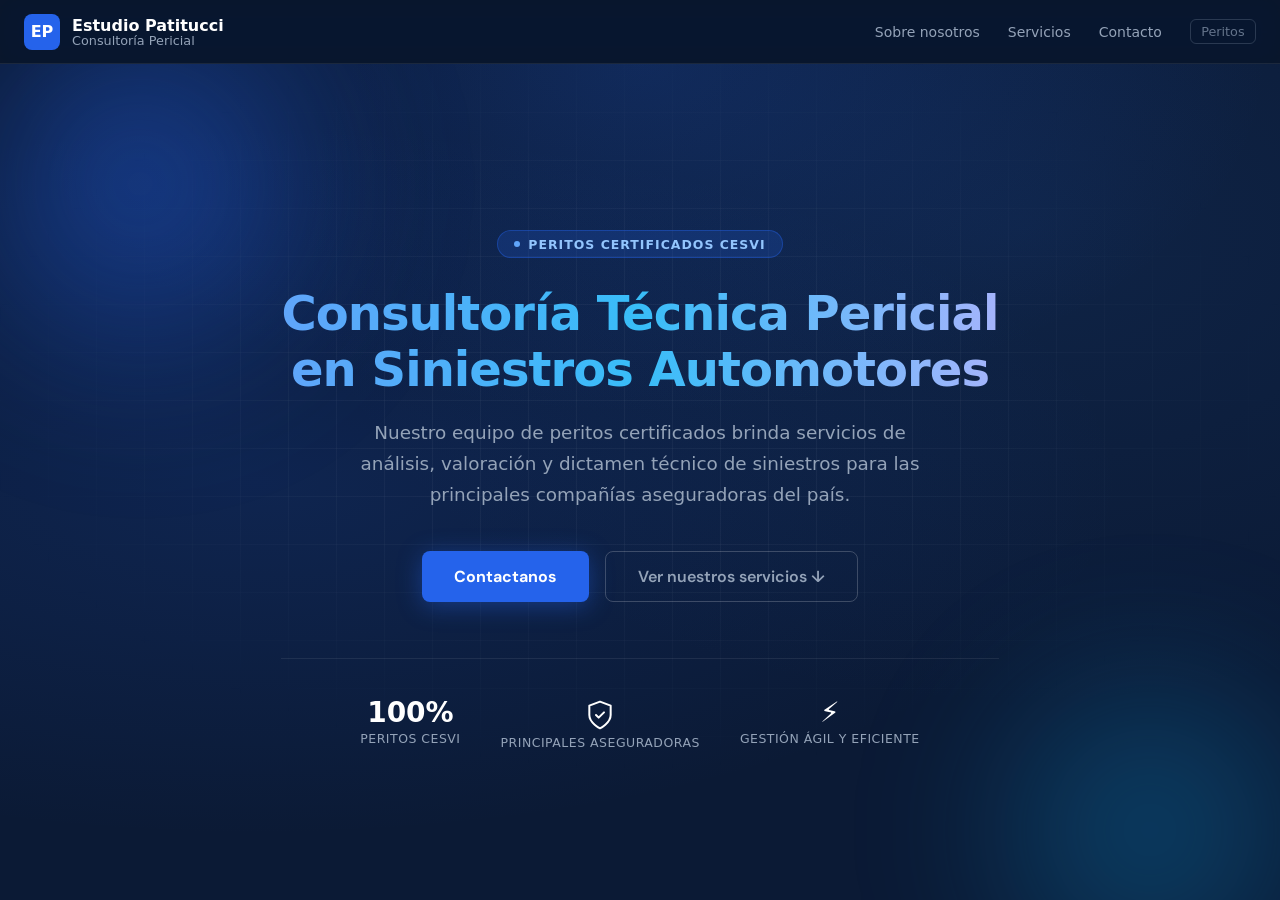
<file: companias/index.html>
<!DOCTYPE html>
<html lang="es">
<head>
<meta charset="UTF-8"/>
<meta name="viewport" content="width=device-width, initial-scale=1.0"/>

<!-- ═══ SEO PRIMARIO ════════════════════════════════════════════════════════ -->
<title>Compañías · Estudio Patitucci | Peritajes y Consultoría en Siniestros Automotores – Argentina</title>
<meta name="description" content="Estudio Patitucci: peritajes técnicos CESVI, inspecciones de siniestros automotores, auditoría de daños y consultoría pericial para aseguradoras en Argentina. Respuesta en 24/48 hs."/>
<meta name="keywords" content="peritaje automotor, perito siniestros, inspección de siniestros, CESVI Argentina, consultoría pericial, daños materiales, homologación CESVI, estudio patitucci, peritaje de autos, liquidador de siniestros"/>
<meta name="author" content="Estudio Patitucci"/>
<meta name="robots" content="index, follow"/>
<link rel="canonical" href="https://estudiopatitucci.com.ar/companias/"/>

<!-- ═══ GEO / IDIOMA ════════════════════════════════════════════════════════ -->
<meta name="geo.region" content="AR"/>
<meta name="geo.placename" content="Argentina"/>
<meta http-equiv="content-language" content="es-AR"/>

<!-- ═══ OPEN GRAPH (Facebook, WhatsApp, LinkedIn, IA crawlers) ═════════════ -->
<meta property="og:type" content="website"/>
<meta property="og:url" content="https://estudiopatitucci.com.ar/"/>
<meta property="og:title" content="Estudio Patitucci | Peritajes en Siniestros Automotores"/>
<meta property="og:description" content="Consultoría técnica pericial en siniestros automotores. Peritajes CESVI, inspecciones y auditoría de daños para aseguradoras. Argentina, 24/48 hs."/>
<meta property="og:image" content="https://estudiopatitucci.com.ar/og-image.jpg"/>
<meta property="og:locale" content="es_AR"/>
<meta property="og:site_name" content="Estudio Patitucci"/>

<!-- ═══ TWITTER / X CARD ════════════════════════════════════════════════════ -->
<meta name="twitter:card" content="summary_large_image"/>
<meta name="twitter:title" content="Estudio Patitucci | Peritajes en Siniestros Automotores"/>
<meta name="twitter:description" content="Consultoría técnica pericial en siniestros automotores. Peritajes CESVI, inspecciones y auditoría de daños. Argentina."/>
<meta name="twitter:image" content="https://estudiopatitucci.com.ar/og-image.jpg"/>

<!-- ═══ SCHEMA.ORG — DATOS ESTRUCTURADOS (Google + IA) ════════════════════ -->
<script type="application/ld+json">
{
  "@context": "https://schema.org",
  "@type": "ProfessionalService",
  "name": "Estudio Patitucci",
  "description": "Consultoría técnica pericial en siniestros automotores. Peritajes CESVI, inspecciones de daños y auditoría para aseguradoras en Argentina.",
  "url": "https://estudiopatitucci.com.ar/",
  "logo": "https://estudiopatitucci.com.ar/og-image.jpg",
  "image": "https://estudiopatitucci.com.ar/og-image.jpg",
  "telephone": "+54",
  "email": "mariano.patitucci35@gmail.com",
  "address": {
    "@type": "PostalAddress",
    "addressCountry": "AR"
  },
  "areaServed": {
    "@type": "Country",
    "name": "Argentina"
  },
  "serviceType": [
    "Peritaje automotor",
    "Inspección de siniestros",
    "Consultoría pericial CESVI",
    "Auditoría de daños materiales",
    "Homologación CESVI"
  ]
}
</script>
<!-- PWA -->

<meta name="theme-color" content="#1a1a6e"/>
<meta name="mobile-web-app-capable" content="yes"/>
<meta name="apple-mobile-web-app-capable" content="yes"/>
<meta name="apple-mobile-web-app-status-bar-style" content="black-translucent"/>
<meta name="apple-mobile-web-app-title" content="EP Inspecciones"/>
<link rel="apple-touch-icon" id="apple-touch-icon" href="../icon.svg"/>
<link rel="icon" type="image/svg+xml" href="../icon.svg"/>
<link href="https://fonts.googleapis.com/css2?family=DM+Sans:wght@300;400;500;600&family=DM+Mono:wght@400;500&display=swap" rel="stylesheet"/>
<link rel="stylesheet" href="../styles.css">

<style>
.lp-hero{flex-shrink:0}
.lp-hero-content{max-width:920px}
.fork{display:grid;grid-template-columns:1fr 1fr;gap:1.1rem;margin-top:2.25rem;text-align:left}
.fork a{display:flex;flex-direction:column;gap:.55rem;text-decoration:none;border-radius:16px;padding:1.6rem 1.5rem;transition:transform .15s,box-shadow .15s}
.fork a:hover{transform:translateY(-3px)}
.fk-co{background:rgba(255,255,255,.06);border:1px solid rgba(147,197,253,.35);color:#fff}
.fk-pa{background:rgba(255,255,255,.06);border:1px solid rgba(147,197,253,.35);color:#fff}
.fk-ico{font-size:1.7rem}.fk-t{font-size:1.3rem;font-weight:800}.fk-d{font-size:.95rem;line-height:1.5;opacity:.85}
.fk-b{margin-top:auto;padding-top:.6rem;font-weight:700;font-size:.95rem}
.fk-co .fk-b,.fk-pa .fk-b{color:#93c5fd}
@media(max-width:700px){.fork{grid-template-columns:1fr}}
.lp-nav-links a.lp-nav-peritos{color:#64748b;font-size:.8rem;padding:.25rem .65rem;border:1px solid rgba(148,163,184,.25);border-radius:6px}
.lp-nav-links a.lp-nav-peritos:hover{color:#cbd5e1;border-color:rgba(148,163,184,.5)}
@media(max-width:700px){.lp-nav{padding:0 .9rem}.lp-nav-links{display:flex;gap:.6rem}.lp-nav-links a:not(.lp-nav-peritos){display:none}.lp-nav-name{white-space:nowrap}}
.lp-contacto-part{margin-top:.5rem;font-size:.9rem}.lp-contacto-part a{color:#93c5fd;font-weight:600;text-decoration:none}.lp-contacto-part a:hover{text-decoration:underline}
.lp-hero-title{text-wrap:balance}
</style>
</head>
<body>
<div id="landing-page">
  <nav class="lp-nav">
    <a class="lp-nav-brand" href="../">
      <div class="lp-nav-logo">EP</div>
      <div class="lp-nav-name">Estudio Patitucci<span>Consultoría Pericial</span></div>
    </a>
    <div class="lp-nav-links">
      <a href="#" onclick="document.getElementById('lp-sobre').scrollIntoView({behavior:'smooth'});return false">Sobre nosotros</a>
      <a href="#" onclick="document.querySelector('.lp-services').scrollIntoView({behavior:'smooth'});return false">Servicios</a>
      <a href="#" onclick="document.getElementById('lp-contacto').scrollIntoView({behavior:'smooth'});return false">Contacto</a>
      <a href="../#ingresar" class="lp-nav-peritos">Peritos</a>
    </div>
  </nav>
  <section class="lp-hero">
    <div class="lp-hero-bg"></div>
    <div class="lp-hero-grid"></div>
    <div class="lp-hero-content">
      <div class="lp-hero-badge">Peritos certificados CESVI</div>
      <h1 class="lp-hero-title">Consultoría Técnica Pericial<span class="lp-hl">en Siniestros Automotores</span></h1>
      <p class="lp-hero-sub">Nuestro equipo de peritos certificados brinda servicios de análisis, valoración y dictamen técnico de siniestros para las principales compañías aseguradoras del país.</p>
      <div class="lp-cta-group">
        <button class="lp-btn-primary" onclick="document.getElementById('lp-contacto').scrollIntoView({behavior:'smooth'})">Contactanos</button>
        <button class="lp-btn-ghost" onclick="document.querySelector('.lp-services').scrollIntoView({behavior:'smooth'})">Ver nuestros servicios ↓</button>
      </div>
      <div class="lp-hero-stats">
        <div><div class="lp-stat-number">100%</div><div class="lp-stat-label">Peritos CESVI</div></div>
        <div style="text-align:center"><div class="lp-stat-number" style="display:flex;align-items:center;justify-content:center"><svg width="32" height="32" viewBox="0 0 24 24" fill="none" stroke="#fff" stroke-width="1.5" stroke-linecap="round" stroke-linejoin="round"><path d="M12 22s8-4 8-10V5l-8-3-8 3v7c0 6 8 10 8 10z"/><path d="M9 12l2 2 4-4"/></svg></div><div class="lp-stat-label">Principales Aseguradoras</div></div>
        <div><div class="lp-stat-number">⚡</div><div class="lp-stat-label">Gestión ágil y eficiente</div></div>
      </div>
    </div>
  </section>
  <!-- SOBRE NOSOTROS -->
  <section class="lp-sobre" id="lp-sobre">
    <div class="lp-sobre-inner">
      <div class="lp-sobre-text">
        <div class="lp-section-tag">Quiénes somos</div>
        <h2 class="lp-section-title" style="text-align:left">Sobre Nosotros</h2>
        <p>Con más de 20 años de trayectoria, somos expertos en la gestión integral de siniestros. Asesoramos a compañías de seguros, siempre priorizando la responsabilidad, la honestidad y la adaptabilidad para ofrecer soluciones eficientes y personalizadas.</p>
        <p>Nuestra prioridad es garantizar la satisfacción de nuestros clientes.</p>
      </div>
      <div class="lp-sobre-years">
        <div class="lp-sobre-num">+20</div>
        <div class="lp-sobre-label">Años de trayectoria</div>
        <div class="lp-sobre-sub">Expertos en gestión integral de siniestros para las principales aseguradoras del país</div>
      </div>
    </div>
  </section>

  <!-- MISIÓN / VISIÓN / VALORES -->
  <section class="lp-mvv">
    <div class="lp-section-header">
      <div class="lp-section-tag">Nuestra esencia</div>
      <h2 class="lp-section-title">Misión, Visión y Valores</h2>
      <p class="lp-section-desc" style="margin-top:.75rem">Integridad. Dedicación. Excelencia. Adaptabilidad.</p>
    </div>
    <div class="lp-mvv-grid">
      <div class="lp-mvv-card">
        <div class="lp-mvv-icon"><svg width="26" height="26" viewBox="0 0 24 24" fill="none" stroke="#2563eb" stroke-width="1.5" stroke-linecap="round" stroke-linejoin="round"><circle cx="12" cy="12" r="10"/><circle cx="12" cy="12" r="6"/><circle cx="12" cy="12" r="2"/></svg></div>
        <div class="lp-mvv-title">Misión</div>
        <p class="lp-mvv-text">Brindar un servicio de peritaje automotriz independiente, objetivo y transparente, asegurando la correcta valoración de los daños y contribuyendo a la resolución eficiente de los siniestros.</p>
      </div>
      <div class="lp-mvv-card">
        <div class="lp-mvv-icon"><svg width="26" height="26" viewBox="0 0 24 24" fill="none" stroke="#2563eb" stroke-width="1.5" stroke-linecap="round" stroke-linejoin="round"><path d="M1 12s4-8 11-8 11 8 11 8-4 8-11 8-11-8-11-8z"/><circle cx="12" cy="12" r="3"/></svg></div>
        <div class="lp-mvv-title">Visión</div>
        <p class="lp-mvv-text">Colaborar a un sistema justo y transparente donde el peritaje automotor sea un proceso ágil, contribuyendo a la mejora continua de la industria aseguradora.</p>
      </div>
      <div class="lp-mvv-card">
        <div class="lp-mvv-icon"><svg width="26" height="26" viewBox="0 0 24 24" fill="none" stroke="#2563eb" stroke-width="1.5" stroke-linecap="round" stroke-linejoin="round"><path d="M6 3h12l4 6-10 13L2 9z"/><path d="M2 9h20"/><path d="M6 3l4 6M18 3l-4 6"/></svg></div>
        <div class="lp-mvv-title">Valores</div>
        <p class="lp-mvv-text">Integridad. Dedicación. Excelencia. Adaptabilidad.</p>
      </div>
    </div>
    <div class="lp-valores-grid" style="max-width:1000px;margin:1.5rem auto 0;display:grid;grid-template-columns:repeat(auto-fit,minmax(280px,1fr));gap:1rem">
      <div class="lp-valor-item">
        <div class="lp-valor-dot"></div>
        <div><div class="lp-valor-title">Compromiso</div><div class="lp-valor-text">Asumir con responsabilidad cada caso, brindando un servicio de calidad y cumpliendo con los plazos establecidos.</div></div>
      </div>
      <div class="lp-valor-item">
        <div class="lp-valor-dot"></div>
        <div><div class="lp-valor-title">Servicio al cliente</div><div class="lp-valor-text">Atender las necesidades de asegurados y aseguradoras con empatía, respeto y profesionalismo.</div></div>
      </div>
      <div class="lp-valor-item">
        <div class="lp-valor-dot"></div>
        <div><div class="lp-valor-title">Actualización constante</div><div class="lp-valor-text">Mantenerse al día con las últimas novedades en vehículos, tecnologías y regulaciones del sector asegurador.</div></div>
      </div>
    </div>
  </section>

  <section class="lp-services">
    <div class="lp-section-header">
      <div class="lp-section-tag">Lo que hacemos</div>
      <h2 class="lp-section-title">Nuestros Servicios Periciales</h2>
      <p class="lp-section-desc">Soluciones técnicas especializadas para la valoración y dictamen de siniestros automotores bajo estándares de calidad internacional.</p>
    </div>
    <div class="lp-services-grid">
      <div class="lp-svc-card">
        <div class="lp-svc-icon">📋</div>
        <div class="lp-svc-title">Peritajes Técnicos CESVI</div>
        <p class="lp-svc-desc">Valoración de daños materiales y dictámenes técnicos realizados exclusivamente por peritos certificados. Informes con respaldo técnico y validez ante grandes aseguradoras.</p>
        <span class="lp-svc-badge">Certificación CESVI</span>
      </div>
      <div class="lp-svc-card">
        <div class="lp-svc-icon">🔍</div>
        <div class="lp-svc-title">Auditoría y Consultoría</div>
        <p class="lp-svc-desc">Verificación física de unidades y detección de inconsistencias técnicas. Asesoramiento especializado para compañías aseguradoras líderes del mercado.</p>
        <span class="lp-svc-badge">Prevención de fraude</span>
      </div>
      <div class="lp-svc-card">
        <div class="lp-svc-icon">🛡️</div>
        <div class="lp-svc-title">Inspecciones de Siniestros</div>
        <p class="lp-svc-desc">Realizamos inspecciones remotas y presenciales, negociaciones y cierres, destrucciones totales, gestión de rezagos e investigación de posibles fraudes.</p>
        <span class="lp-svc-badge">Div. Seguros</span>
      </div>
    </div>
  </section>
  <!-- NUESTRO PROCESO -->
  <section class="lp-proceso" id="lp-proceso">
    <div class="lp-section-header">
      <div class="lp-section-tag">Cómo trabajamos</div>
      <h2 class="lp-section-title">Nuestro Proceso</h2>
      <p class="lp-section-desc">Un flujo previsible y trazable: la aseguradora sabe en todo momento en qué etapa está cada siniestro.</p>
    </div>
    <div class="lp-timeline">
      <div class="lp-step">
        <div class="lp-step-num">01</div>
        <h3>Recepción</h3>
        <p>Recibimos el siniestro y validamos la documentación de la aseguradora en el día.</p>
      </div>
      <div class="lp-step">
        <div class="lp-step-num">02</div>
        <h3>Inspección</h3>
        <p>Relevamiento técnico del vehículo, presencial o remoto, con registro fotográfico completo.</p>
      </div>
      <div class="lp-step">
        <div class="lp-step-num">03</div>
        <h3>Informe CESVI</h3>
        <p>Auditoría de daños y presupuesto homologado bajo norma CESVI, con respaldo técnico.</p>
      </div>
      <div class="lp-step">
        <div class="lp-step-num">04</div>
        <h3>Entrega</h3>
        <p>Informe final cerrado y trazable, con un tiempo de entrega promedio de 24/48 hs.</p>
      </div>
    </div>
  </section>

  <!-- POR QUÉ ELEGIRNOS -->
  <section class="lp-porque">
    <div class="lp-section-header">
      <div class="lp-section-tag">Nuestras ventajas</div>
      <h2 class="lp-section-title">¿Por qué elegirnos?</h2>
    </div>
    <div class="lp-porque-grid">
      <div class="lp-pq-item"><div class="lp-pq-check"><svg width="18" height="18" viewBox="0 0 24 24" fill="none" stroke="white" stroke-width="1.8" stroke-linecap="round" stroke-linejoin="round"><rect x="3" y="3" width="18" height="13" rx="2"/><path d="M9 21h6M12 16v5"/><path d="M7 8h10M7 12h6"/></svg></div><span class="lp-pq-text">Staff de inspectores certificados en CESVI</span></div>
      <div class="lp-pq-item"><div class="lp-pq-check"><svg width="18" height="18" viewBox="0 0 24 24" fill="none" stroke="white" stroke-width="1.8" stroke-linecap="round" stroke-linejoin="round"><rect x="2" y="3" width="20" height="13" rx="2"/><path d="M2 20h20"/></svg></div><span class="lp-pq-text">Equipo administrativo para satisfacer las demandas online</span></div>
      <div class="lp-pq-item"><div class="lp-pq-check"><svg width="18" height="18" viewBox="0 0 24 24" fill="none" stroke="white" stroke-width="1.8" stroke-linecap="round" stroke-linejoin="round"><path d="M12 2C8.13 2 5 5.13 5 9c0 5.25 7 13 7 13s7-7.75 7-13c0-3.87-3.13-7-7-7z"/><circle cx="12" cy="9" r="2.5"/></svg></div><span class="lp-pq-text">Amplia cobertura de servicio en zona GBA y CABA</span></div>
      <div class="lp-pq-item"><div class="lp-pq-check"><svg width="18" height="18" viewBox="0 0 24 24" fill="none" stroke="white" stroke-width="1.8" stroke-linecap="round" stroke-linejoin="round"><path d="M12 22s8-4 8-10V5l-8-3-8 3v7c0 6 8 10 8 10z"/><circle cx="11" cy="11" r="2.5"/><path d="M13.5 13.5l1.5 1.5"/></svg></div><span class="lp-pq-text">Detección temprana de fraudes</span></div>
      <div class="lp-pq-item"><div class="lp-pq-check"><svg width="18" height="18" viewBox="0 0 24 24" fill="none" stroke="white" stroke-width="1.8" stroke-linecap="round" stroke-linejoin="round"><polyline points="22 17 13 8 9 12 2 7"/><polyline points="16 17 22 17 22 11"/></svg></div><span class="lp-pq-text">Reducción de costo por siniestro</span></div>
      <div class="lp-pq-item"><div class="lp-pq-check"><svg width="18" height="18" viewBox="0 0 24 24" fill="none" stroke="white" stroke-width="1.8" stroke-linecap="round" stroke-linejoin="round"><circle cx="12" cy="12" r="10"/><polyline points="12 6 12 12 16 14"/></svg></div><span class="lp-pq-text">Cumplimiento de plazos establecidos</span></div>
    </div>
  </section>

  <!-- SISTEMA -->
  <section class="lp-sistema">
    <div class="lp-sistema-inner">
      <div class="lp-section-tag">Sistema propio</div>
      <h2>Cada siniestro, bajo control en tiempo real.</h2>
      <p class="lp-sistema-desc">Cada inspección vive en nuestro sistema con estado actualizado. La aseguradora sabe exactamente en qué etapa está cada caso, sin llamados ni mails de seguimiento.</p>
      <ul class="lp-sistema-list">
        <li><div class="lp-sistema-check">✓</div>Estado de cada caso actualizado en tiempo real</li>
        <li><div class="lp-sistema-check">✓</div>Registro fotográfico y trazabilidad total del siniestro</li>
        <li><div class="lp-sistema-check">✓</div>Carga directa en los sistemas de la aseguradora</li>
      </ul>
    </div>
  </section>

  <!-- CONTACTO -->
  <section class="lp-contacto" id="lp-contacto">
    <div class="lp-section-header">
      <div class="lp-section-tag">Escribinos</div>
      <h2 class="lp-section-title">Contacto</h2>
      <p class="lp-section-desc">¿Sos una compañía de seguros? Escribinos y te respondemos en 24/48 hs.</p>
      <p class="lp-section-desc lp-contacto-part">¿Sos particular? <a href="../particulares/#consulta">Hacé tu consulta acá →</a></p>
    </div>
    <div class="lp-contacto-inner">
      <div class="lp-contacto-email">
        <span style="font-size:1.25rem">✉️</span>
        <a href="mailto:patitucciestudio@gmail.com">patitucciestudio@gmail.com</a>
      </div>
      <form class="lp-form" onsubmit="epContacto(event)">
        <input type="text" id="lp-nombre" placeholder="Tu nombre *" required>
        <input type="email" id="lp-email" placeholder="Tu email *" inputmode="email" required>
        <input type="text" id="lp-empresa" placeholder="Empresa / Compañía">
        <input type="tel" id="lp-telefono" placeholder="Teléfono" inputmode="tel" pattern="[0-9+\-() ]{7,20}" oninput="this.value=this.value.replace(/[^0-9+\-()\ ]/g,'').slice(0,20)">
        <textarea id="lp-mensaje" placeholder="Tu mensaje... *" required></textarea>
        <button type="submit">Enviar mensaje →</button>
      </form>
    </div>
  </section>

  <section class="lp-certifications">
    <div class="lp-cert-inner">
      <div>
        <div class="lp-section-tag">Nuestra formación</div>
        <h2 class="lp-section-title" style="font-size:1.75rem">Equipo certificado y con experiencia comprobada</h2>
        <p class="lp-section-desc" style="text-align:left">Todos los integrantes del equipo son peritos formados y certificados por CESVI, con trayectoria en compañías aseguradoras líderes del mercado argentino.</p>
        <ul class="lp-cert-list">
          <li>Peritos certificados por CESVI Argentina</li>
          <li>Experiencia con grandes aseguradoras líderes</li>
          <li>Estándares de valoración internacionales</li>
          <li>Identificación y verificación de unidades</li>
        </ul>
      </div>
      <div class="lp-cert-cards">
        <div class="lp-cert-card"><div class="lp-cert-card-icon">🏆</div><div class="lp-cert-card-title">CESVI</div><div class="lp-cert-card-sub">Certificación oficial</div></div>
        <div class="lp-cert-card"><div class="lp-cert-card-icon">⚡</div><div class="lp-cert-card-title">24/48 hs</div><div class="lp-cert-card-sub">Respuesta máx.</div></div>
      </div>
    </div>
  </section>
  <footer class="lp-footer">
    <p class="lp-footer-text"><strong>Estudio Patitucci</strong> — Consultoría Técnica Pericial en Siniestros Automotores</p>
    <p class="lp-footer-copy">© Todos los derechos reservados</p>
  </footer>
</div>

<!-- ═══ EFECTOS (modernización) ═══ -->
<style id="fx-css">
/* Menú translúcido */
.lp-nav{background:rgba(10,22,40,.72)!important;backdrop-filter:saturate(160%) blur(14px);-webkit-backdrop-filter:saturate(160%) blur(14px);transition:box-shadow .3s,background .3s}
.lp-nav.fx-scrolled{background:rgba(7,15,31,.88)!important;box-shadow:0 8px 30px rgba(0,0,0,.35)}
/* Fondo con movimiento suave en la portada */
.lp-hero{isolation:isolate}
.lp-hero-bg::before,.lp-hero-bg::after{content:'';position:absolute;border-radius:50%;filter:blur(70px);opacity:.55;will-change:transform}
.lp-hero-bg::before{width:520px;height:520px;left:-120px;top:-140px;background:radial-gradient(circle,#2563eb 0%,transparent 65%);animation:fx-float1 18s ease-in-out infinite alternate}
.lp-hero-bg::after{width:460px;height:460px;right:-100px;bottom:-160px;background:radial-gradient(circle,#0ea5e9 0%,transparent 65%);opacity:.35;animation:fx-float2 22s ease-in-out infinite alternate}
@keyframes fx-float1{to{transform:translate(160px,90px) scale(1.15)}}
@keyframes fx-float2{to{transform:translate(-140px,-70px) scale(1.1)}}
.lp-hero-grid{display:block!important;position:absolute;inset:0;background-image:linear-gradient(rgba(148,163,184,.07) 1px,transparent 1px),linear-gradient(90deg,rgba(148,163,184,.07) 1px,transparent 1px);background-size:48px 48px;-webkit-mask-image:radial-gradient(ellipse 70% 60% at 50% 40%,#000 30%,transparent 75%);mask-image:radial-gradient(ellipse 70% 60% at 50% 40%,#000 30%,transparent 75%)}
/* Título con degradé */
.lp-hero-title{background:linear-gradient(90deg,#60a5fa 0%,#38bdf8 25%,#a5b4fc 50%,#38bdf8 75%,#60a5fa 100%);-webkit-background-clip:text;background-clip:text;color:transparent!important;-webkit-text-fill-color:transparent;background-size:200% auto;animation:fx-shine 8s linear infinite}
.lp-hero-title .lp-hl{color:transparent!important;background:none}
@keyframes fx-shine{to{background-position:200% center}}
/* Entrada de la portada */
.lp-hero-content>*{animation:fx-up .8s cubic-bezier(.2,.7,.2,1) both}
.lp-hero-content>*:nth-child(2){animation-delay:.08s}.lp-hero-content>*:nth-child(3){animation-delay:.16s}.lp-hero-content>*:nth-child(4){animation-delay:.26s}
@keyframes fx-up{from{opacity:0;transform:translateY(22px)}to{opacity:1;transform:none}}
/* Tarjetas de elección: luz que sigue al mouse */
.fork a{position:relative;overflow:hidden;backdrop-filter:blur(6px);-webkit-backdrop-filter:blur(6px)}
.fork a::before{content:'';position:absolute;inset:0;background:radial-gradient(380px circle at var(--mx,50%) var(--my,0%),rgba(96,165,250,.20),transparent 45%);opacity:0;transition:opacity .3s;pointer-events:none}
.fork a:hover::before{opacity:1}
.fork a:hover{border-color:rgba(147,197,253,.7)!important;box-shadow:0 18px 40px rgba(2,8,23,.45),0 0 0 1px rgba(147,197,253,.15) inset}
.fork a>*{position:relative}
.fk-ico{width:46px;height:46px;border-radius:12px;display:flex;align-items:center;justify-content:center;background:rgba(37,99,235,.18);border:1px solid rgba(147,197,253,.3);color:#93c5fd;font-size:0!important}
.fk-b{display:inline-flex;align-items:center;gap:.35rem}
.fk-b .fx-arr{transition:transform .25s}
.fork a:hover .fx-arr{transform:translateX(5px)}
/* Tarjetas en general */
.lp-svc-card,.lp-mvv-card,.lp-step,.lp-pq-item,.lp-cert-card{transition:transform .3s cubic-bezier(.2,.7,.2,1),border-color .3s,box-shadow .3s!important}
.lp-svc-card:hover,.lp-mvv-card:hover,.lp-step:hover,.lp-pq-item:hover,.lp-cert-card:hover{transform:translateY(-4px);border-color:rgba(147,197,253,.35)!important;box-shadow:0 16px 36px rgba(2,8,23,.4)}
/* Aparición al hacer scroll */
.fx-rv{opacity:0;transform:translateY(26px);transition:opacity .7s cubic-bezier(.2,.7,.2,1),transform .7s cubic-bezier(.2,.7,.2,1)}
.fx-rv.fx-in{opacity:1;transform:none}
@media (prefers-reduced-motion:reduce){
  .lp-hero-bg::before,.lp-hero-bg::after,.lp-hero-title,.lp-hero-content>*{animation:none!important}
  .fx-rv{opacity:1!important;transform:none!important;transition:none!important}
}
</style>
<script id="fx-js">
(function(){
  var lp=document.getElementById('landing-page'); if(!lp) return;
  var reduce=window.matchMedia&&matchMedia('(prefers-reduced-motion: reduce)').matches;
  // Íconos de línea en las tarjetas de elección
  var IC={co:'<svg width="24" height="24" viewBox="0 0 24 24" fill="none" stroke="currentColor" stroke-width="1.7" stroke-linecap="round" stroke-linejoin="round"><path d="M3 21h18"/><path d="M5 21V7l7-4 7 4v14"/><path d="M9 21v-5h6v5"/><path d="M9 10h.01M12 10h.01M15 10h.01"/></svg>',
          pa:'<svg width="24" height="24" viewBox="0 0 24 24" fill="none" stroke="currentColor" stroke-width="1.7" stroke-linecap="round" stroke-linejoin="round"><path d="M5 17h14"/><path d="M3 17v-4l2-5a2 2 0 0 1 1.9-1.4h10.2A2 2 0 0 1 19 8l2 5v4"/><path d="M3 13h18"/><circle cx="7.5" cy="17" r="1.8"/><circle cx="16.5" cy="17" r="1.8"/></svg>'};
  var co=lp.querySelector('.fk-co .fk-ico'), pa=lp.querySelector('.fk-pa .fk-ico');
  if(co) co.innerHTML=IC.co; if(pa) pa.innerHTML=IC.pa;
  Array.prototype.forEach.call(lp.querySelectorAll('.fk-b'),function(b){ b.innerHTML=b.textContent.replace(/\s*→\s*$/,'')+' <span class="fx-arr">→</span>'; });
  // Luz que sigue al mouse
  Array.prototype.forEach.call(lp.querySelectorAll('.fork a'),function(a){
    a.addEventListener('pointermove',function(e){var r=a.getBoundingClientRect();a.style.setProperty('--mx',(e.clientX-r.left)+'px');a.style.setProperty('--my',(e.clientY-r.top)+'px');});
  });
  // Menú: sombra al hacer scroll
  var nav=lp.querySelector('.lp-nav');
  function onScroll(){ if(nav) nav.classList.toggle('fx-scrolled', lp.scrollTop>10 || window.scrollY>10); }
  lp.addEventListener('scroll',onScroll,{passive:true}); window.addEventListener('scroll',onScroll,{passive:true});
  // Aparición al hacer scroll
  if(reduce||!('IntersectionObserver' in window)) return;
  var sel='.lp-section-header,.lp-sobre-text,.lp-sobre-years,.lp-mvv-card,.lp-valor-item,.lp-svc-card,.lp-step,.lp-pq-item,.lp-sistema-inner>*,.lp-contacto-inner>*,.lp-cert-inner>div>*,.lp-cert-card';
  var els=lp.querySelectorAll(sel);
  var io=new IntersectionObserver(function(en){en.forEach(function(x){if(x.isIntersecting){x.target.classList.add('fx-in');io.unobserve(x.target);}});},{threshold:.12,rootMargin:'0px 0px -40px 0px'});
  Array.prototype.forEach.call(els,function(el){
    var sib=Array.prototype.filter.call(el.parentNode.children,function(c){return c.matches(sel);});
    var i=sib.indexOf(el); el.style.transitionDelay=Math.min(i,5)*80+'ms';
    el.classList.add('fx-rv'); io.observe(el);
  });
})();
</script>
<script>
// Formulario de contacto (mismo endpoint 'contacto' que usaba la portada)
var EP_API='https://script.google.com/macros/s/AKfycbywk-SytIxiH7suDaIjfK9ZhQ6qOlAxxAM6hEoeqr8-PKWuk0-qDMmMMxQkOx3f8HMu/exec';
function epContacto(e){
  e.preventDefault();
  var f=e.target, v=function(id){ var el=f.querySelector('#'+id); return el?el.value.trim():''; };
  var btn=f.querySelector('button[type=submit]'); btn.disabled=true; btn.textContent='Enviando...';
  var ctrl=window.AbortController?new AbortController():null, to=ctrl?setTimeout(function(){ ctrl.abort(); },30000):null;
  fetch(EP_API,{method:'POST',body:JSON.stringify({action:'contacto',nombre:v('lp-nombre'),email:v('lp-email'),empresa:v('lp-empresa'),telefono:v('lp-telefono'),mensaje:v('lp-mensaje')}),signal:ctrl?ctrl.signal:undefined})
    .then(function(r){ if(to) clearTimeout(to); return r.json(); })
    .then(function(d){
      if(d&&d.ok){ btn.textContent='✓ Mensaje enviado'; btn.style.background='#16a34a'; f.reset();
        setTimeout(function(){ btn.disabled=false; btn.textContent='Enviar mensaje →'; btn.style.background=''; },4000); }
      else { btn.disabled=false; btn.textContent='Enviar mensaje →'; alert('Error al enviar: '+((d&&d.msg)||'Intentá de nuevo.')); }
    })
    .catch(function(){ btn.disabled=false; btn.textContent='Enviar mensaje →'; alert('Error de conexión. Intentá de nuevo.'); });
}
</script>
</body>
</html>
</file>
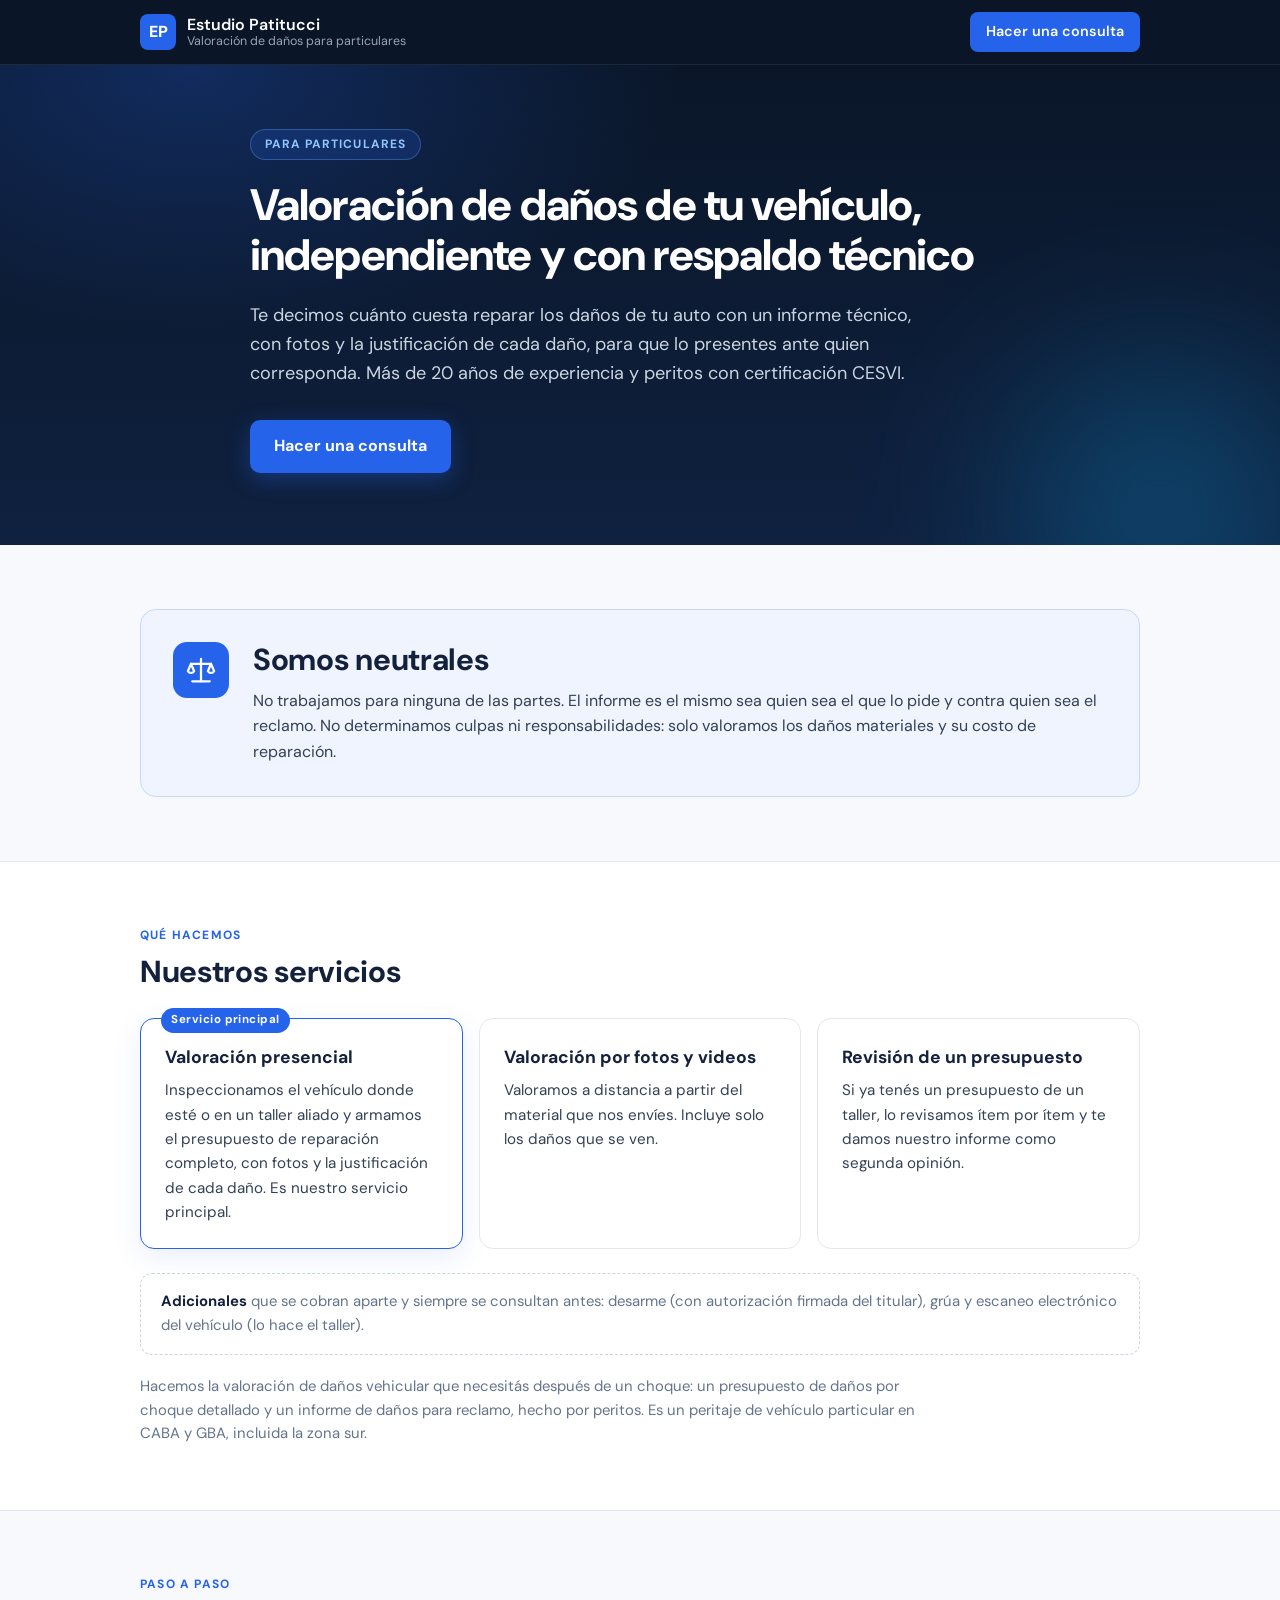
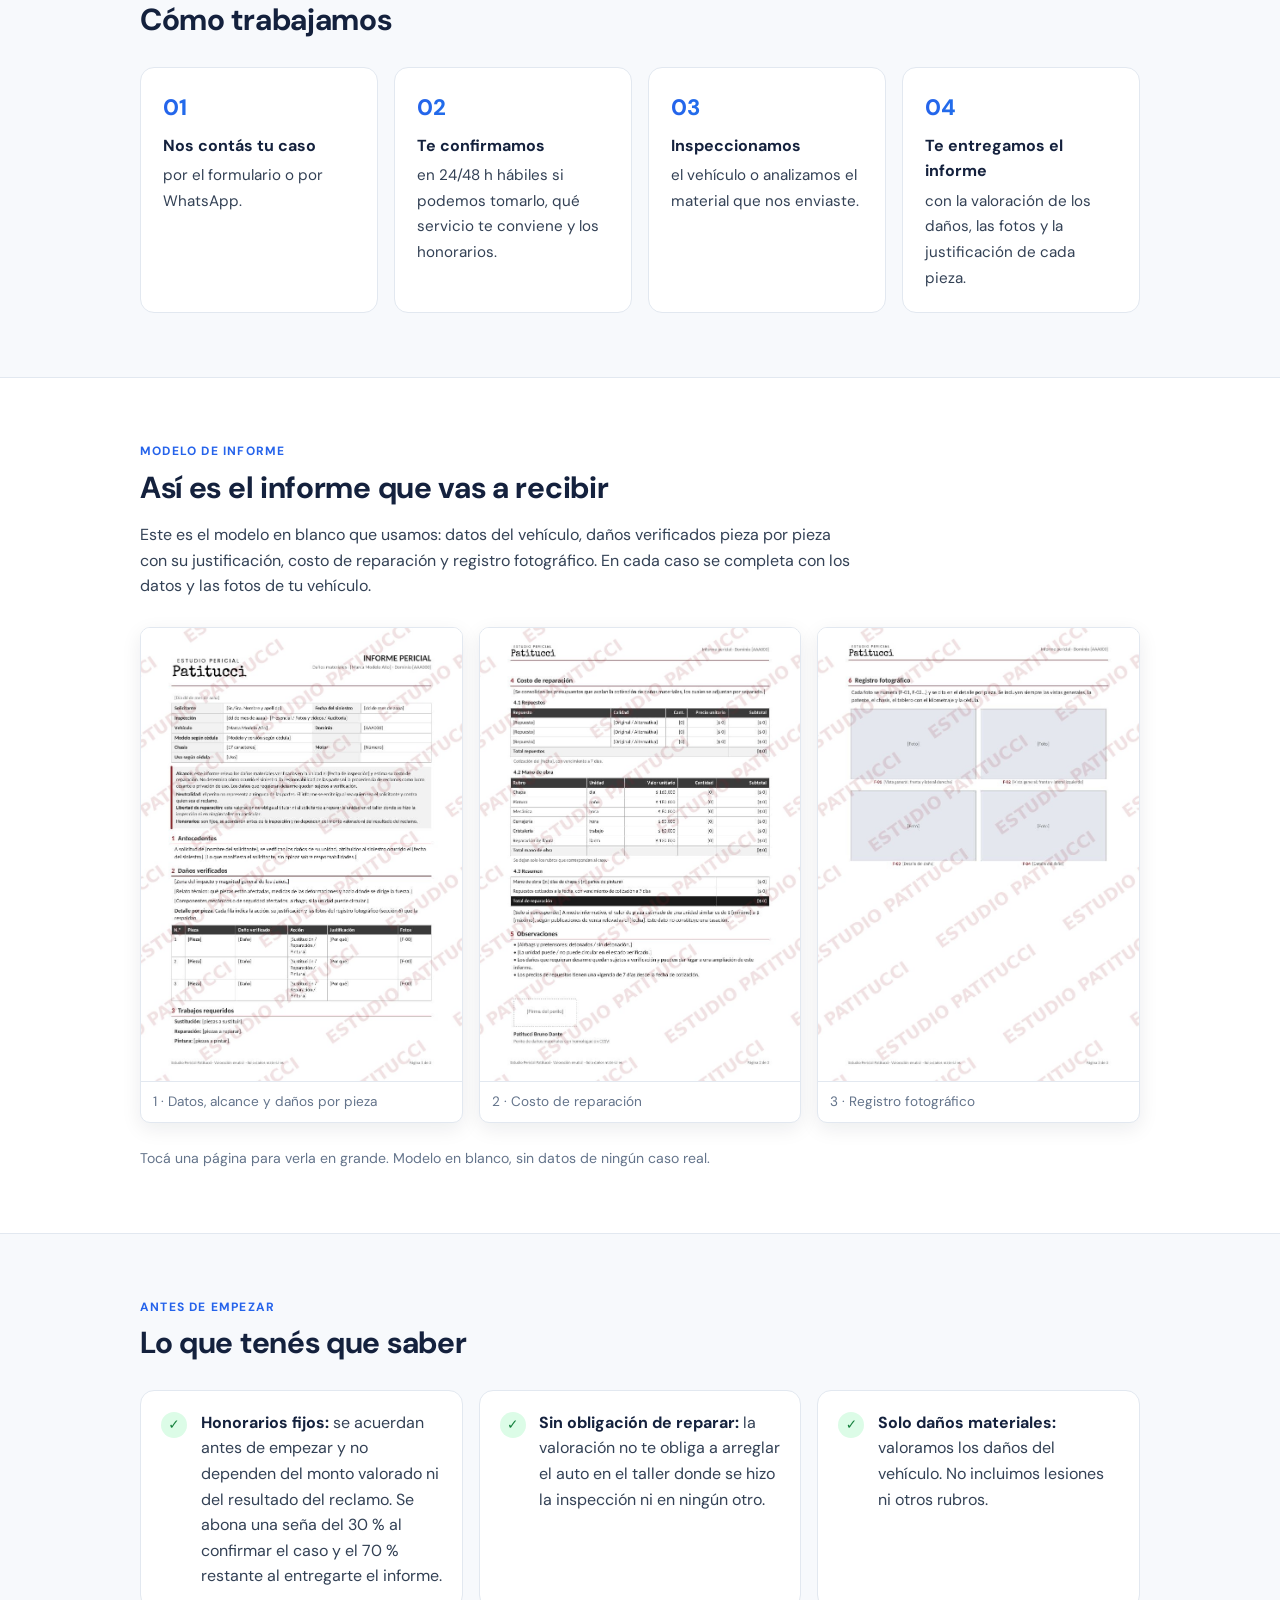
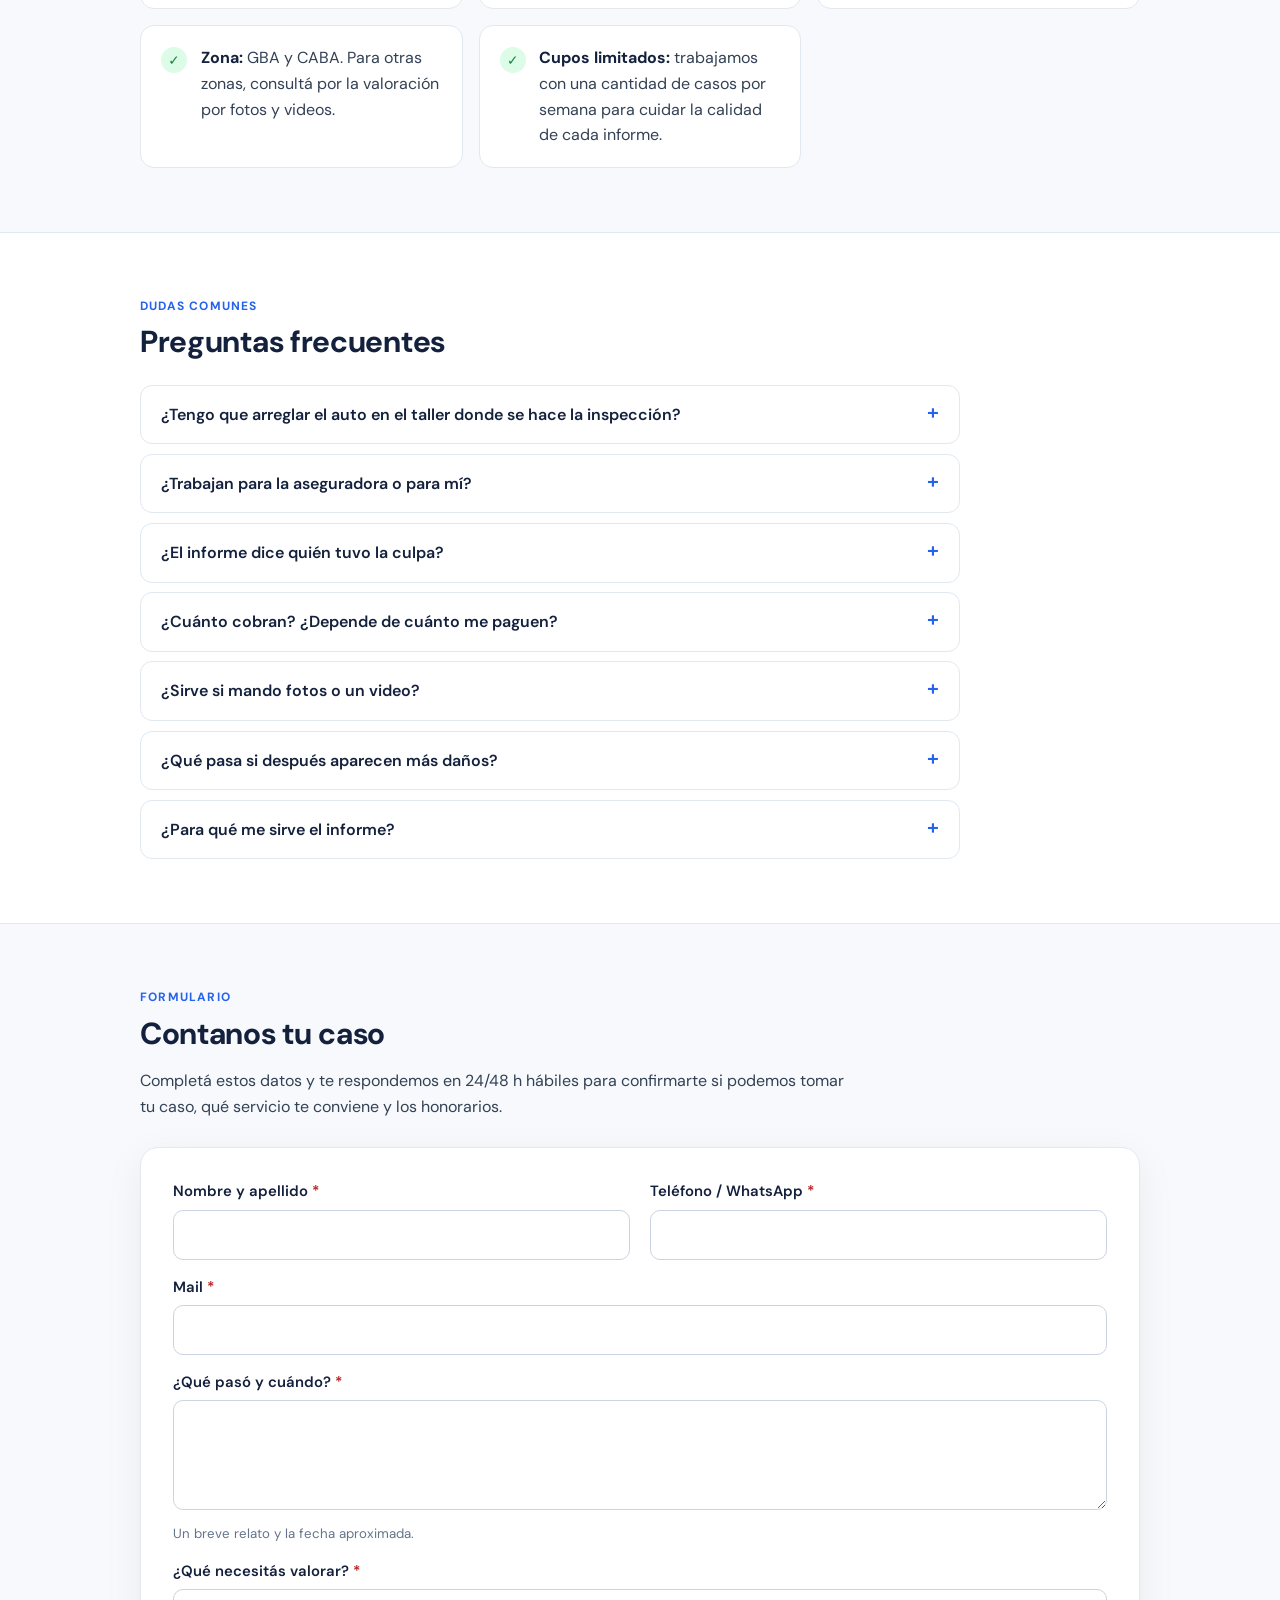
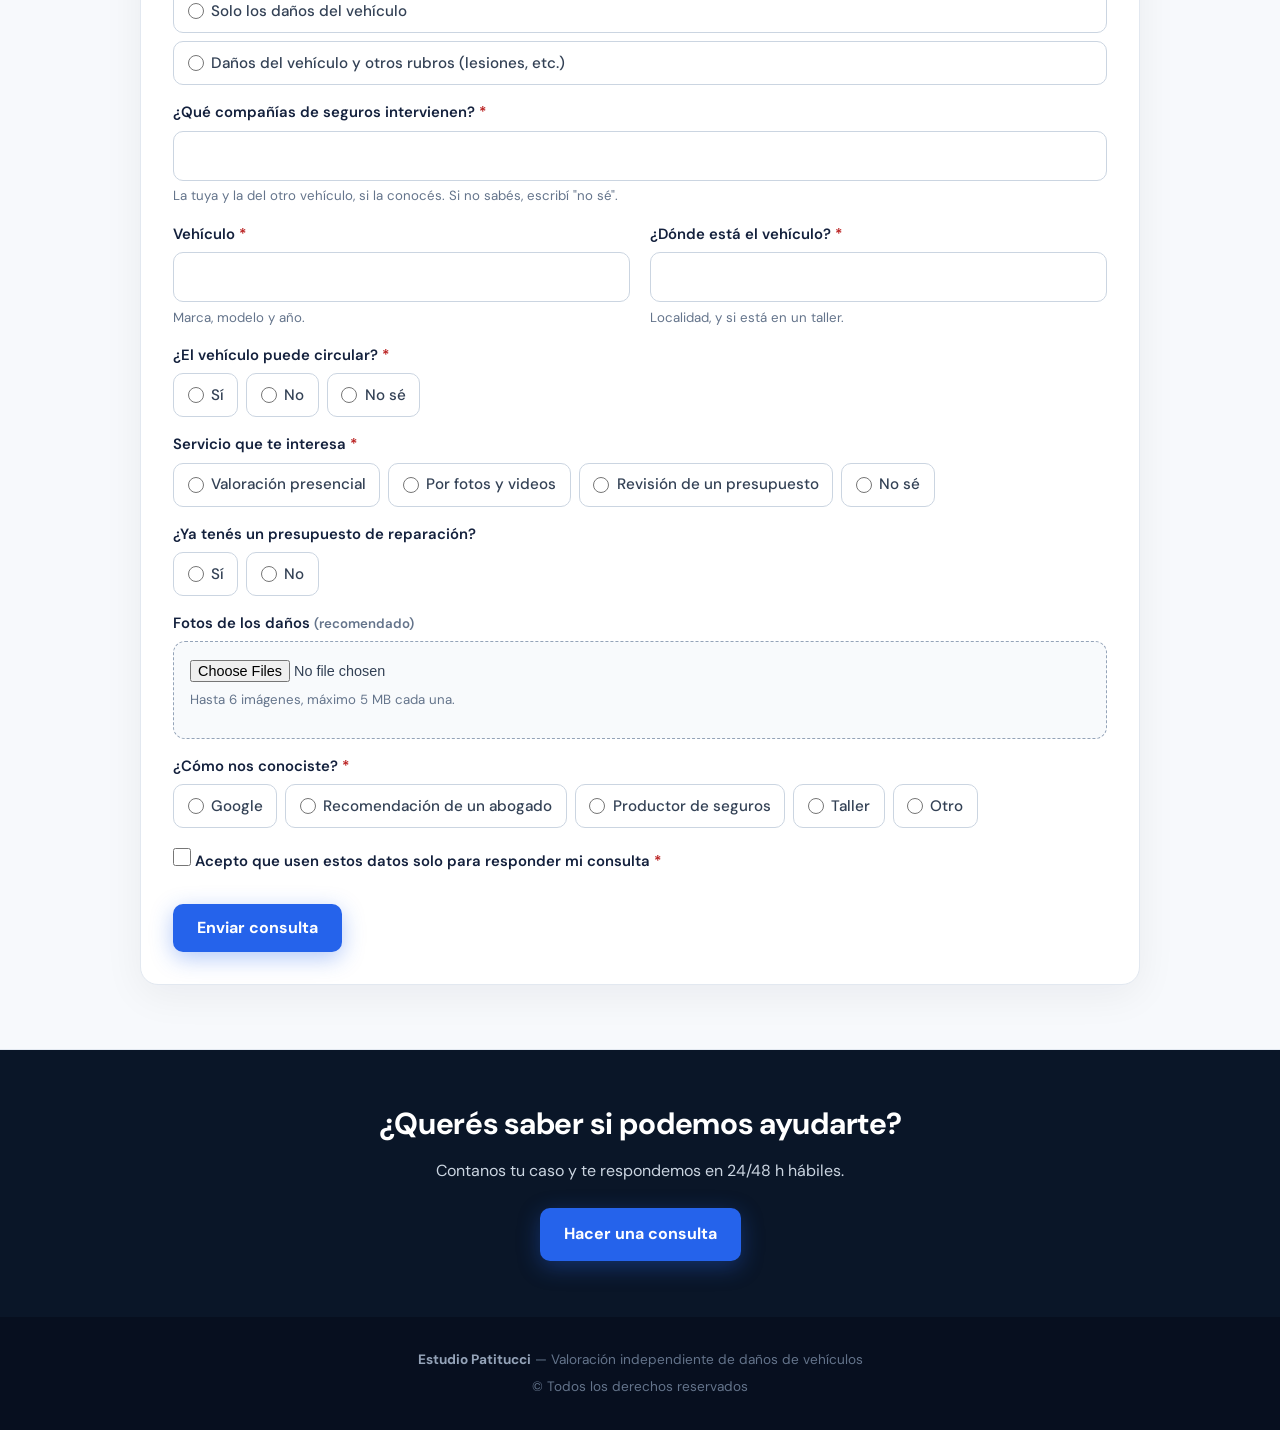
<file: particulares/index.html>
<!DOCTYPE html>
<html lang="es">
<head>
<meta charset="UTF-8"/>
<meta name="viewport" content="width=device-width, initial-scale=1.0"/>
<title>Valoración de daños de vehículos para particulares | Estudio Patitucci</title>
<meta name="description" content="Valoración independiente de los daños de tu auto, con informe técnico, fotos y justificación de cada daño. Honorarios fijos. GBA y CABA."/>
<meta name="robots" content="index, follow"/>
<link rel="canonical" href="https://estudiopatitucci.com.ar/particulares/"/>
<meta name="geo.region" content="AR-B"/>
<meta http-equiv="content-language" content="es-AR"/>

<meta property="og:type" content="website"/>
<meta property="og:url" content="https://estudiopatitucci.com.ar/particulares/"/>
<meta property="og:title" content="Valoración de daños de tu vehículo, independiente y con respaldo técnico"/>
<meta property="og:description" content="Valoración independiente de los daños de tu auto, con informe técnico, fotos y justificación de cada daño. Honorarios fijos. GBA y CABA."/>
<meta property="og:image" content="https://estudiopatitucci.com.ar/og-banner.jpg"/>
<meta property="og:locale" content="es_AR"/>
<meta property="og:site_name" content="Estudio Patitucci"/>
<meta name="twitter:card" content="summary_large_image"/>

<link rel="icon" type="image/svg+xml" href="../icon.svg"/>
<link rel="apple-touch-icon" href="../icon-192.png"/>
<meta name="theme-color" content="#0a1628"/>
<link rel="preconnect" href="https://fonts.googleapis.com"/>
<link href="https://fonts.googleapis.com/css2?family=DM+Sans:wght@400;500;600;700;800&display=swap" rel="stylesheet"/>

<script type="application/ld+json">
{
  "@context": "https://schema.org",
  "@type": "Service",
  "name": "Valoración de daños de vehículos para particulares",
  "serviceType": "Valoración de daños vehicular",
  "description": "Valoración independiente de los daños materiales de tu vehículo, con informe técnico, fotos y justificación de cada daño. Honorarios fijos.",
  "url": "https://estudiopatitucci.com.ar/particulares/",
  "areaServed": [
    {"@type": "City", "name": "Ciudad Autónoma de Buenos Aires"},
    {"@type": "AdministrativeArea", "name": "Gran Buenos Aires"}
  ],
  "provider": {
    "@type": "ProfessionalService",
    "name": "Estudio Patitucci",
    "url": "https://estudiopatitucci.com.ar/"
  }
}
</script>
<script type="application/ld+json">
{
  "@context": "https://schema.org",
  "@type": "FAQPage",
  "mainEntity": [
    {"@type":"Question","name":"¿Tengo que arreglar el auto en el taller donde se hace la inspección?","acceptedAnswer":{"@type":"Answer","text":"No. La valoración no te obliga a reparar en ningún taller en particular."}},
    {"@type":"Question","name":"¿Trabajan para la aseguradora o para mí?","acceptedAnswer":{"@type":"Answer","text":"Para ninguna de las partes. El informe es el mismo sea quien sea el que lo pide."}},
    {"@type":"Question","name":"¿El informe dice quién tuvo la culpa?","acceptedAnswer":{"@type":"Answer","text":"No. Solo valora los daños materiales y su costo de reparación."}},
    {"@type":"Question","name":"¿Cuánto cobran? ¿Depende de cuánto me paguen?","acceptedAnswer":{"@type":"Answer","text":"Son honorarios fijos, que te informamos al confirmar el caso. No dependen del monto ni del resultado."}},
    {"@type":"Question","name":"¿Sirve si mando fotos o un video?","acceptedAnswer":{"@type":"Answer","text":"Sí, pero la valoración incluye solo lo que se ve. Para algo completo conviene la inspección presencial."}},
    {"@type":"Question","name":"¿Qué pasa si después aparecen más daños?","acceptedAnswer":{"@type":"Answer","text":"Se pueden valorar en una ampliación del informe."}},
    {"@type":"Question","name":"¿Para qué me sirve el informe?","acceptedAnswer":{"@type":"Answer","text":"Para presentarlo ante quien corresponda: la otra parte, una aseguradora, una mediación o un juicio. El informe no garantiza un resultado."}}
  ]
}
</script>

<style>
*{box-sizing:border-box;margin:0;padding:0}
:root{
  --navy:#0a1628;--navy2:#0f2140;--ink:#14213d;--text:#334155;--muted:#64748b;
  --line:#e2e8f0;--bg:#f7f9fc;--card:#ffffff;
  --accent:#2563eb;--accent2:#1d4ed8;--accent-soft:#eff4ff;
  --wa:#25d366;--wa2:#1ebe5b;--ok:#15803d;--err:#b91c1c;
}
html{scroll-behavior:smooth}
body{font-family:'DM Sans',system-ui,-apple-system,'Segoe UI',sans-serif;background:var(--bg);color:var(--text);font-size:16px;line-height:1.6;-webkit-font-smoothing:antialiased}
a{color:var(--accent)}
.wrap{max-width:1040px;margin:0 auto;padding:0 1.25rem}

/* NAV */
.nav{position:sticky;top:0;z-index:50;background:var(--navy);border-bottom:1px solid rgba(255,255,255,.08)}
.nav .wrap{height:64px;display:flex;align-items:center;justify-content:space-between;gap:1rem}
.brand{display:flex;align-items:center;gap:.7rem;text-decoration:none}
.brand-logo{width:36px;height:36px;background:var(--accent);border-radius:8px;display:flex;align-items:center;justify-content:center;font-weight:800;color:#fff}
.brand-name{color:#fff;font-weight:600;line-height:1.15}
.brand-name span{display:block;color:#94a3b8;font-weight:400;font-size:.78rem}
.nav-cta{background:var(--accent);color:#fff;text-decoration:none;padding:.55rem 1rem;border-radius:8px;font-weight:600;font-size:.9rem;white-space:nowrap}
.nav-cta:hover{background:var(--accent2)}

/* HERO */
.hero{background:linear-gradient(180deg,var(--navy) 0%,var(--navy2) 100%);color:#fff;padding:4rem 0 4.5rem;position:relative;overflow:hidden}
.hero::before{content:'';position:absolute;inset:0;background:radial-gradient(ellipse 700px 380px at 15% 0%,rgba(37,99,235,.28),transparent 70%)}
.hero .wrap{position:relative;max-width:820px}
.tag{display:inline-block;font-size:.75rem;font-weight:700;letter-spacing:.09em;text-transform:uppercase;color:#93c5fd;background:rgba(37,99,235,.18);border:1px solid rgba(96,165,250,.35);padding:.3rem .85rem;border-radius:100px;margin-bottom:1.25rem}
h1{font-size:clamp(1.8rem,4.6vw,2.75rem);line-height:1.15;font-weight:800;letter-spacing:-.02em}
.hero p.lead{color:#cbd5e1;font-size:clamp(1rem,2vw,1.13rem);margin:1.25rem 0 2rem;max-width:680px}
.btns{display:flex;flex-wrap:wrap;gap:.75rem}
.btn{display:inline-flex;align-items:center;justify-content:center;gap:.5rem;padding:.85rem 1.5rem;border-radius:10px;font-weight:700;font-size:1rem;text-decoration:none;border:none;cursor:pointer;font-family:inherit;transition:background .15s,transform .15s}
.btn:hover{transform:translateY(-1px)}
.btn-primary{background:var(--accent);color:#fff;box-shadow:0 6px 22px rgba(37,99,235,.35)}
.btn-primary:hover{background:var(--accent2)}
.btn-wa{background:var(--wa);color:#06341a}
.btn-wa:hover{background:var(--wa2)}
.btn svg{flex-shrink:0}
.hero-tel{margin-top:1.25rem;color:#94a3b8;font-size:.95rem}
.hero-tel a{color:#fff;font-weight:600;text-decoration:none}

/* SECCIONES */
section.block{padding:4rem 0;border-bottom:1px solid var(--line)}
section.block.alt{background:#fff}
.sec-tag{font-size:.75rem;font-weight:700;letter-spacing:.1em;text-transform:uppercase;color:var(--accent);margin-bottom:.5rem}
h2{font-size:clamp(1.45rem,3vw,1.9rem);color:var(--ink);line-height:1.2;letter-spacing:-.01em;margin-bottom:1rem}
.sec-intro{max-width:720px;color:var(--text)}

/* NEUTRAL */
.neutral{display:grid;grid-template-columns:auto 1fr;gap:1.5rem;align-items:start;background:var(--accent-soft);border:1px solid #c7d7fe;border-radius:16px;padding:2rem}
.neutral-ico{width:56px;height:56px;border-radius:14px;background:var(--accent);display:flex;align-items:center;justify-content:center}
.neutral h2{margin-bottom:.6rem}
@media(max-width:600px){.neutral{grid-template-columns:1fr;padding:1.5rem}}

/* SERVICIOS */
.svc-grid{display:grid;grid-template-columns:repeat(auto-fit,minmax(260px,1fr));gap:1rem;margin-top:1.75rem}
.svc{background:var(--card);border:1px solid var(--line);border-radius:14px;padding:1.5rem;position:relative}
.svc.main{border-color:var(--accent);box-shadow:0 8px 28px rgba(37,99,235,.10)}
.svc-badge{position:absolute;top:-11px;left:1.25rem;background:var(--accent);color:#fff;font-size:.72rem;font-weight:700;letter-spacing:.04em;padding:.2rem .65rem;border-radius:100px}
.svc h3{color:var(--ink);font-size:1.1rem;margin-bottom:.45rem}
.svc p{font-size:.95rem}
.extras{margin-top:1.5rem;font-size:.93rem;color:var(--muted);background:#fff;border:1px dashed #cbd5e1;border-radius:12px;padding:1rem 1.25rem}
.extras strong{color:var(--ink)}
.seo-note{margin-top:1.25rem;font-size:.93rem;color:var(--muted);max-width:780px}

/* PASOS */
.steps{display:grid;grid-template-columns:repeat(auto-fit,minmax(220px,1fr));gap:1rem;margin-top:1.75rem;counter-reset:st;list-style:none}
.steps li{background:var(--card);border:1px solid var(--line);border-radius:14px;padding:1.4rem;counter-increment:st}
.steps li::before{content:counter(st,decimal-leading-zero);display:block;font-weight:800;font-size:1.4rem;color:var(--accent);margin-bottom:.4rem}
.steps strong{display:block;color:var(--ink);margin-bottom:.25rem}
.steps span{font-size:.95rem}

/* SABER */
.facts{display:grid;grid-template-columns:repeat(auto-fit,minmax(280px,1fr));gap:1rem;margin-top:1.75rem;list-style:none}
.facts li{display:flex;gap:.85rem;background:var(--card);border:1px solid var(--line);border-radius:14px;padding:1.2rem 1.25rem}
.facts .chk{flex-shrink:0;width:26px;height:26px;border-radius:50%;background:#dcfce7;color:var(--ok);display:flex;align-items:center;justify-content:center;font-weight:800;font-size:.85rem;margin-top:2px}
.facts strong{color:var(--ink)}

/* MODELO DE INFORME */
.inf-grid{display:grid;grid-template-columns:repeat(3,1fr);gap:1rem;margin-top:1.75rem}
.inf-grid figure{background:#fff;border:1px solid var(--line);border-radius:10px;overflow:hidden;box-shadow:0 6px 20px rgba(15,23,42,.08);transition:transform .15s,box-shadow .15s}
.inf-grid figure:hover{transform:translateY(-3px);box-shadow:0 12px 30px rgba(15,23,42,.14)}
.inf-grid a{display:block}
.inf-grid img{display:block;width:100%;height:auto}
/* Modelo de informe protegido: sin descarga, sin guardar imagen, sin imprimir */
#modelo-informe{-webkit-user-select:none;user-select:none;-webkit-touch-callout:none}
.inf-img{display:block;width:100%;aspect-ratio:745/1053;border:0;padding:0;margin:0;cursor:zoom-in;background:#fff center/cover no-repeat;-webkit-touch-callout:none;-webkit-user-drag:none;transition:filter .25s}
.inf-prot .inf-img,.inf-prot .inf-lb-img{filter:blur(14px)}
.inf-lb{position:fixed;inset:0;z-index:200;background:rgba(2,8,23,.88);display:none;align-items:center;justify-content:center;padding:1rem;-webkit-user-select:none;user-select:none;-webkit-touch-callout:none}
.inf-lb.on{display:flex}
.inf-lb-img{width:min(92vw,calc(88vh*745/1053));aspect-ratio:745/1053;background:#fff center/contain no-repeat;border-radius:6px;box-shadow:0 20px 60px rgba(0,0,0,.5);transition:filter .25s}
.inf-lb-x{position:absolute;top:12px;right:16px;width:44px;height:44px;border-radius:50%;border:0;background:rgba(255,255,255,.15);color:#fff;font-size:1.6rem;cursor:pointer}
.inf-lb-nav{position:absolute;top:50%;transform:translateY(-50%);width:46px;height:46px;border-radius:50%;border:0;background:rgba(255,255,255,.15);color:#fff;font-size:1.5rem;cursor:pointer}
.inf-lb-prev{left:12px}.inf-lb-next{right:12px}
@media print{#modelo-informe .inf-grid,#modelo-informe .inf-actions,.inf-lb{display:none!important}#modelo-informe .wrap::after{content:'El modelo de informe no está disponible para imprimir.';display:block;margin-top:1rem;font-style:italic}}
.inf-grid figcaption{font-size:.85rem;color:var(--muted);padding:.55rem .75rem;border-top:1px solid var(--line)}
.inf-actions{margin-top:1.5rem;display:flex;flex-wrap:wrap;gap:.75rem;align-items:center}
.inf-note{font-size:.88rem;color:var(--muted)}
.btn-out{background:#fff;color:var(--accent);border:1.5px solid var(--accent)}
.btn-out:hover{background:var(--accent-soft)}
@media(max-width:680px){.inf-grid{grid-template-columns:repeat(3,minmax(0,1fr));gap:.5rem}.inf-grid figcaption{font-size:.72rem;padding:.4rem .45rem}}

/* FAQ */
.faq{margin-top:1.5rem;display:flex;flex-direction:column;gap:.6rem;max-width:820px}
.faq details{background:var(--card);border:1px solid var(--line);border-radius:12px;padding:0 1.25rem}
.faq summary{cursor:pointer;list-style:none;padding:1rem 0;font-weight:600;color:var(--ink);display:flex;justify-content:space-between;gap:1rem}
.faq summary::-webkit-details-marker{display:none}
.faq summary::after{content:'+';font-size:1.3rem;line-height:1;color:var(--accent);flex-shrink:0}
.faq details[open] summary::after{content:'−'}
.faq details p{padding:0 0 1rem;font-size:.97rem}

/* FORM */
.form-card{background:var(--card);border:1px solid var(--line);border-radius:18px;padding:2rem;margin-top:1.75rem;box-shadow:0 10px 40px rgba(15,23,42,.06)}
.grid2{display:grid;grid-template-columns:1fr 1fr;gap:1rem 1.25rem}
.full{grid-column:1/-1}
@media(max-width:680px){.grid2{grid-template-columns:1fr}.form-card{padding:1.25rem}}
.field label,.field .lbl{display:block;font-weight:600;color:var(--ink);font-size:.93rem;margin-bottom:.35rem}
.req{color:var(--err)}
.help{display:block;font-size:.83rem;color:var(--muted);margin-top:.3rem}
.field input[type=text],.field input[type=tel],.field input[type=email],.field textarea,.field select{width:100%;font:inherit;font-size:16px;color:var(--ink);background:#fff;border:1px solid #cbd5e1;border-radius:10px;padding:.7rem .85rem;outline:none;transition:border .15s,box-shadow .15s}
.field textarea{min-height:110px;resize:vertical}
.field input:focus,.field textarea:focus,.field select:focus{border-color:var(--accent);box-shadow:0 0 0 3px rgba(37,99,235,.15)}
.choices{display:flex;flex-wrap:wrap;gap:.5rem}
.choices label{display:inline-flex;align-items:center;gap:.45rem;font-weight:500;color:var(--text);border:1px solid #cbd5e1;border-radius:10px;padding:.55rem .85rem;cursor:pointer;margin:0;font-size:.95rem;background:#fff}
.choices label:has(input:checked){border-color:var(--accent);background:var(--accent-soft);color:var(--ink)}
.choices input{accent-color:var(--accent);width:16px;height:16px}
.choices.col{flex-direction:column;align-items:stretch}
.file-box{border:1px dashed #94a3b8;border-radius:12px;padding:1rem;background:#f8fafc}
.file-box input[type=file]{font-size:.9rem;max-width:100%}
.thumbs{display:flex;flex-wrap:wrap;gap:.5rem;margin-top:.75rem}
.thumbs img{width:72px;height:72px;object-fit:cover;border-radius:8px;border:1px solid var(--line)}
.consent{display:flex;gap:.6rem;align-items:flex-start;font-size:.95rem}
.consent input{margin-top:.25rem;width:18px;height:18px;accent-color:var(--accent);flex-shrink:0}
.hp{position:absolute;left:-9999px;width:1px;height:1px;overflow:hidden}
.form-err{color:var(--err);font-size:.93rem;margin-top:1rem;display:none}
.form-actions{margin-top:1.5rem;display:flex;flex-wrap:wrap;gap:.75rem;align-items:center}
.form-actions .btn[disabled]{opacity:.65;cursor:wait;transform:none}
.form-ok{display:none;text-align:center;padding:2.5rem 1rem}
.form-ok .big{width:64px;height:64px;border-radius:50%;background:#dcfce7;color:var(--ok);font-size:2rem;display:flex;align-items:center;justify-content:center;margin:0 auto 1rem;font-weight:800}
.form-ok p{font-size:1.1rem;color:var(--ink);max-width:520px;margin:0 auto}

/* CIERRE */
.closing{background:var(--navy);color:#fff;text-align:center;padding:3.5rem 0}
.closing h2{color:#fff}
.closing p{color:#cbd5e1;margin-bottom:1.5rem}
.closing .btns{justify-content:center}

footer{background:#070f1f;color:#64748b;text-align:center;font-size:.85rem;padding:2rem 1.25rem 5.5rem}
footer a{color:#94a3b8;text-decoration:none}
footer strong{color:#94a3b8}

/* WhatsApp flotante (solo celular) */
.wa-float{display:none;position:fixed;right:16px;bottom:16px;z-index:60;width:58px;height:58px;border-radius:50%;background:var(--wa);box-shadow:0 6px 20px rgba(0,0,0,.25);align-items:center;justify-content:center}
@media(max-width:768px){.wa-float.on{display:flex}}
@media(min-width:769px){footer{padding-bottom:2rem}}

.hidden{display:none!important}
</style>
</head>
<body>

<nav class="nav">
  <div class="wrap">
    <a class="brand" href="../">
      <div class="brand-logo">EP</div>
      <div class="brand-name">Estudio Patitucci<span>Valoración de daños para particulares</span></div>
    </a>
    <a class="nav-cta" href="#consulta">Hacer una consulta</a>
  </div>
</nav>

<header class="hero">
  <div class="wrap">
    <div class="tag">Para particulares</div>
    <h1>Valoración de daños de tu vehículo, independiente y con respaldo técnico</h1>
    <p class="lead">Te decimos cuánto cuesta reparar los daños de tu auto con un informe técnico, con fotos y la justificación de cada daño, para que lo presentes ante quien corresponda. Más de 20 años de experiencia y peritos con certificación CESVI.</p>
    <div class="btns">
      <a class="btn btn-primary" href="#consulta">Hacer una consulta</a>
      <a class="btn btn-wa js-wa hidden" href="#" target="_blank" rel="noopener">
        <svg width="20" height="20" viewBox="0 0 24 24" fill="currentColor" aria-hidden="true"><path d="M17.47 14.38c-.3-.15-1.75-.86-2.02-.96-.27-.1-.47-.15-.67.15-.2.3-.77.96-.94 1.16-.17.2-.35.22-.64.07-.3-.15-1.25-.46-2.38-1.47-.88-.79-1.47-1.76-1.65-2.06-.17-.3-.02-.46.13-.6.13-.13.3-.35.45-.52.15-.17.2-.3.3-.5.1-.2.05-.37-.02-.52-.08-.15-.67-1.6-.92-2.2-.24-.58-.49-.5-.67-.5h-.57c-.2 0-.52.07-.79.37-.27.3-1.04 1.02-1.04 2.48s1.07 2.88 1.21 3.08c.15.2 2.1 3.2 5.08 4.49.71.31 1.26.49 1.69.63.71.22 1.36.19 1.87.12.57-.09 1.75-.72 2-1.41.25-.69.25-1.29.17-1.41-.07-.13-.27-.2-.57-.35zM12.05 21.5h-.01a9.43 9.43 0 01-4.8-1.32l-.35-.2-3.57.93.95-3.48-.23-.36a9.43 9.43 0 01-1.45-5.03c0-5.2 4.24-9.44 9.46-9.44 2.53 0 4.9.99 6.69 2.78a9.38 9.38 0 012.77 6.68c0 5.21-4.24 9.44-9.46 9.44zm8.05-17.5A11.32 11.32 0 0012.05.67C5.78.67.67 5.77.67 12.05c0 2 .52 3.96 1.52 5.69L.57 23.33l5.72-1.5a11.36 11.36 0 005.76 1.47h.01c6.27 0 11.38-5.1 11.38-11.38 0-3.04-1.18-5.9-3.33-8.05z"/></svg>
        Escribinos por WhatsApp
      </a>
    </div>
    <p class="hero-tel js-tel-wrap hidden">o llamanos al <a class="js-tel" href="#"></a></p>
  </div>
</header>

<main>

<section class="block">
  <div class="wrap">
    <div class="neutral">
      <div class="neutral-ico">
        <svg width="30" height="30" viewBox="0 0 24 24" fill="none" stroke="#fff" stroke-width="1.8" stroke-linecap="round" stroke-linejoin="round" aria-hidden="true"><path d="M12 3v18"/><path d="M5 21h14"/><path d="M4 7h16"/><path d="M4 7l-2.5 6a3 3 0 005 0L4 7z"/><path d="M20 7l-2.5 6a3 3 0 005 0L20 7z"/></svg>
      </div>
      <div>
        <h2>Somos neutrales</h2>
        <p>No trabajamos para ninguna de las partes. El informe es el mismo sea quien sea el que lo pide y contra quien sea el reclamo. No determinamos culpas ni responsabilidades: solo valoramos los daños materiales y su costo de reparación.</p>
      </div>
    </div>
  </div>
</section>

<section class="block alt" id="servicios">
  <div class="wrap">
    <div class="sec-tag">Qué hacemos</div>
    <h2>Nuestros servicios</h2>
    <div class="svc-grid">
      <article class="svc main">
        <span class="svc-badge">Servicio principal</span>
        <h3>Valoración presencial</h3>
        <p>Inspeccionamos el vehículo donde esté o en un taller aliado y armamos el presupuesto de reparación completo, con fotos y la justificación de cada daño. Es nuestro servicio principal.</p>
      </article>
      <article class="svc">
        <h3>Valoración por fotos y videos</h3>
        <p>Valoramos a distancia a partir del material que nos envíes. Incluye solo los daños que se ven.</p>
      </article>
      <article class="svc">
        <h3>Revisión de un presupuesto</h3>
        <p>Si ya tenés un presupuesto de un taller, lo revisamos ítem por ítem y te damos nuestro informe como segunda opinión.</p>
      </article>
    </div>
    <p class="extras"><strong>Adicionales</strong> que se cobran aparte y siempre se consultan antes: desarme (con autorización firmada del titular), grúa y escaneo electrónico del vehículo (lo hace el taller).</p>
    <p class="seo-note">Hacemos la valoración de daños vehicular que necesitás después de un choque: un presupuesto de daños por choque detallado y un informe de daños para reclamo, hecho por peritos. Es un peritaje de vehículo particular en CABA y GBA, incluida la zona sur.</p>
  </div>
</section>

<section class="block">
  <div class="wrap">
    <div class="sec-tag">Paso a paso</div>
    <h2>Cómo trabajamos</h2>
    <ol class="steps">
      <li><strong>Nos contás tu caso</strong><span>por el formulario o por WhatsApp.</span></li>
      <li><strong>Te confirmamos</strong><span>en 24/48 h hábiles si podemos tomarlo, qué servicio te conviene y los honorarios.</span></li>
      <li><strong>Inspeccionamos</strong><span>el vehículo o analizamos el material que nos enviaste.</span></li>
      <li><strong>Te entregamos el informe</strong><span>con la valoración de los daños, las fotos y la justificación de cada pieza.</span></li>
    </ol>
  </div>
</section>

<section class="block alt" id="modelo-informe">
  <div class="wrap">
    <div class="sec-tag">Modelo de informe</div>
    <h2>Así es el informe que vas a recibir</h2>
    <p class="sec-intro">Este es el modelo en blanco que usamos: datos del vehículo, daños verificados pieza por pieza con su justificación, costo de reparación y registro fotográfico. En cada caso se completa con los datos y las fotos de tu vehículo.</p>
    <div class="inf-grid">
      <figure><button type="button" class="inf-img" data-pag="1" role="img" aria-label="Modelo de informe, página 1: datos del vehículo, alcance y detalle de daños por pieza" style="background-image:url('informe-pag-1.jpg?v=2')"></button><figcaption>1 · Datos, alcance y daños por pieza</figcaption></figure>
      <figure><button type="button" class="inf-img" data-pag="2" role="img" aria-label="Modelo de informe, página 2: costo de reparación con repuestos y mano de obra" style="background-image:url('informe-pag-2.jpg?v=2')"></button><figcaption>2 · Costo de reparación</figcaption></figure>
      <figure><button type="button" class="inf-img" data-pag="3" role="img" aria-label="Modelo de informe, página 3: registro fotográfico numerado" style="background-image:url('informe-pag-3.jpg?v=2')"></button><figcaption>3 · Registro fotográfico</figcaption></figure>
    </div>
    <div class="inf-actions">
      <span class="inf-note">Tocá una página para verla en grande. Modelo en blanco, sin datos de ningún caso real.</span>
    </div>
  </div>
</section>

<section class="block">
  <div class="wrap">
    <div class="sec-tag">Antes de empezar</div>
    <h2>Lo que tenés que saber</h2>
    <ul class="facts">
      <li><span class="chk">✓</span><div><strong>Honorarios fijos:</strong> se acuerdan antes de empezar y no dependen del monto valorado ni del resultado del reclamo. Se abona una seña del 30 % al confirmar el caso y el 70 % restante al entregarte el informe.</div></li>
      <li><span class="chk">✓</span><div><strong>Sin obligación de reparar:</strong> la valoración no te obliga a arreglar el auto en el taller donde se hizo la inspección ni en ningún otro.</div></li>
      <li><span class="chk">✓</span><div><strong>Solo daños materiales:</strong> valoramos los daños del vehículo. No incluimos lesiones ni otros rubros.</div></li>
      <li><span class="chk">✓</span><div><strong>Zona:</strong> GBA y CABA. Para otras zonas, consultá por la valoración por fotos y videos.</div></li>
      <li><span class="chk">✓</span><div><strong>Cupos limitados:</strong> trabajamos con una cantidad de casos por semana para cuidar la calidad de cada informe.</div></li>
    </ul>
  </div>
</section>

<section class="block alt">
  <div class="wrap">
    <div class="sec-tag">Dudas comunes</div>
    <h2>Preguntas frecuentes</h2>
    <div class="faq">
      <details><summary>¿Tengo que arreglar el auto en el taller donde se hace la inspección?</summary><p>No. La valoración no te obliga a reparar en ningún taller en particular.</p></details>
      <details><summary>¿Trabajan para la aseguradora o para mí?</summary><p>Para ninguna de las partes. El informe es el mismo sea quien sea el que lo pide.</p></details>
      <details><summary>¿El informe dice quién tuvo la culpa?</summary><p>No. Solo valora los daños materiales y su costo de reparación.</p></details>
      <details><summary>¿Cuánto cobran? ¿Depende de cuánto me paguen?</summary><p>Son honorarios fijos, que te informamos al confirmar el caso. No dependen del monto ni del resultado.</p></details>
      <details><summary>¿Sirve si mando fotos o un video?</summary><p>Sí, pero la valoración incluye solo lo que se ve. Para algo completo conviene la inspección presencial.</p></details>
      <details><summary>¿Qué pasa si después aparecen más daños?</summary><p>Se pueden valorar en una ampliación del informe.</p></details>
      <details><summary>¿Para qué me sirve el informe?</summary><p>Para presentarlo ante quien corresponda: la otra parte, una aseguradora, una mediación o un juicio. El informe no garantiza un resultado.</p></details>
    </div>
  </div>
</section>

<section class="block" id="consulta">
  <div class="wrap">
    <div class="sec-tag">Formulario</div>
    <h2>Contanos tu caso</h2>
    <p class="sec-intro">Completá estos datos y te respondemos en 24/48 h hábiles para confirmarte si podemos tomar tu caso, qué servicio te conviene y los honorarios.</p>

    <div class="form-card">
      <form id="form-part" novalidate>
        <div class="grid2">
          <div class="field">
            <label for="f-nombre">Nombre y apellido <span class="req">*</span></label>
            <input type="text" id="f-nombre" name="nombre" autocomplete="name" maxlength="120" required>
          </div>
          <div class="field">
            <label for="f-tel">Teléfono / WhatsApp <span class="req">*</span></label>
            <input type="tel" id="f-tel" name="telefono" autocomplete="tel" inputmode="tel" maxlength="30" required>
          </div>
          <div class="field full">
            <label for="f-mail">Mail <span class="req">*</span></label>
            <input type="email" id="f-mail" name="email" autocomplete="email" inputmode="email" maxlength="200" required>
          </div>
          <div class="field full">
            <label for="f-relato">¿Qué pasó y cuándo? <span class="req">*</span></label>
            <textarea id="f-relato" name="relato" maxlength="4000" required></textarea>
            <span class="help">Un breve relato y la fecha aproximada.</span>
          </div>
          <div class="field full">
            <span class="lbl">¿Qué necesitás valorar? <span class="req">*</span></span>
            <div class="choices col" role="radiogroup">
              <label><input type="radio" name="alcance" value="Solo los daños del vehículo" required> Solo los daños del vehículo</label>
              <label><input type="radio" name="alcance" value="Daños del vehículo y otros rubros (lesiones, etc.)"> Daños del vehículo y otros rubros (lesiones, etc.)</label>
            </div>
          </div>
          <div class="field full">
            <label for="f-cias">¿Qué compañías de seguros intervienen? <span class="req">*</span></label>
            <input type="text" id="f-cias" name="companias" maxlength="300" required>
            <span class="help">La tuya y la del otro vehículo, si la conocés. Si no sabés, escribí "no sé".</span>
          </div>
          <div class="field">
            <label for="f-veh">Vehículo <span class="req">*</span></label>
            <input type="text" id="f-veh" name="vehiculo" maxlength="150" required>
            <span class="help">Marca, modelo y año.</span>
          </div>
          <div class="field">
            <label for="f-donde">¿Dónde está el vehículo? <span class="req">*</span></label>
            <input type="text" id="f-donde" name="ubicacion" maxlength="200" required>
            <span class="help">Localidad, y si está en un taller.</span>
          </div>
          <div class="field full">
            <span class="lbl">¿El vehículo puede circular? <span class="req">*</span></span>
            <div class="choices">
              <label><input type="radio" name="circula" value="Sí" required> Sí</label>
              <label><input type="radio" name="circula" value="No"> No</label>
              <label><input type="radio" name="circula" value="No sé"> No sé</label>
            </div>
          </div>
          <div class="field full">
            <span class="lbl">Servicio que te interesa <span class="req">*</span></span>
            <div class="choices">
              <label><input type="radio" name="servicio" value="Valoración presencial" required> Valoración presencial</label>
              <label><input type="radio" name="servicio" value="Por fotos y videos"> Por fotos y videos</label>
              <label><input type="radio" name="servicio" value="Revisión de un presupuesto"> Revisión de un presupuesto</label>
              <label><input type="radio" name="servicio" value="No sé"> No sé</label>
            </div>
          </div>
          <div class="field full">
            <span class="lbl">¿Ya tenés un presupuesto de reparación?</span>
            <div class="choices">
              <label><input type="radio" name="tienePresupuesto" value="Sí"> Sí</label>
              <label><input type="radio" name="tienePresupuesto" value="No"> No</label>
            </div>
            <div class="file-box hidden" id="box-presu" style="margin-top:.75rem">
              <label for="f-presu" style="font-weight:600">Adjuntá el presupuesto</label>
              <input type="file" id="f-presu" accept="image/*,application/pdf">
              <span class="help">PDF o imagen, máximo 5 MB.</span>
            </div>
          </div>
          <div class="field full">
            <label for="f-fotos">Fotos de los daños <span class="help" style="display:inline;margin:0">(recomendado)</span></label>
            <div class="file-box">
              <input type="file" id="f-fotos" accept="image/*" multiple>
              <span class="help">Hasta 6 imágenes, máximo 5 MB cada una.</span>
              <div class="thumbs" id="thumbs"></div>
            </div>
          </div>
          <div class="field full">
            <span class="lbl">¿Cómo nos conociste? <span class="req">*</span></span>
            <div class="choices">
              <label><input type="radio" name="origen" value="Google" required> Google</label>
              <label><input type="radio" name="origen" value="Recomendación de un abogado"> Recomendación de un abogado</label>
              <label><input type="radio" name="origen" value="Productor de seguros"> Productor de seguros</label>
              <label><input type="radio" name="origen" value="Taller"> Taller</label>
              <label><input type="radio" name="origen" value="Otro"> Otro</label>
            </div>
          </div>
          <div class="field full">
            <label class="consent"><input type="checkbox" id="f-consent" name="consentimiento" required> <span>Acepto que usen estos datos solo para responder mi consulta <span class="req">*</span></span></label>
          </div>
          <div class="hp" aria-hidden="true"><label>No completar<input type="text" id="f-web" tabindex="-1" autocomplete="off"></label></div>
        </div>
        <p class="form-err" id="form-err" role="alert"></p>
        <div class="form-actions">
          <button type="submit" class="btn btn-primary" id="btn-enviar">Enviar consulta</button>
          <a class="btn btn-wa js-wa hidden" href="#" target="_blank" rel="noopener">Prefiero WhatsApp</a>
        </div>
      </form>
      <div class="form-ok" id="form-ok" role="status">
        <div class="big">✓</div>
        <p>¡Gracias! Recibimos tu consulta. Te respondemos en 24/48 h hábiles para confirmarte si podemos tomar tu caso.</p>
      </div>
    </div>
  </div>
</section>

<section class="closing">
  <div class="wrap">
    <h2>¿Querés saber si podemos ayudarte?</h2>
    <p>Contanos tu caso y te respondemos en 24/48 h hábiles.</p>
    <div class="btns">
      <a class="btn btn-primary" href="#consulta">Hacer una consulta</a>
      <a class="btn btn-wa js-wa hidden" href="#" target="_blank" rel="noopener">WhatsApp</a>
    </div>
  </div>
</section>

</main>

<footer>
  <p><strong>Estudio Patitucci</strong> — Valoración independiente de daños de vehículos</p>
  <p class="js-tel-wrap hidden" style="margin-top:.35rem">Tel.: <a class="js-tel" href="#"></a></p>
  <p style="margin-top:.35rem">© Todos los derechos reservados</p>
</footer>

<a class="wa-float js-wa js-wa-float hidden" href="#" target="_blank" rel="noopener" aria-label="Escribinos por WhatsApp">
  <svg width="30" height="30" viewBox="0 0 24 24" fill="#fff" aria-hidden="true"><path d="M17.47 14.38c-.3-.15-1.75-.86-2.02-.96-.27-.1-.47-.15-.67.15-.2.3-.77.96-.94 1.16-.17.2-.35.22-.64.07-.3-.15-1.25-.46-2.38-1.47-.88-.79-1.47-1.76-1.65-2.06-.17-.3-.02-.46.13-.6.13-.13.3-.35.45-.52.15-.17.2-.3.3-.5.1-.2.05-.37-.02-.52-.08-.15-.67-1.6-.92-2.2-.24-.58-.49-.5-.67-.5h-.57c-.2 0-.52.07-.79.37-.27.3-1.04 1.02-1.04 2.48s1.07 2.88 1.21 3.08c.15.2 2.1 3.2 5.08 4.49.71.31 1.26.49 1.69.63.71.22 1.36.19 1.87.12.57-.09 1.75-.72 2-1.41.25-.69.25-1.29.17-1.41-.07-.13-.27-.2-.57-.35zM12.05 21.5h-.01a9.43 9.43 0 01-4.8-1.32l-.35-.2-3.57.93.95-3.48-.23-.36a9.43 9.43 0 01-1.45-5.03c0-5.2 4.24-9.44 9.46-9.44 2.53 0 4.9.99 6.69 2.78a9.38 9.38 0 012.77 6.68c0 5.21-4.24 9.44-9.46 9.44zm8.05-17.5A11.32 11.32 0 0012.05.67C5.78.67.67 5.77.67 12.05c0 2 .52 3.96 1.52 5.69L.57 23.33l5.72-1.5a11.36 11.36 0 005.76 1.47h.01c6.27 0 11.38-5.1 11.38-11.38 0-3.04-1.18-5.9-3.33-8.05z"/></svg>
</a>

<script>
(function(){
  'use strict';

  // ═══ CONFIGURACIÓN (completa Mariano) ═══════════════════════════════════
  // WhatsApp: número en formato internacional, solo dígitos. Ej: '5491112345678'.
  // Mientras esté vacío, los botones de WhatsApp quedan ocultos.
  var WA_NUMERO = '';
  // Teléfono visible en la página. Ej: '11 1234-5678'. Vacío = no se muestra.
  var TEL_VISIBLE = '';
  // Backend (mismo Web App de Apps Script que usa el sitio).
  var API = 'https://script.google.com/macros/s/AKfycbywk-SytIxiH7suDaIjfK9ZhQ6qOlAxxAM6hEoeqr8-PKWuk0-qDMmMMxQkOx3f8HMu/exec';
  var WA_MSG = 'Hola, quiero consultar por una valoración de daños de mi vehículo.';
  // ═════════════════════════════════════════════════════════════════════════

  var MAX_FOTOS = 6, MAX_MB = 5, MAX_LADO = 1600, CALIDAD = 0.82;

  function $(id){ return document.getElementById(id); }
  function each(sel, fn){ Array.prototype.forEach.call(document.querySelectorAll(sel), fn); }

  // WhatsApp + teléfono
  var wa = String(WA_NUMERO).replace(/\D/g,'');
  if (wa) {
    var waUrl = 'https://wa.me/' + wa + '?text=' + encodeURIComponent(WA_MSG);
    each('.js-wa', function(a){ a.href = waUrl; a.classList.remove('hidden'); });
    each('.js-wa-float', function(a){ a.classList.add('on'); });
  }
  if (TEL_VISIBLE) {
    var telHref = 'tel:' + String(TEL_VISIBLE).replace(/[^\d+]/g,'');
    each('.js-tel', function(a){ a.href = telHref; a.textContent = TEL_VISIBLE; });
    each('.js-tel-wrap', function(el){ el.classList.remove('hidden'); });
  }

  // Presupuesto: mostrar adjunto solo si responde "Sí"
  each('input[name=tienePresupuesto]', function(r){
    r.addEventListener('change', function(){
      var si = document.querySelector('input[name=tienePresupuesto]:checked');
      $('box-presu').classList.toggle('hidden', !(si && si.value === 'Sí'));
      if (!(si && si.value === 'Sí')) $('f-presu').value = '';
    });
  });

  // Miniaturas de fotos
  $('f-fotos').addEventListener('change', function(){
    var t = $('thumbs'); t.innerHTML = '';
    var files = Array.prototype.slice.call(this.files || [], 0, MAX_FOTOS);
    files.forEach(function(f){
      if (!/^image\//.test(f.type)) return;
      var img = document.createElement('img');
      img.alt = f.name;
      img.src = URL.createObjectURL(f);
      img.onload = function(){ URL.revokeObjectURL(img.src); };
      t.appendChild(img);
    });
  });

  function leerDataURL(file){
    return new Promise(function(res, rej){
      var fr = new FileReader();
      fr.onload = function(){ res(fr.result); };
      fr.onerror = function(){ rej(new Error('No se pudo leer ' + file.name)); };
      fr.readAsDataURL(file);
    });
  }

  // Reduce la imagen (lado mayor 1600 px, JPEG) para que el envío sea liviano.
  function comprimirImagen(file){
    return leerDataURL(file).then(function(url){
      return new Promise(function(res){
        var img = new Image();
        img.onload = function(){
          try {
            var w = img.naturalWidth, h = img.naturalHeight;
            var k = Math.min(1, MAX_LADO / Math.max(w, h));
            var c = document.createElement('canvas');
            c.width = Math.round(w * k); c.height = Math.round(h * k);
            var ctx = c.getContext('2d');
            ctx.fillStyle = '#fff'; ctx.fillRect(0, 0, c.width, c.height);
            ctx.drawImage(img, 0, 0, c.width, c.height);
            var out = c.toDataURL('image/jpeg', CALIDAD);
            var nombre = file.name.replace(/\.[^.]+$/, '') + '.jpg';
            res({ name: nombre, mime: 'image/jpeg', data: out.split(',')[1] });
          } catch(e) {
            res({ name: file.name, mime: file.type, data: url.split(',')[1] });
          }
        };
        img.onerror = function(){ res({ name: file.name, mime: file.type, data: url.split(',')[1] }); };
        img.src = url;
      });
    });
  }

  function adjunto(file){
    if (/^image\//.test(file.type)) return comprimirImagen(file);
    return leerDataURL(file).then(function(url){
      return { name: file.name, mime: file.type || 'application/pdf', data: url.split(',')[1] };
    });
  }

  function radio(name){ var r = document.querySelector('input[name="' + name + '"]:checked'); return r ? r.value : ''; }

  function error(msg, foco){
    var e = $('form-err'); e.textContent = msg; e.style.display = 'block';
    if (foco && foco.focus) { foco.focus(); }
    else { e.scrollIntoView({ behavior: 'smooth', block: 'center' }); }
  }

  $('form-part').addEventListener('submit', function(ev){
    ev.preventDefault();
    $('form-err').style.display = 'none';

    var d = {
      action: 'consultaParticular',
      nombre: $('f-nombre').value.trim(),
      telefono: $('f-tel').value.trim(),
      email: $('f-mail').value.trim(),
      relato: $('f-relato').value.trim(),
      alcance: radio('alcance'),
      companias: $('f-cias').value.trim(),
      vehiculo: $('f-veh').value.trim(),
      ubicacion: $('f-donde').value.trim(),
      circula: radio('circula'),
      servicio: radio('servicio'),
      tienePresupuesto: radio('tienePresupuesto'),
      origen: radio('origen'),
      consentimiento: $('f-consent').checked,
      web: $('f-web').value
    };

    if (!d.nombre) return error('Completá tu nombre y apellido.', $('f-nombre'));
    if (d.telefono.replace(/\D/g,'').length < 6) return error('Completá un teléfono o WhatsApp válido.', $('f-tel'));
    if (!/^[^@\s]+@[^@\s]+\.[^@\s]+$/.test(d.email)) return error('Completá un mail válido.', $('f-mail'));
    if (!d.relato) return error('Contanos qué pasó y cuándo.', $('f-relato'));
    if (!d.alcance) return error('Elegí qué necesitás valorar.');
    if (!d.companias) return error('Indicá qué compañías de seguros intervienen (si no sabés, escribí "no sé").', $('f-cias'));
    if (!d.vehiculo) return error('Completá marca, modelo y año del vehículo.', $('f-veh'));
    if (!d.ubicacion) return error('Indicá dónde está el vehículo.', $('f-donde'));
    if (!d.circula) return error('Indicá si el vehículo puede circular.');
    if (!d.servicio) return error('Elegí el servicio que te interesa.');
    if (!d.origen) return error('Contanos cómo nos conociste.');
    if (!d.consentimiento) return error('Necesitamos tu consentimiento para responder la consulta.', $('f-consent'));

    var fotos = Array.prototype.slice.call($('f-fotos').files || []);
    if (fotos.length > MAX_FOTOS) return error('Podés adjuntar hasta ' + MAX_FOTOS + ' fotos.', $('f-fotos'));
    for (var i = 0; i < fotos.length; i++) {
      if (!/^image\//.test(fotos[i].type)) return error('"' + fotos[i].name + '" no es una imagen.', $('f-fotos'));
      if (fotos[i].size > MAX_MB * 1048576) return error('"' + fotos[i].name + '" supera los ' + MAX_MB + ' MB.', $('f-fotos'));
    }
    var presu = (d.tienePresupuesto === 'Sí' && $('f-presu').files[0]) || null;
    if (presu) {
      if (!/^image\//.test(presu.type) && presu.type !== 'application/pdf') return error('El presupuesto tiene que ser PDF o imagen.', $('f-presu'));
      if (presu.size > MAX_MB * 1048576) return error('El presupuesto supera los ' + MAX_MB + ' MB.', $('f-presu'));
    }

    var btn = $('btn-enviar');
    btn.disabled = true; btn.textContent = 'Enviando...';

    Promise.all(fotos.map(adjunto)).then(function(fs){
      d.fotos = fs;
      return presu ? adjunto(presu) : null;
    }).then(function(p){
      if (p) d.presupuesto = p;
      var ctrl = ('AbortController' in window) ? new AbortController() : null;
      var to = ctrl ? setTimeout(function(){ ctrl.abort(); }, 90000) : null;
      return fetch(API, { method: 'POST', body: JSON.stringify(d), signal: ctrl ? ctrl.signal : undefined })
        .then(function(r){ if (to) clearTimeout(to); return r.json(); });
    }).then(function(r){
      if (r && r.ok) {
        $('form-part').style.display = 'none';
        $('form-ok').style.display = 'block';
        $('form-ok').scrollIntoView({ behavior: 'smooth', block: 'center' });
      } else {
        btn.disabled = false; btn.textContent = 'Enviar consulta';
        error((r && r.msg) || 'No se pudo enviar la consulta. Intentá de nuevo.');
      }
    }).catch(function(){
      btn.disabled = false; btn.textContent = 'Enviar consulta';
      error('No se pudo enviar la consulta. Revisá tu conexión e intentá de nuevo' + (wa ? ', o escribinos por WhatsApp.' : '.'));
    });
  });
})();
</script>
<!-- ═══ EFECTOS (modernización) ═══ -->
<style id="fx-css">
.nav{transition:box-shadow .3s,background .3s}
.nav.fx-scrolled{background:rgba(10,22,40,.95);backdrop-filter:saturate(160%) blur(14px);-webkit-backdrop-filter:saturate(160%) blur(14px);box-shadow:0 8px 30px rgba(2,8,23,.25)}
.hero{isolation:isolate}
.hero::after{content:'';position:absolute;width:480px;height:480px;right:-120px;bottom:-200px;border-radius:50%;background:radial-gradient(circle,#0ea5e9 0%,transparent 65%);filter:blur(70px);opacity:.35;animation:fx-float2 22s ease-in-out infinite alternate;z-index:-1}
.hero::before{animation:fx-float1 18s ease-in-out infinite alternate}
@keyframes fx-float1{to{transform:translate(120px,60px) scale(1.12)}}
@keyframes fx-float2{to{transform:translate(-140px,-70px) scale(1.1)}}
.hero .wrap>*{animation:fx-up .8s cubic-bezier(.2,.7,.2,1) both}
.hero .wrap>*:nth-child(2){animation-delay:.08s}.hero .wrap>*:nth-child(3){animation-delay:.16s}.hero .wrap>*:nth-child(4){animation-delay:.26s}
@keyframes fx-up{from{opacity:0;transform:translateY(22px)}to{opacity:1;transform:none}}
.btn-primary{position:relative;overflow:hidden}
.btn-primary::after{content:'';position:absolute;top:0;left:-60%;width:40%;height:100%;background:linear-gradient(100deg,transparent,rgba(255,255,255,.28),transparent);transform:skewX(-20deg);transition:left .6s}
.btn-primary:hover::after{left:120%}
.svc,.steps li,.facts li,.inf-grid figure,.faq details{transition:transform .3s cubic-bezier(.2,.7,.2,1),box-shadow .3s,border-color .3s}
.svc:hover,.steps li:hover,.facts li:hover{transform:translateY(-4px);box-shadow:0 16px 36px rgba(15,23,42,.10);border-color:#c7d7fe}
.steps li::before{background:linear-gradient(90deg,#2563eb,#0ea5e9);-webkit-background-clip:text;background-clip:text;color:transparent}
.faq details:hover{border-color:#c7d7fe}
.faq details[open]{box-shadow:0 10px 28px rgba(15,23,42,.07);border-color:#c7d7fe}
.faq summary::after{transition:transform .25s}
.faq details[open] p{animation:fx-up .35s ease both}
.fx-rv{opacity:0;transform:translateY(26px);transition:opacity .7s cubic-bezier(.2,.7,.2,1),transform .7s cubic-bezier(.2,.7,.2,1)}
.fx-rv.fx-in{opacity:1;transform:none}
@media (prefers-reduced-motion:reduce){
  .hero::before,.hero::after,.hero .wrap>*,.faq details[open] p{animation:none!important}
  .fx-rv{opacity:1!important;transform:none!important;transition:none!important}
}
</style>
<script id="fx-js">
(function(){
  var nav=document.querySelector('.nav');
  function onScroll(){ if(nav) nav.classList.toggle('fx-scrolled', window.scrollY>10); }
  window.addEventListener('scroll',onScroll,{passive:true}); onScroll();
  var reduce=window.matchMedia&&matchMedia('(prefers-reduced-motion: reduce)').matches;
  if(reduce||!('IntersectionObserver' in window)) return;
  var sel='main .sec-tag,main h2,main .sec-intro,.neutral,.svc,.extras,.seo-note,.steps li,.facts li,.faq details,.inf-grid figure,.inf-actions,.form-card,.closing .wrap>*';
  var els=document.querySelectorAll(sel);
  var io=new IntersectionObserver(function(en){en.forEach(function(x){if(x.isIntersecting){x.target.classList.add('fx-in');io.unobserve(x.target);}});},{threshold:.1,rootMargin:'0px 0px -40px 0px'});
  Array.prototype.forEach.call(els,function(el){
    if(el.closest('.neutral')&&el!==document.querySelector('.neutral')) return;
    var sib=Array.prototype.filter.call(el.parentNode.children,function(c){return c.matches(sel);});
    el.style.transitionDelay=Math.min(sib.indexOf(el),5)*70+'ms';
    el.classList.add('fx-rv'); io.observe(el);
  });
})();
</script>
<script id="inf-prot">
// Protección del modelo de informe: visor propio, sin guardar/arrastrar/imprimir; se desenfoca si la ventana pierde el foco
(function(){
  var sec=document.getElementById('modelo-informe'); if(!sec) return;
  var lb=document.createElement('div'); lb.className='inf-lb'; lb.setAttribute('aria-hidden','true');
  lb.innerHTML='<button type="button" class="inf-lb-x" aria-label="Cerrar">×</button><button type="button" class="inf-lb-nav inf-lb-prev" aria-label="Anterior">‹</button><div class="inf-lb-img" role="img"></div><button type="button" class="inf-lb-nav inf-lb-next" aria-label="Siguiente">›</button>';
  document.body.appendChild(lb);
  var img=lb.querySelector('.inf-lb-img'), pag=1;
  function ver(n){ pag=((n-1+3)%3)+1; img.style.backgroundImage="url('informe-pag-"+pag+".jpg?v=2')"; img.setAttribute('aria-label','Modelo de informe, página '+pag); }
  function abrir(n){ ver(n); lb.classList.add('on'); }
  function cerrar(){ lb.classList.remove('on'); }
  Array.prototype.forEach.call(sec.querySelectorAll('.inf-img'),function(b){ b.addEventListener('click',function(){ abrir(+b.getAttribute('data-pag')); }); });
  lb.addEventListener('click',function(e){ if(e.target===lb||e.target.classList.contains('inf-lb-x')) cerrar(); });
  lb.querySelector('.inf-lb-prev').addEventListener('click',function(){ ver(pag-1); });
  lb.querySelector('.inf-lb-next').addEventListener('click',function(){ ver(pag+1); });
  function dentro(t){ return t&&t.closest&&(t.closest('#modelo-informe')||t.closest('.inf-lb')); }
  ['contextmenu','dragstart','selectstart','copy'].forEach(function(ev){ document.addEventListener(ev,function(e){ if(dentro(e.target)) e.preventDefault(); }); });
  document.addEventListener('keydown',function(e){
    var k=(e.key||'').toLowerCase();
    if(lb.classList.contains('on')){ if(k==='escape') cerrar(); if(k==='arrowright') ver(pag+1); if(k==='arrowleft') ver(pag-1); }
    if((e.ctrlKey||e.metaKey)&&(k==='s'||k==='p')){ e.preventDefault(); }
  });
  // Impr Pant / herramientas de recorte: al perder el foco, el informe se desenfoca
  var root=document.documentElement;
  function prot(on){ root.classList.toggle('inf-prot',on); }
  window.addEventListener('blur',function(){ prot(true); });
  window.addEventListener('focus',function(){ prot(false); });
  document.addEventListener('visibilitychange',function(){ prot(document.hidden); });
  document.addEventListener('keyup',function(e){ if(e.key==='PrintScreen'){ prot(true); try{ navigator.clipboard&&navigator.clipboard.writeText(''); }catch(_){} setTimeout(function(){ prot(false); },1500); } });
})();
</script>
</body>
</html>
</file>
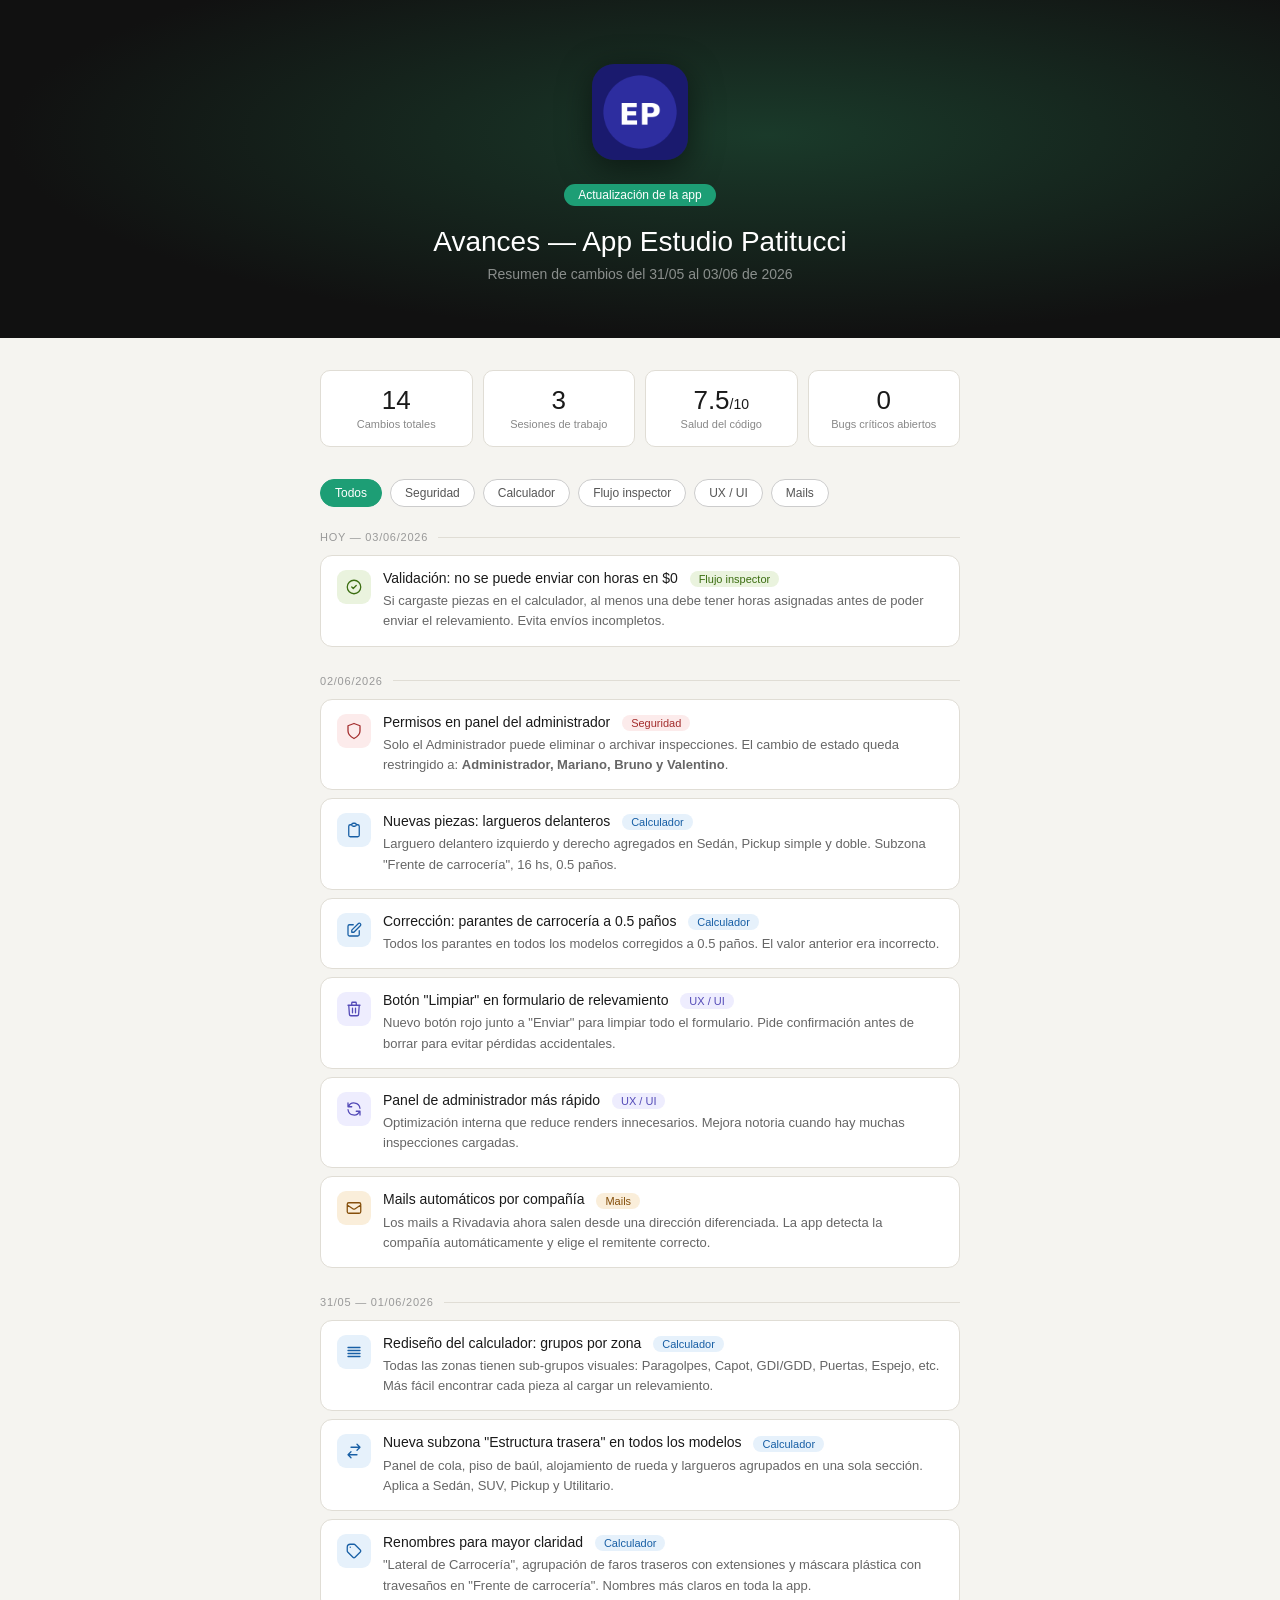
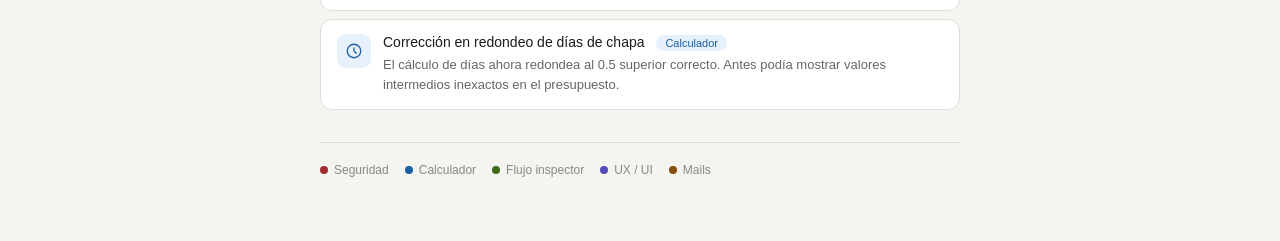
<file: avances-junio-2026.html>
<!DOCTYPE html>
<html lang="es">
<head>
<meta charset="UTF-8">
<meta name="viewport" content="width=device-width, initial-scale=1.0">
<title>Avances App — Estudio Patitucci</title>
<meta property="og:title" content="Avances App — Estudio Patitucci">
<meta property="og:description" content="Resumen de cambios del 31/05 al 03/06 de 2026: calculador mejorado, nuevas validaciones y más.">
<meta property="og:image" content="https://estudiopatitucci.com.ar/icon-512.png">
<meta property="og:url" content="https://estudiopatitucci.com.ar/avances-junio-2026.html">
<meta property="og:type" content="website">
<style>
  * { box-sizing: border-box; margin: 0; padding: 0; }
  body { font-family: -apple-system, BlinkMacSystemFont, 'Segoe UI', sans-serif; background: #f5f4f0; color: #1a1a1a; }

  .cover {
    background: #111;
    display: flex;
    flex-direction: column;
    align-items: center;
    justify-content: center;
    padding: 64px 24px 56px;
    text-align: center;
    position: relative;
    overflow: hidden;
  }
  .cover::before {
    content: '';
    position: absolute;
    inset: 0;
    background: radial-gradient(ellipse at 60% 40%, #1a3a2a 0%, #111 70%);
  }
  .cover-logo {
    width: 96px;
    height: 96px;
    border-radius: 22px;
    margin-bottom: 24px;
    position: relative;
    z-index: 1;
    box-shadow: 0 8px 32px rgba(0,0,0,0.5);
  }
  .cover h1 {
    font-size: 28px;
    font-weight: 500;
    color: #fff;
    margin-bottom: 8px;
    position: relative;
    z-index: 1;
  }
  .cover p {
    font-size: 14px;
    color: rgba(255,255,255,0.5);
    position: relative;
    z-index: 1;
  }
  .cover-badge {
    display: inline-block;
    background: #1D9E75;
    color: #fff;
    font-size: 12px;
    padding: 4px 14px;
    border-radius: 20px;
    margin-bottom: 20px;
    position: relative;
    z-index: 1;
  }

  .main { max-width: 680px; margin: 0 auto; padding: 32px 20px 64px; }

  .stats-grid { display: grid; grid-template-columns: repeat(4, 1fr); gap: 10px; margin-bottom: 32px; }
  .stat { background: #fff; border-radius: 10px; padding: 16px; text-align: center; border: 0.5px solid #e0ddd5; }
  .stat-n { font-size: 26px; font-weight: 500; color: #1a1a1a; line-height: 1; }
  .stat-l { font-size: 11px; color: #888; margin-top: 5px; }

  .filters { display: flex; gap: 8px; margin-bottom: 24px; flex-wrap: wrap; }
  .filter-btn {
    font-size: 12px; padding: 6px 14px; border-radius: 20px;
    border: 0.5px solid #ccc; background: #fff; color: #555; cursor: pointer;
    transition: all .15s;
  }
  .filter-btn.active { background: #1D9E75; border-color: #1D9E75; color: #fff; }

  .day-label {
    font-size: 11px; font-weight: 500; color: #999; text-transform: uppercase;
    letter-spacing: .07em; margin-bottom: 12px;
    display: flex; align-items: center; gap: 10px;
  }
  .day-label::after { content: ''; flex: 1; height: 0.5px; background: #e0ddd5; }
  .day-group { margin-bottom: 28px; }

  .item {
    background: #fff; border: 0.5px solid #e0ddd5; border-radius: 12px;
    padding: 14px 16px; margin-bottom: 8px;
    display: flex; gap: 12px; align-items: flex-start;
  }
  .item-icon {
    width: 34px; height: 34px; border-radius: 9px;
    display: flex; align-items: center; justify-content: center;
    flex-shrink: 0; font-size: 16px;
  }
  .ic-s { background: #FCEBEB; }
  .ic-c { background: #E6F1FB; }
  .ic-i { background: #EAF3DE; }
  .ic-u { background: #EEEDFE; }
  .ic-m { background: #FAEEDA; }

  .item-title { font-size: 14px; font-weight: 500; color: #1a1a1a; margin: 0 0 4px; }
  .item-desc { font-size: 13px; color: #666; margin: 0; line-height: 1.55; }
  .tag {
    display: inline-block; font-size: 11px; padding: 2px 9px;
    border-radius: 20px; margin-left: 8px; font-weight: 400; vertical-align: middle;
  }
  .tag-s { background: #FCEBEB; color: #A32D2D; }
  .tag-c { background: #E6F1FB; color: #185FA5; }
  .tag-i { background: #EAF3DE; color: #3B6D11; }
  .tag-u { background: #EEEDFE; color: #534AB7; }
  .tag-m { background: #FAEEDA; color: #854F0B; }

  .item.hidden { display: none; }

  .legend {
    display: flex; gap: 16px; flex-wrap: wrap;
    margin-top: 32px; padding-top: 20px;
    border-top: 0.5px solid #e0ddd5;
  }
  .leg-item { display: flex; align-items: center; gap: 6px; font-size: 12px; color: #888; }
  .leg-dot { width: 8px; height: 8px; border-radius: 50%; }

  svg.icon { width: 18px; height: 18px; stroke-width: 1.7; fill: none; }
  .ic-s svg { stroke: #A32D2D; }
  .ic-c svg { stroke: #185FA5; }
  .ic-i svg { stroke: #3B6D11; }
  .ic-u svg { stroke: #534AB7; }
  .ic-m svg { stroke: #854F0B; }

  @media (max-width: 500px) {
    .stats-grid { grid-template-columns: repeat(2, 1fr); }
    .cover h1 { font-size: 22px; }
  }
</style>
</head>
<body>

<div class="cover">
  <img class="cover-logo" src="[data-uri]" alt="Logo Estudio Patitucci">
  <div class="cover-badge">Actualización de la app</div>
  <h1>Avances — App Estudio Patitucci</h1>
  <p>Resumen de cambios del 31/05 al 03/06 de 2026</p>
</div>

<div class="main">

  <div class="stats-grid">
    <div class="stat"><div class="stat-n">14</div><div class="stat-l">Cambios totales</div></div>
    <div class="stat"><div class="stat-n">3</div><div class="stat-l">Sesiones de trabajo</div></div>
    <div class="stat"><div class="stat-n">7.5<span style="font-size:14px">/10</span></div><div class="stat-l">Salud del código</div></div>
    <div class="stat"><div class="stat-n">0</div><div class="stat-l">Bugs críticos abiertos</div></div>
  </div>

  <div class="filters">
    <button class="filter-btn active" onclick="filtrar('todos',this)">Todos</button>
    <button class="filter-btn" onclick="filtrar('s',this)">Seguridad</button>
    <button class="filter-btn" onclick="filtrar('c',this)">Calculador</button>
    <button class="filter-btn" onclick="filtrar('i',this)">Flujo inspector</button>
    <button class="filter-btn" onclick="filtrar('u',this)">UX / UI</button>
    <button class="filter-btn" onclick="filtrar('m',this)">Mails</button>
  </div>

  <div id="lista">

    <div class="day-group">
      <div class="day-label">Hoy — 03/06/2026</div>
      <div class="item" data-cat="i">
        <div class="item-icon ic-i">
          <svg class="icon" viewBox="0 0 24 24"><path d="M9 12l2 2 4-4m6 2a9 9 0 11-18 0 9 9 0 0118 0z" stroke-linecap="round" stroke-linejoin="round"/></svg>
        </div>
        <div>
          <p class="item-title">Validación: no se puede enviar con horas en $0 <span class="tag tag-i">Flujo inspector</span></p>
          <p class="item-desc">Si cargaste piezas en el calculador, al menos una debe tener horas asignadas antes de poder enviar el relevamiento. Evita envíos incompletos.</p>
        </div>
      </div>
    </div>

    <div class="day-group">
      <div class="day-label">02/06/2026</div>
      <div class="item" data-cat="s">
        <div class="item-icon ic-s">
          <svg class="icon" viewBox="0 0 24 24"><path d="M12 22s8-4 8-10V5l-8-3-8 3v7c0 6 8 10 8 10z" stroke-linecap="round" stroke-linejoin="round"/></svg>
        </div>
        <div>
          <p class="item-title">Permisos en panel del administrador <span class="tag tag-s">Seguridad</span></p>
          <p class="item-desc">Solo el Administrador puede eliminar o archivar inspecciones. El cambio de estado queda restringido a: <strong>Administrador, Mariano, Bruno y Valentino</strong>.</p>
        </div>
      </div>
      <div class="item" data-cat="c">
        <div class="item-icon ic-c">
          <svg class="icon" viewBox="0 0 24 24"><path d="M9 5H7a2 2 0 00-2 2v12a2 2 0 002 2h10a2 2 0 002-2V7a2 2 0 00-2-2h-2M9 5a2 2 0 002 2h2a2 2 0 002-2M9 5a2 2 0 012-2h2a2 2 0 012 2" stroke-linecap="round" stroke-linejoin="round"/></svg>
        </div>
        <div>
          <p class="item-title">Nuevas piezas: largueros delanteros <span class="tag tag-c">Calculador</span></p>
          <p class="item-desc">Larguero delantero izquierdo y derecho agregados en Sedán, Pickup simple y doble. Subzona "Frente de carrocería", 16 hs, 0.5 paños.</p>
        </div>
      </div>
      <div class="item" data-cat="c">
        <div class="item-icon ic-c">
          <svg class="icon" viewBox="0 0 24 24"><path d="M11 5H6a2 2 0 00-2 2v11a2 2 0 002 2h11a2 2 0 002-2v-5m-1.414-9.414a2 2 0 112.828 2.828L11.828 15H9v-2.828l8.586-8.586z" stroke-linecap="round" stroke-linejoin="round"/></svg>
        </div>
        <div>
          <p class="item-title">Corrección: parantes de carrocería a 0.5 paños <span class="tag tag-c">Calculador</span></p>
          <p class="item-desc">Todos los parantes en todos los modelos corregidos a 0.5 paños. El valor anterior era incorrecto.</p>
        </div>
      </div>
      <div class="item" data-cat="u">
        <div class="item-icon ic-u">
          <svg class="icon" viewBox="0 0 24 24"><path d="M19 7l-.867 12.142A2 2 0 0116.138 21H7.862a2 2 0 01-1.995-1.858L5 7m5 4v6m4-6v6m1-10V4a1 1 0 00-1-1h-4a1 1 0 00-1 1v3M4 7h16" stroke-linecap="round" stroke-linejoin="round"/></svg>
        </div>
        <div>
          <p class="item-title">Botón "Limpiar" en formulario de relevamiento <span class="tag tag-u">UX / UI</span></p>
          <p class="item-desc">Nuevo botón rojo junto a "Enviar" para limpiar todo el formulario. Pide confirmación antes de borrar para evitar pérdidas accidentales.</p>
        </div>
      </div>
      <div class="item" data-cat="u">
        <div class="item-icon ic-u">
          <svg class="icon" viewBox="0 0 24 24"><path d="M4 4v5h.582m15.356 2A8.001 8.001 0 004.582 9m0 0H9m11 11v-5h-.581m0 0a8.003 8.003 0 01-15.357-2m15.357 2H15" stroke-linecap="round" stroke-linejoin="round"/></svg>
        </div>
        <div>
          <p class="item-title">Panel de administrador más rápido <span class="tag tag-u">UX / UI</span></p>
          <p class="item-desc">Optimización interna que reduce renders innecesarios. Mejora notoria cuando hay muchas inspecciones cargadas.</p>
        </div>
      </div>
      <div class="item" data-cat="m">
        <div class="item-icon ic-m">
          <svg class="icon" viewBox="0 0 24 24"><path d="M3 8l7.89 5.26a2 2 0 002.22 0L21 8M5 19h14a2 2 0 002-2V7a2 2 0 00-2-2H5a2 2 0 00-2 2v10a2 2 0 002 2z" stroke-linecap="round" stroke-linejoin="round"/></svg>
        </div>
        <div>
          <p class="item-title">Mails automáticos por compañía <span class="tag tag-m">Mails</span></p>
          <p class="item-desc">Los mails a Rivadavia ahora salen desde una dirección diferenciada. La app detecta la compañía automáticamente y elige el remitente correcto.</p>
        </div>
      </div>
    </div>

    <div class="day-group">
      <div class="day-label">31/05 — 01/06/2026</div>
      <div class="item" data-cat="c">
        <div class="item-icon ic-c">
          <svg class="icon" viewBox="0 0 24 24"><path d="M4 6h16M4 10h16M4 14h16M4 18h16" stroke-linecap="round" stroke-linejoin="round"/></svg>
        </div>
        <div>
          <p class="item-title">Rediseño del calculador: grupos por zona <span class="tag tag-c">Calculador</span></p>
          <p class="item-desc">Todas las zonas tienen sub-grupos visuales: Paragolpes, Capot, GDI/GDD, Puertas, Espejo, etc. Más fácil encontrar cada pieza al cargar un relevamiento.</p>
        </div>
      </div>
      <div class="item" data-cat="c">
        <div class="item-icon ic-c">
          <svg class="icon" viewBox="0 0 24 24"><path d="M8 7h12m0 0l-4-4m4 4l-4 4m0 6H4m0 0l4 4m-4-4l4-4" stroke-linecap="round" stroke-linejoin="round"/></svg>
        </div>
        <div>
          <p class="item-title">Nueva subzona "Estructura trasera" en todos los modelos <span class="tag tag-c">Calculador</span></p>
          <p class="item-desc">Panel de cola, piso de baúl, alojamiento de rueda y largueros agrupados en una sola sección. Aplica a Sedán, SUV, Pickup y Utilitario.</p>
        </div>
      </div>
      <div class="item" data-cat="c">
        <div class="item-icon ic-c">
          <svg class="icon" viewBox="0 0 24 24"><path d="M7 7h.01M7 3h5c.512 0 1.024.195 1.414.586l7 7a2 2 0 010 2.828l-7 7a2 2 0 01-2.828 0l-7-7A2 2 0 013 12V7a4 4 0 014-4z" stroke-linecap="round" stroke-linejoin="round"/></svg>
        </div>
        <div>
          <p class="item-title">Renombres para mayor claridad <span class="tag tag-c">Calculador</span></p>
          <p class="item-desc">"Lateral de Carrocería", agrupación de faros traseros con extensiones y máscara plástica con travesaños en "Frente de carrocería". Nombres más claros en toda la app.</p>
        </div>
      </div>
      <div class="item" data-cat="c">
        <div class="item-icon ic-c">
          <svg class="icon" viewBox="0 0 24 24"><path d="M12 8v4l3 3m6-3a9 9 0 11-18 0 9 9 0 0118 0z" stroke-linecap="round" stroke-linejoin="round"/></svg>
        </div>
        <div>
          <p class="item-title">Corrección en redondeo de días de chapa <span class="tag tag-c">Calculador</span></p>
          <p class="item-desc">El cálculo de días ahora redondea al 0.5 superior correcto. Antes podía mostrar valores intermedios inexactos en el presupuesto.</p>
        </div>
      </div>
    </div>

  </div>

  <div class="legend">
    <div class="leg-item"><div class="leg-dot" style="background:#A32D2D"></div>Seguridad</div>
    <div class="leg-item"><div class="leg-dot" style="background:#185FA5"></div>Calculador</div>
    <div class="leg-item"><div class="leg-dot" style="background:#3B6D11"></div>Flujo inspector</div>
    <div class="leg-item"><div class="leg-dot" style="background:#534AB7"></div>UX / UI</div>
    <div class="leg-item"><div class="leg-dot" style="background:#854F0B"></div>Mails</div>
  </div>

</div>

<script>
function filtrar(cat, btn) {
  document.querySelectorAll('.filter-btn').forEach(b => b.classList.remove('active'));
  btn.classList.add('active');
  document.querySelectorAll('.item').forEach(el => {
    el.classList.toggle('hidden', cat !== 'todos' && el.dataset.cat !== cat);
  });
  document.querySelectorAll('.day-group').forEach(g => {
    g.style.display = g.querySelectorAll('.item:not(.hidden)').length ? '' : 'none';
  });
}
</script>

</body>
</html>
</file>
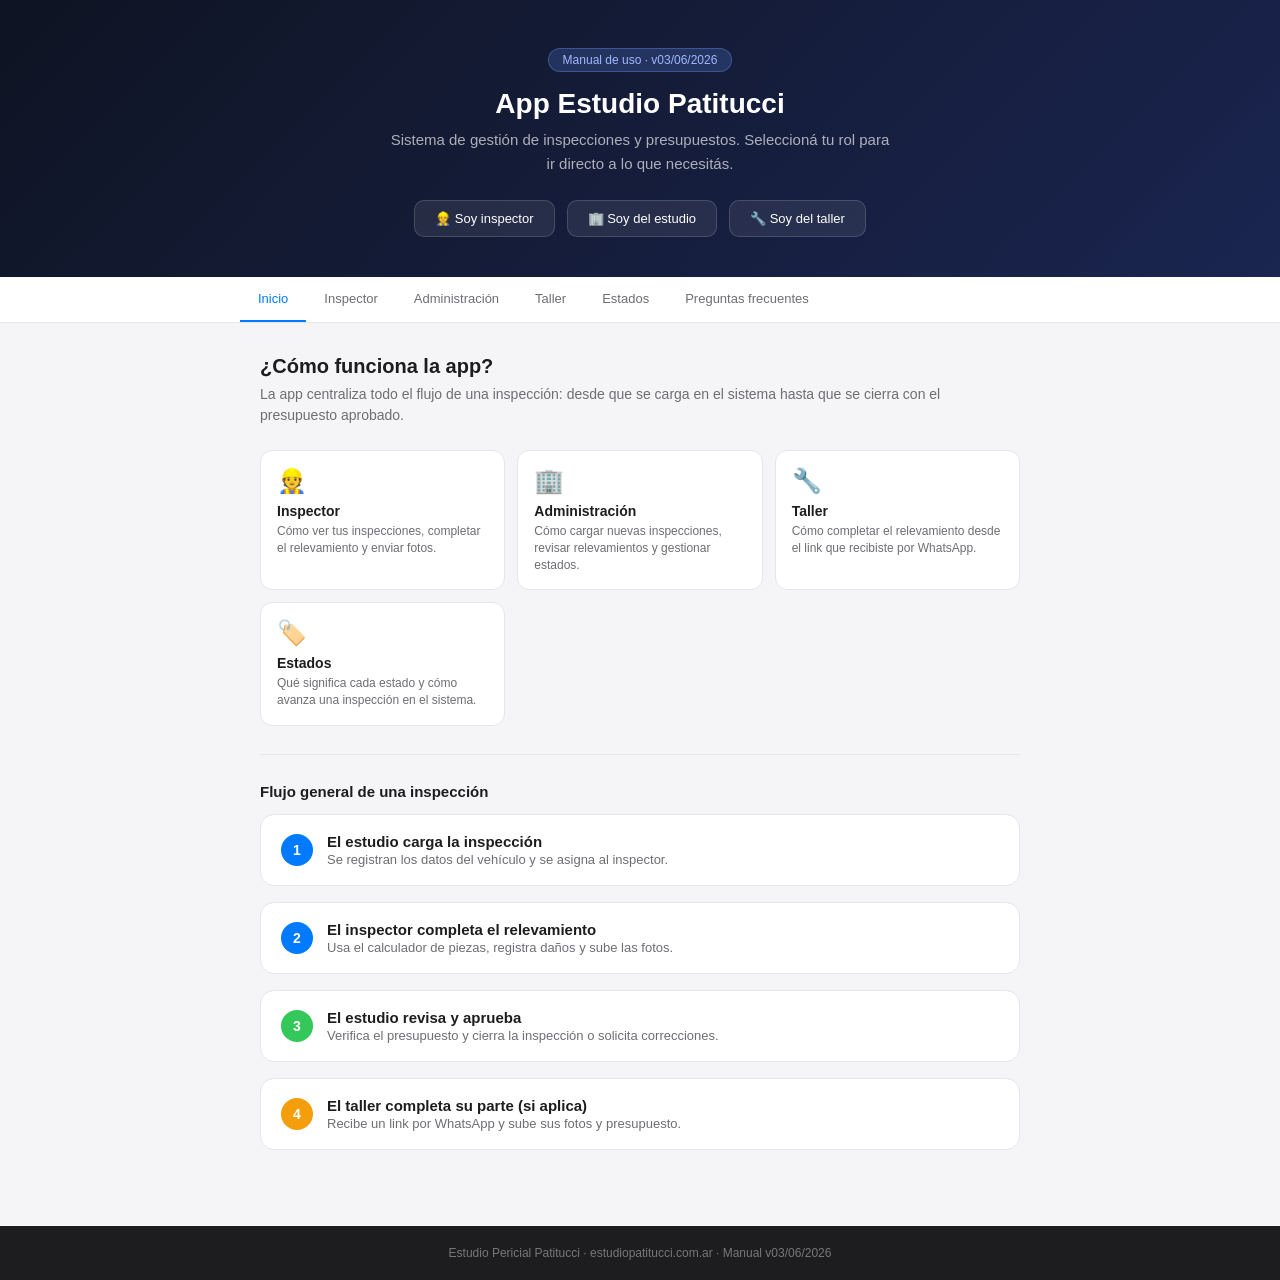
<file: manual-de-uso.html>
<!DOCTYPE html>
<html lang="es">
<head>
<meta charset="UTF-8">
<meta name="viewport" content="width=device-width, initial-scale=1.0">
<title>Manual de Uso — App Estudio Patitucci</title>
<meta property="og:title" content="Manual de Uso — App Estudio Patitucci">
<meta property="og:description" content="Guía completa para inspectores y administración del sistema de gestión de inspecciones.">
<meta property="og:image" content="https://estudiopatitucci.com.ar/og-manual.jpg">
<style>
* { box-sizing: border-box; margin: 0; padding: 0; }
body { font-family: -apple-system, BlinkMacSystemFont, 'Segoe UI', sans-serif; background: #f5f5f7; color: #1d1d1f; }

/* NAV */
.nav { position: sticky; top: 0; background: rgba(255,255,255,0.92); backdrop-filter: blur(12px); border-bottom: 1px solid #e5e5ea; z-index: 100; padding: 0 20px; }
.nav-inner { max-width: 800px; margin: 0 auto; display: flex; align-items: center; gap: 0; overflow-x: auto; scrollbar-width: none; }
.nav-inner::-webkit-scrollbar { display: none; }
.nav-tab { flex-shrink: 0; padding: 14px 18px; font-size: 13px; font-weight: 500; color: #6e6e73; cursor: pointer; border-bottom: 2px solid transparent; transition: all 0.15s; white-space: nowrap; background: none; border-top: none; border-left: none; border-right: none; }
.nav-tab:hover { color: #1d1d1f; }
.nav-tab.active { color: #007aff; border-bottom-color: #007aff; }

/* HERO */
.hero { background: linear-gradient(135deg, #0f1423 0%, #1a2550 100%); color: #fff; padding: 48px 20px 40px; text-align: center; }
.hero-badge { display: inline-block; background: rgba(100,150,255,0.2); border: 1px solid rgba(100,150,255,0.35); color: #a0b8ff; font-size: 12px; font-weight: 500; padding: 4px 14px; border-radius: 20px; margin-bottom: 16px; }
.hero h1 { font-size: 28px; font-weight: 700; margin-bottom: 8px; }
.hero p { font-size: 15px; color: rgba(255,255,255,0.65); max-width: 500px; margin: 0 auto 24px; line-height: 1.6; }
.hero-roles { display: flex; justify-content: center; gap: 12px; flex-wrap: wrap; }
.hero-role { background: rgba(255,255,255,0.08); border: 1px solid rgba(255,255,255,0.15); border-radius: 10px; padding: 10px 20px; font-size: 13px; font-weight: 500; cursor: pointer; transition: background 0.15s; }
.hero-role:hover { background: rgba(255,255,255,0.14); }

/* CONTENT */
.content { max-width: 800px; margin: 0 auto; padding: 32px 20px 60px; }

/* SECTIONS */
.section { display: none; }
.section.active { display: block; }

/* CARDS */
.step-card { background: #fff; border: 1px solid #e5e5ea; border-radius: 14px; margin-bottom: 16px; overflow: hidden; }
.step-header { display: flex; align-items: center; gap: 14px; padding: 18px 20px; cursor: pointer; }
.step-num { width: 32px; height: 32px; border-radius: 50%; background: #007aff; color: #fff; font-size: 14px; font-weight: 700; display: flex; align-items: center; justify-content: center; flex-shrink: 0; }
.step-num.green { background: #34c759; }
.step-num.amber { background: #f59e0b; }
.step-num.purple { background: #8b5cf6; }
.step-title { font-size: 15px; font-weight: 600; color: #1d1d1f; }
.step-desc { font-size: 13px; color: #6e6e73; margin-top: 2px; }
.step-chevron { margin-left: auto; font-size: 18px; color: #aeaeb2; transition: transform 0.2s; }
.step-chevron.open { transform: rotate(180deg); }
.step-body { display: none; padding: 0 20px 20px; border-top: 1px solid #f2f2f7; }
.step-body.open { display: block; }

/* TIPS */
.tip { display: flex; gap: 10px; background: #f0f7ff; border-left: 3px solid #007aff; border-radius: 0 8px 8px 0; padding: 12px 14px; margin: 14px 0; font-size: 13px; color: #1d1d1f; line-height: 1.6; }
.tip-warn { background: #fffbeb; border-left-color: #f59e0b; }
.tip-ok { background: #f0fdf4; border-left-color: #34c759; }
.tip-icon { font-size: 16px; flex-shrink: 0; margin-top: 1px; }

/* ITEMS */
.item-list { list-style: none; padding: 0; margin: 12px 0; }
.item-list li { display: flex; align-items: flex-start; gap: 10px; padding: 6px 0; font-size: 13px; color: #3a3a3c; line-height: 1.5; border-bottom: 1px solid #f2f2f7; }
.item-list li:last-child { border-bottom: none; }
.item-list li::before { content: ''; width: 6px; height: 6px; border-radius: 50%; background: #007aff; margin-top: 6px; flex-shrink: 0; }
.item-list.green li::before { background: #34c759; }
.item-list.amber li::before { background: #f59e0b; }

/* ESTADOS */
.estados { display: flex; flex-direction: column; gap: 8px; margin: 12px 0; }
.estado-row { display: flex; align-items: center; gap: 12px; font-size: 13px; }
.pill { display: inline-block; font-size: 11px; font-weight: 600; padding: 3px 10px; border-radius: 20px; }
.pill-blue { background: #dbeafe; color: #1e40af; }
.pill-yellow { background: #fef9c3; color: #854d0e; }
.pill-orange { background: #ffedd5; color: #c2410c; }
.pill-amber { background: #fef3c7; color: #92400e; }
.pill-green { background: #dcfce7; color: #166534; }
.estado-desc { color: #6e6e73; }

/* SCREENSHOTS MOCK */
.mockup { background: #1d1d1f; border-radius: 12px; padding: 14px 16px; margin: 14px 0; font-family: 'SF Mono', 'Menlo', monospace; font-size: 12px; color: #a8ff78; line-height: 1.8; }
.mockup .label { color: #6e6e73; font-family: -apple-system, sans-serif; font-size: 11px; margin-bottom: 8px; text-transform: uppercase; letter-spacing: 0.05em; }

/* DIVIDER */
.divider { height: 1px; background: #e5e5ea; margin: 28px 0; }

/* SECTION TITLE */
.sec-title { font-size: 20px; font-weight: 700; color: #1d1d1f; margin-bottom: 6px; }
.sec-subtitle { font-size: 14px; color: #6e6e73; margin-bottom: 24px; line-height: 1.5; }

/* ROLE BADGE */
.role-badge { display: inline-flex; align-items: center; gap: 6px; font-size: 12px; font-weight: 600; padding: 4px 12px; border-radius: 20px; margin-bottom: 20px; }
.role-badge.inspector { background: #dbeafe; color: #1e40af; }
.role-badge.admin { background: #f3e8ff; color: #6b21a8; }
.role-badge.taller { background: #fef3c7; color: #92400e; }

/* INDEX */
.index-grid { display: grid; grid-template-columns: repeat(auto-fit, minmax(200px, 1fr)); gap: 12px; margin-bottom: 28px; }
.index-card { background: #fff; border: 1px solid #e5e5ea; border-radius: 12px; padding: 16px; cursor: pointer; transition: border-color 0.15s, transform 0.1s; }
.index-card:hover { border-color: #007aff; transform: translateY(-1px); }
.index-card-icon { font-size: 24px; margin-bottom: 8px; }
.index-card-title { font-size: 14px; font-weight: 600; color: #1d1d1f; margin-bottom: 4px; }
.index-card-desc { font-size: 12px; color: #6e6e73; line-height: 1.4; }

@media (max-width: 480px) {
  .hero h1 { font-size: 22px; }
  .hero-roles { flex-direction: column; align-items: center; }
  .hero-role { width: 100%; max-width: 280px; text-align: center; }
}
</style>
</head>
<body>

<div class="hero">
  <div class="hero-badge">Manual de uso · v03/06/2026</div>
  <h1>App Estudio Patitucci</h1>
  <p>Sistema de gestión de inspecciones y presupuestos. Seleccioná tu rol para ir directo a lo que necesitás.</p>
  <div class="hero-roles">
    <div class="hero-role" onclick="showSection('inspector')">👷 Soy inspector</div>
    <div class="hero-role" onclick="showSection('admin')">🏢 Soy del estudio</div>
    <div class="hero-role" onclick="showSection('taller')">🔧 Soy del taller</div>
  </div>
</div>

<nav class="nav">
  <div class="nav-inner">
    <button class="nav-tab active" onclick="showSection('inicio')">Inicio</button>
    <button class="nav-tab" onclick="showSection('inspector')">Inspector</button>
    <button class="nav-tab" onclick="showSection('admin')">Administración</button>
    <button class="nav-tab" onclick="showSection('taller')">Taller</button>
    <button class="nav-tab" onclick="showSection('estados')">Estados</button>
    <button class="nav-tab" onclick="showSection('faq')">Preguntas frecuentes</button>
  </div>
</nav>

<div class="content">

  <!-- INICIO -->
  <div class="section active" id="sec-inicio">
    <p class="sec-title">¿Cómo funciona la app?</p>
    <p class="sec-subtitle">La app centraliza todo el flujo de una inspección: desde que se carga en el sistema hasta que se cierra con el presupuesto aprobado.</p>

    <div class="index-grid">
      <div class="index-card" onclick="showSection('inspector')">
        <div class="index-card-icon">👷</div>
        <div class="index-card-title">Inspector</div>
        <div class="index-card-desc">Cómo ver tus inspecciones, completar el relevamiento y enviar fotos.</div>
      </div>
      <div class="index-card" onclick="showSection('admin')">
        <div class="index-card-icon">🏢</div>
        <div class="index-card-title">Administración</div>
        <div class="index-card-desc">Cómo cargar nuevas inspecciones, revisar relevamientos y gestionar estados.</div>
      </div>
      <div class="index-card" onclick="showSection('taller')">
        <div class="index-card-icon">🔧</div>
        <div class="index-card-title">Taller</div>
        <div class="index-card-desc">Cómo completar el relevamiento desde el link que recibiste por WhatsApp.</div>
      </div>
      <div class="index-card" onclick="showSection('estados')">
        <div class="index-card-icon">🏷️</div>
        <div class="index-card-title">Estados</div>
        <div class="index-card-desc">Qué significa cada estado y cómo avanza una inspección en el sistema.</div>
      </div>
    </div>

    <div class="divider"></div>

    <p style="font-size:15px;font-weight:600;margin-bottom:14px">Flujo general de una inspección</p>
    <div class="step-card">
      <div class="step-header" style="cursor:default">
        <div class="step-num">1</div>
        <div><div class="step-title">El estudio carga la inspección</div><div class="step-desc">Se registran los datos del vehículo y se asigna al inspector.</div></div>
      </div>
    </div>
    <div class="step-card">
      <div class="step-header" style="cursor:default">
        <div class="step-num">2</div>
        <div><div class="step-title">El inspector completa el relevamiento</div><div class="step-desc">Usa el calculador de piezas, registra daños y sube las fotos.</div></div>
      </div>
    </div>
    <div class="step-card">
      <div class="step-header" style="cursor:default">
        <div class="step-num green">3</div>
        <div><div class="step-title">El estudio revisa y aprueba</div><div class="step-desc">Verifica el presupuesto y cierra la inspección o solicita correcciones.</div></div>
      </div>
    </div>
    <div class="step-card">
      <div class="step-header" style="cursor:default">
        <div class="step-num amber">4</div>
        <div><div class="step-title">El taller completa su parte (si aplica)</div><div class="step-desc">Recibe un link por WhatsApp y sube sus fotos y presupuesto.</div></div>
      </div>
    </div>
  </div>

  <!-- INSPECTOR -->
  <div class="section" id="sec-inspector">
    <span class="role-badge inspector">👷 Guía para inspectores</span>
    <p class="sec-title">¿Qué tenés que hacer?</p>
    <p class="sec-subtitle">Tu trabajo es completar el relevamiento de cada inspección que te asignan: datos del vehículo, piezas con daño, fotos y enviarlo al estudio.</p>

    <div class="step-card">
      <div class="step-header" onclick="toggle(this)">
        <div class="step-num">1</div>
        <div><div class="step-title">Cómo ingresar a la app</div><div class="step-desc">Acceso con tu nombre y contraseña.</div></div>
        <span class="step-chevron">⌄</span>
      </div>
      <div class="step-body">
        <ul class="item-list">
          <li>Abrí el navegador y entrá a <strong>estudiopatitucci.com.ar</strong></li>
          <li>Seleccioná tu nombre en el menú desplegable</li>
          <li>Ingresá tu contraseña y tocá <strong>Ingresar</strong></li>
        </ul>
        <div class="tip"><span class="tip-icon">💡</span>Si no recordás tu contraseña, contactá al estudio para que te la reenvíen.</div>
      </div>
    </div>

    <div class="step-card">
      <div class="step-header" onclick="toggle(this)">
        <div class="step-num">2</div>
        <div><div class="step-title">Ver tus inspecciones asignadas</div><div class="step-desc">La pantalla principal muestra todas las que tenés pendientes.</div></div>
        <span class="step-chevron">⌄</span>
      </div>
      <div class="step-body">
        <ul class="item-list">
          <li>Al ingresar ves directamente la lista de inspecciones asignadas a vos</li>
          <li>Cada tarjeta muestra: número de IP, asegurado, compañía y estado</li>
          <li>Las que están en <span class="pill pill-blue">Pendientes de carga</span> son las que necesitás completar</li>
        </ul>
        <div class="tip tip-warn"><span class="tip-icon">⚠️</span>Solo vas a ver las inspecciones que el estudio te asignó a vos. Si falta alguna, consultá con el estudio.</div>
      </div>
    </div>

    <div class="step-card">
      <div class="step-header" onclick="toggle(this)">
        <div class="step-num">3</div>
        <div><div class="step-title">Completar el relevamiento</div><div class="step-desc">Datos del taller, calculador de piezas y daños.</div></div>
        <span class="step-chevron">⌄</span>
      </div>
      <div class="step-body">
        <ul class="item-list">
          <li>Tocá la inspección para abrirla y luego <strong>Cargar relevamiento</strong></li>
          <li><strong>Datos del taller/asegurado:</strong> completá nombre, teléfono, mail y CUIT</li>
          <li><strong>Calculador:</strong> seleccioná el tipo de vehículo y marcá las piezas dañadas con la tarea correspondiente (R = Reparar, S = Sustituir, P = Pintar, D = Difuminar)</li>
          <li><strong>Kilometraje y daños:</strong> completá el KM y describí los daños observados</li>
          <li><strong>Tareas a realizar:</strong> se genera automáticamente con el resumen del presupuesto</li>
        </ul>
        <div class="tip tip-ok"><span class="tip-icon">✅</span>Las piezas estructurales (paragolpes, capot, puertas, etc.) tienen todas las opciones R·S·P·D. Las piezas pequeñas (bisagras, manijas, molduras) solo tienen S, empezando en 0 hs.</div>
        <div class="tip"><span class="tip-icon">💡</span>Las horas se seleccionan en incrementos de 0,5: podés elegir 0,5 / 1 / 1,5 / 2 / 2,5...</div>
      </div>
    </div>

    <div class="step-card">
      <div class="step-header" onclick="toggle(this)">
        <div class="step-num">4</div>
        <div><div class="step-title">Cargar las fotos</div><div class="step-desc">Nuevo flujo: sacás todas las fotos primero y después las subís juntas.</div></div>
        <span class="step-chevron">⌄</span>
      </div>
      <div class="step-body">
        <ul class="item-list">
          <li>Tocá <strong>📷 Sacar foto</strong> para abrir la cámara, o <strong>🖼 Desde galería</strong> para seleccionar fotos existentes</li>
          <li>Cada foto que tomás aparece con un ⏳ — <strong>no se sube todavía</strong></li>
          <li>Seguí sacando todas las fotos que necesitás (máx. 30)</li>
          <li>Cuando terminaste, aparece el botón verde <strong>📤 Subir X fotos</strong> — tocalo para subirlas todas juntas</li>
          <li>Esperá que todas queden con el tilde verde ✓ antes de continuar</li>
        </ul>
        <div class="tip tip-warn"><span class="tip-icon">⚠️</span>Si alguna foto falla, aparece un botón ↺ para reintentarla. No podés enviar el relevamiento hasta que todas estén subidas correctamente.</div>
        <div class="tip"><span class="tip-icon">💡</span>Se comprimen automáticamente para que suban más rápido. Máximo 30 fotos por relevamiento.</div>
      </div>
    </div>

    <div class="step-card">
      <div class="step-header" onclick="toggle(this)">
        <div class="step-num green">5</div>
        <div><div class="step-title">Enviar el relevamiento</div><div class="step-desc">Una vez que todo está completo, enviás al estudio.</div></div>
        <span class="step-chevron">⌄</span>
      </div>
      <div class="step-body">
        <ul class="item-list">
          <li>Verificá que todos los campos obligatorios estén completos (nombre, teléfono, mail, CUIT, KM)</li>
          <li>Verificá que los costos de chapa, paño de pintura y hora mecánica (si cargaste piezas mecánicas) estén completos — ninguno puede ser $0</li>
          <li>Si cargaste piezas en el calculador, al menos una debe tener horas asignadas</li>
          <li>Verificá que todas las fotos estén subidas (botón verde desaparece)</li>
          <li>Tocá <strong>Enviar relevamiento</strong></li>
          <li>La inspección pasa automáticamente a <span class="pill pill-yellow">Pendiente de verificar</span></li>
        </ul>
        <div class="tip tip-ok"><span class="tip-icon">✅</span>Podés guardar un borrador tocando <strong>💾 Guardar sin enviar</strong> si necesitás completarlo más tarde. La próxima vez que abrís la inspección te va a preguntar si querés restaurarlo.</div>
        <div class="tip tip-warn"><span class="tip-icon">⚠️</span>Si tocás el botón rojo <strong>🗑 Limpiar</strong>, se borra todo el formulario. La app te pide confirmación antes de hacerlo, pero tené cuidado — esta acción no se puede deshacer.</div>
      </div>
    </div>
  </div>

  <!-- ADMIN -->
  <div class="section" id="sec-admin">
    <span class="role-badge admin">🏢 Guía para el estudio</span>
    <p class="sec-title">Panel de administración</p>
    <p class="sec-subtitle">Desde acá gestionás todo el ciclo de vida de cada inspección: carga, seguimiento, revisión y cierre.</p>

    <div class="step-card">
      <div class="step-header" onclick="toggle(this)">
        <div class="step-num purple">1</div>
        <div><div class="step-title">Ingresar al sistema</div><div class="step-desc">Acceso completo para el equipo del estudio.</div></div>
        <span class="step-chevron">⌄</span>
      </div>
      <div class="step-body">
        <ul class="item-list">
          <li>Entrá a <strong>estudiopatitucci.com.ar</strong></li>
          <li>Seleccioná tu nombre y usá tu contraseña</li>
          <li>Accedés al panel completo con todas las inspecciones</li>
        </ul>
      </div>
    </div>

    <div class="step-card">
      <div class="step-header" onclick="toggle(this)">
        <div class="step-num purple">2</div>
        <div><div class="step-title">Cargar una nueva inspección</div><div class="step-desc">Registrar una IP con todos sus datos.</div></div>
        <span class="step-chevron">⌄</span>
      </div>
      <div class="step-body">
        <ul class="item-list">
          <li>En el menú lateral tocá <strong>Nueva inspección</strong></li>
          <li>Completá: compañía, número de IP, asegurado, domicilio, vehículo (marca, modelo, año, patente, color)</li>
          <li>En <strong>Asignar inspector</strong>: elegís un inspector del equipo — o bien tocás <strong>🔧 Taller</strong> si la manda directo el taller</li>
          <li>Opcionalmente podés pegar el presupuesto del taller para que la IA pre-cargue el calculador</li>
          <li>Tocá <strong>Guardar inspección</strong></li>
        </ul>
        <div class="tip"><span class="tip-icon">💡</span>Si asignás la inspección al taller, queda en estado <span class="pill pill-amber">Esperando taller</span>. Desde el detalle podés generar y enviar el link al taller.</div>
      </div>
    </div>

    <div class="step-card">
      <div class="step-header" onclick="toggle(this)">
        <div class="step-num purple">3</div>
        <div><div class="step-title">Seguimiento y filtros</div><div class="step-desc">Ver el estado de todas las inspecciones activas.</div></div>
        <span class="step-chevron">⌄</span>
      </div>
      <div class="step-body">
        <ul class="item-list">
          <li>El <strong>Dashboard</strong> muestra un resumen con contadores por estado</li>
          <li>Desde el menú lateral podés filtrar: <em>Pendientes de carga, Pendiente de verificar, Pendientes de resolver, Cerradas</em></li>
          <li>También podés filtrar <strong>por inspector</strong> para ver la carga de trabajo de cada uno</li>
          <li>La sección <strong>🔧 Pend. fotos taller</strong> muestra las inspecciones que esperan que el taller cargue su relevamiento</li>
        </ul>
      </div>
    </div>

    <div class="step-card">
      <div class="step-header" onclick="toggle(this)">
        <div class="step-num purple">4</div>
        <div><div class="step-title">Revisar un relevamiento</div><div class="step-desc">Cuando el inspector envía, aparece en "Pendiente de verificar".</div></div>
        <span class="step-chevron">⌄</span>
      </div>
      <div class="step-body">
        <ul class="item-list">
          <li>Abrí la inspección desde la lista <strong>Pendiente de verificar</strong></li>
          <li>Revisás: datos del taller, calculador completo (piezas, horas, paños), tareas a realizar y fotos</li>
          <li>Las fotos se pueden ver en miniatura directamente o abriendo la carpeta en Drive</li>
          <li>Si todo está bien: cambiás el estado a <span class="pill pill-green">Cerradas</span></li>
          <li>Si necesita corrección: cambiás el estado a <span class="pill pill-orange">Pendientes de resolver</span> y el inspector recibe aviso</li>
        </ul>
      </div>
    </div>

    <div class="step-card">
      <div class="step-header" onclick="toggle(this)">
        <div class="step-num purple">5</div>
        <div><div class="step-title">Generar link para el taller</div><div class="step-desc">Cuando una inspección espera fotos del taller.</div></div>
        <span class="step-chevron">⌄</span>
      </div>
      <div class="step-body">
        <ul class="item-list">
          <li>Desde el menú lateral entrá a <strong>🔧 Pend. fotos taller</strong></li>
          <li>Buscá la inspección correspondiente</li>
          <li>Tocá <strong>Generar link</strong> — se crea un link único para ese taller</li>
          <li>Copiá el link y enviáselo al taller por WhatsApp o mail</li>
          <li>El taller accede sin necesidad de contraseña — el link ya tiene su acceso</li>
        </ul>
        <div class="tip"><span class="tip-icon">💡</span>El link es de un solo uso por inspección. Podés regenerarlo si el taller dice que no le funciona.</div>
      </div>
    </div>
  </div>

  <!-- TALLER -->
  <div class="section" id="sec-taller">
    <span class="role-badge taller">🔧 Guía para talleres</span>
    <p class="sec-title">Recibiste un link del estudio</p>
    <p class="sec-subtitle">No necesitás contraseña. Con el link que te enviaron por WhatsApp o mail entrás directo a tu formulario.</p>

    <div class="step-card">
      <div class="step-header" onclick="toggle(this)">
        <div class="step-num amber">1</div>
        <div><div class="step-title">Abrir el link</div><div class="step-desc">Te llega por WhatsApp o mail desde el estudio.</div></div>
        <span class="step-chevron">⌄</span>
      </div>
      <div class="step-body">
        <ul class="item-list">
          <li>Tocá el link que te envió el Estudio Patitucci</li>
          <li>Se abre directamente el formulario de relevamiento — sin login ni contraseña</li>
          <li>El link está vinculado a tu inspección específica</li>
        </ul>
        <div class="tip tip-warn"><span class="tip-icon">⚠️</span>No compartas el link con otras personas. Es único para tu taller y esa inspección.</div>
      </div>
    </div>

    <div class="step-card">
      <div class="step-header" onclick="toggle(this)">
        <div class="step-num amber">2</div>
        <div><div class="step-title">Completar los datos</div><div class="step-desc">Datos de contacto del taller y costos.</div></div>
        <span class="step-chevron">⌄</span>
      </div>
      <div class="step-body">
        <ul class="item-list">
          <li><strong>Nombre del taller</strong> (obligatorio)</li>
          <li><strong>Teléfono</strong> — solo números, mínimo 7 dígitos (obligatorio)</li>
          <li><strong>Mail</strong> — con formato válido ej: taller@dominio.com (obligatorio)</li>
          <li><strong>CUIT</strong> — 11 dígitos numéricos (obligatorio)</li>
          <li><strong>Costo día de chapa</strong> y <strong>Costo paño de pintura</strong> — no pueden ser $0</li>
        </ul>
      </div>
    </div>

    <div class="step-card">
      <div class="step-header" onclick="toggle(this)">
        <div class="step-num amber">3</div>
        <div><div class="step-title">Sacar y subir las fotos</div><div class="step-desc">Primero sacás todas, después subís.</div></div>
        <span class="step-chevron">⌄</span>
      </div>
      <div class="step-body">
        <ul class="item-list">
          <li>Tocá <strong>📷 Sacar foto</strong> para abrir la cámara del celular</li>
          <li>Sacá todas las fotos que necesitás — cada una aparece con ⏳</li>
          <li>Cuando terminaste, tocá el botón verde <strong>📤 Subir X fotos</strong></li>
          <li>Esperá que todas tengan el tilde verde ✓</li>
        </ul>
        <div class="tip tip-ok"><span class="tip-icon">✅</span>Recomendamos sacar fotos de todos los ángulos del vehículo: frente, laterales, trasera, techo e interior si hay daños.</div>
      </div>
    </div>

    <div class="step-card">
      <div class="step-header" onclick="toggle(this)">
        <div class="step-num green">4</div>
        <div><div class="step-title">Enviar al estudio</div><div class="step-desc">Con un toque enviás todo.</div></div>
        <span class="step-chevron">⌄</span>
      </div>
      <div class="step-body">
        <ul class="item-list">
          <li>Verificá que todos los campos estén completos y las fotos subidas</li>
          <li>Tocá el botón naranja <strong>🚀 Enviar al Estudio Patitucci</strong></li>
          <li>El estudio recibe todo automáticamente</li>
        </ul>
        <div class="tip"><span class="tip-icon">💡</span>Si necesitás parar a mitad y continuar después, tocá <strong>💾 Guardar sin enviar</strong>. Se guarda en tu dispositivo y podés retomarlo más tarde desde el mismo link.</div>
      </div>
    </div>
  </div>

  <!-- ESTADOS -->
  <div class="section" id="sec-estados">
    <p class="sec-title">Estados de una inspección</p>
    <p class="sec-subtitle">Cada inspección avanza por distintos estados que indican en qué etapa del proceso está.</p>

    <div class="step-card">
      <div class="step-header" style="cursor:default">
        <div class="step-num">–</div>
        <div><div class="step-title">Ciclo de vida completo</div></div>
      </div>
    </div>

    <div class="estados">
      <div class="estado-row">
        <span class="pill pill-blue" style="min-width:160px;text-align:center">Pendientes de carga</span>
        <span class="estado-desc">El inspector tiene que completar el relevamiento.</span>
      </div>
      <div class="estado-row">
        <span class="pill pill-amber" style="min-width:160px;text-align:center">Esperando taller</span>
        <span class="estado-desc">Se envió el link al taller y se espera que cargue su relevamiento.</span>
      </div>
      <div class="estado-row">
        <span class="pill pill-yellow" style="min-width:160px;text-align:center">Pendiente de verificar</span>
        <span class="estado-desc">El inspector envió el relevamiento. El estudio debe revisarlo.</span>
      </div>
      <div class="estado-row">
        <span class="pill pill-orange" style="min-width:160px;text-align:center">Pendientes de resolver</span>
        <span class="estado-desc">El estudio pidió correcciones. El inspector debe ajustar y reenviar.</span>
      </div>
      <div class="estado-row">
        <span class="pill pill-green" style="min-width:160px;text-align:center">Cerradas</span>
        <span class="estado-desc">El relevamiento fue aprobado y la inspección está finalizada.</span>
      </div>
    </div>

    <div class="divider"></div>

    <div class="tip tip-ok"><span class="tip-icon">✅</span><span>El estado cambia automáticamente cuando el inspector envía el relevamiento (pasa a <em>Pendiente de verificar</em>). El resto de los cambios los hace el estudio manualmente.</span></div>
  </div>

  <!-- FAQ -->
  <div class="section" id="sec-faq">
    <p class="sec-title">Preguntas frecuentes</p>
    <p class="sec-subtitle">Las dudas más comunes del día a día.</p>

    <div class="step-card">
      <div class="step-header" onclick="toggle(this)">
        <div class="step-num">?</div>
        <div><div class="step-title">No me aparece ninguna inspección al ingresar</div></div>
        <span class="step-chevron">⌄</span>
      </div>
      <div class="step-body">
        <p style="font-size:13px;color:#3a3a3c;line-height:1.6">Las inspecciones que ves son las que el estudio te asignó específicamente. Si no ves ninguna, puede ser que todavía no te asignaron ninguna o que hayas ingresado con el usuario equivocado. Contactá al estudio para verificar.</p>
      </div>
    </div>

    <div class="step-card">
      <div class="step-header" onclick="toggle(this)">
        <div class="step-num">?</div>
        <div><div class="step-title">El botón "Enviar relevamiento" está gris y no funciona</div></div>
        <span class="step-chevron">⌄</span>
      </div>
      <div class="step-body">
        <ul class="item-list">
          <li>Verificá que todos los campos obligatorios estén completos (nombre, tel, mail, CUIT, KM)</li>
          <li>El costo de día de chapa y el paño de pintura no pueden ser $0</li>
          <li>Si cargaste piezas mecánicas, el costo de hora mecánica tampoco puede ser $0</li>
          <li>Si cargaste piezas en el calculador, al menos una debe tener horas asignadas</li>
          <li>Tiene que haber al menos una foto subida</li>
          <li>Si hay fotos con ⏳ pendientes, hay que tocar <strong>📤 Subir fotos</strong> primero</li>
          <li>Si alguna foto tiene error (!), usá el botón ↺ para reintentarla</li>
        </ul>
      </div>
    </div>

    <div class="step-card">
      <div class="step-header" onclick="toggle(this)">
        <div class="step-num">?</div>
        <div><div class="step-title">Una foto falló al subir</div></div>
        <span class="step-chevron">⌄</span>
      </div>
      <div class="step-body">
        <p style="font-size:13px;color:#3a3a3c;line-height:1.6">Si una foto muestra el ícono de error (!), tocá el botón ↺ que aparece sobre esa foto para reintentarla. Verificá que tenés conexión a internet. Si el problema persiste, eliminá esa foto (×) y volvé a sacarla.</p>
      </div>
    </div>

    <div class="step-card">
      <div class="step-header" onclick="toggle(this)">
        <div class="step-num">?</div>
        <div><div class="step-title">Cerré la app a mitad del relevamiento, ¿perdí todo?</div></div>
        <span class="step-chevron">⌄</span>
      </div>
      <div class="step-body">
        <p style="font-size:13px;color:#3a3a3c;line-height:1.6">Depende. Si antes de cerrar tocaste <strong>💾 Guardar sin enviar</strong>, el borrador se guardó y podés recuperarlo. La próxima vez que abrís la inspección, la app te pregunta si querés restaurarlo — tocá <strong>Restaurar</strong> y continuá desde donde estabas. Si cerraste sin guardar, los datos no guardados se pierden.</p>
      </div>
    </div>

    <div class="step-card">
      <div class="step-header" onclick="toggle(this)">
        <div class="step-num">?</div>
        <div><div class="step-title">El link del taller no funciona o dice que venció</div></div>
        <span class="step-chevron">⌄</span>
      </div>
      <div class="step-body">
        <p style="font-size:13px;color:#3a3a3c;line-height:1.6">Contactá al estudio para que regeneren el link desde el panel de <strong>🔧 Pend. fotos taller</strong>. El nuevo link reemplaza al anterior y funciona normalmente.</p>
      </div>
    </div>

    <div class="step-card">
      <div class="step-header" onclick="toggle(this)">
        <div class="step-num">?</div>
        <div><div class="step-title">¿Cómo sé qué tarea usar: R, S, P o D?</div></div>
        <span class="step-chevron">⌄</span>
      </div>
      <div class="step-body">
        <div class="estados" style="margin-top:4px">
          <div class="estado-row"><span class="pill pill-blue" style="min-width:30px;text-align:center">R</span><span class="estado-desc"><strong>Reparar</strong> — la pieza tiene daño pero se puede reparar sin reemplazar.</span></div>
          <div class="estado-row"><span class="pill pill-yellow" style="min-width:30px;text-align:center">S</span><span class="estado-desc"><strong>Sustituir</strong> — la pieza está dañada más allá de la reparación y hay que reemplazarla.</span></div>
          <div class="estado-row"><span class="pill pill-orange" style="min-width:30px;text-align:center">P</span><span class="estado-desc"><strong>Pintar</strong> — la pieza necesita pintura completa.</span></div>
          <div class="estado-row"><span class="pill pill-green" style="min-width:30px;text-align:center">D</span><span class="estado-desc"><strong>Difuminar</strong> — pequeña intervención de pintura para igualar el color en los bordes.</span></div>
        </div>
        <div class="tip" style="margin-top:12px"><span class="tip-icon">💡</span>Las tareas que quedan en R por la IA están en nivel <em>Leve</em> por defecto. El inspector puede ajustar el nivel de daño.</div>
      </div>
    </div>

  </div>

</div>

<div style="background:#1d1d1f;color:rgba(255,255,255,0.4);text-align:center;padding:20px;font-size:12px;">
  Estudio Pericial Patitucci · estudiopatitucci.com.ar · Manual v03/06/2026
</div>

<script>
function showSection(id) {
  document.querySelectorAll('.section').forEach(s => s.classList.remove('active'));
  document.querySelectorAll('.nav-tab').forEach(t => t.classList.remove('active'));
  var sec = document.getElementById('sec-' + id);
  if (sec) sec.classList.add('active');
  var tabs = document.querySelectorAll('.nav-tab');
  tabs.forEach(function(t) {
    if (t.getAttribute('onclick') && t.getAttribute('onclick').indexOf("'" + id + "'") !== -1) {
      t.classList.add('active');
    }
  });
  window.scrollTo({ top: 0, behavior: 'smooth' });
}
function toggle(header) {
  var body = header.nextElementSibling;
  var chevron = header.querySelector('.step-chevron');
  if (!body) return;
  body.classList.toggle('open');
  if (chevron) chevron.classList.toggle('open');
}
</script>
</body>
</html>
</file>
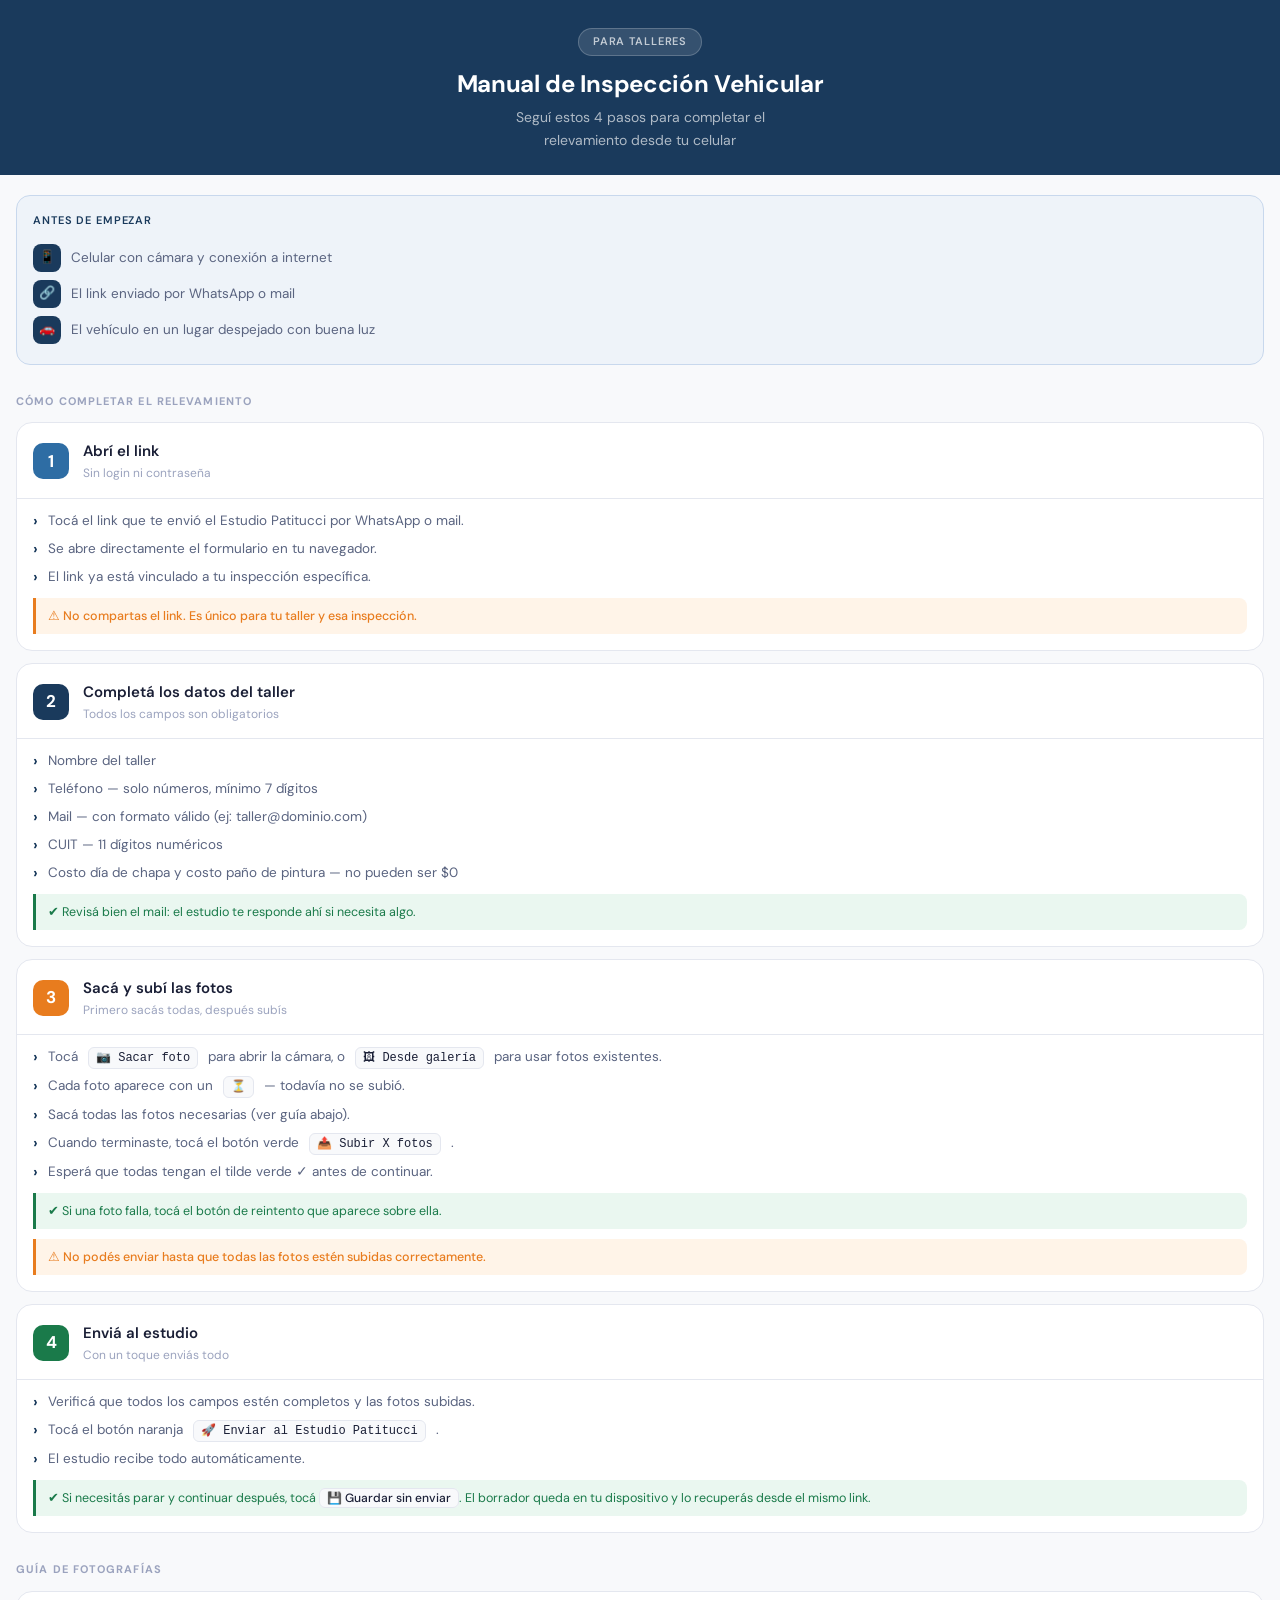
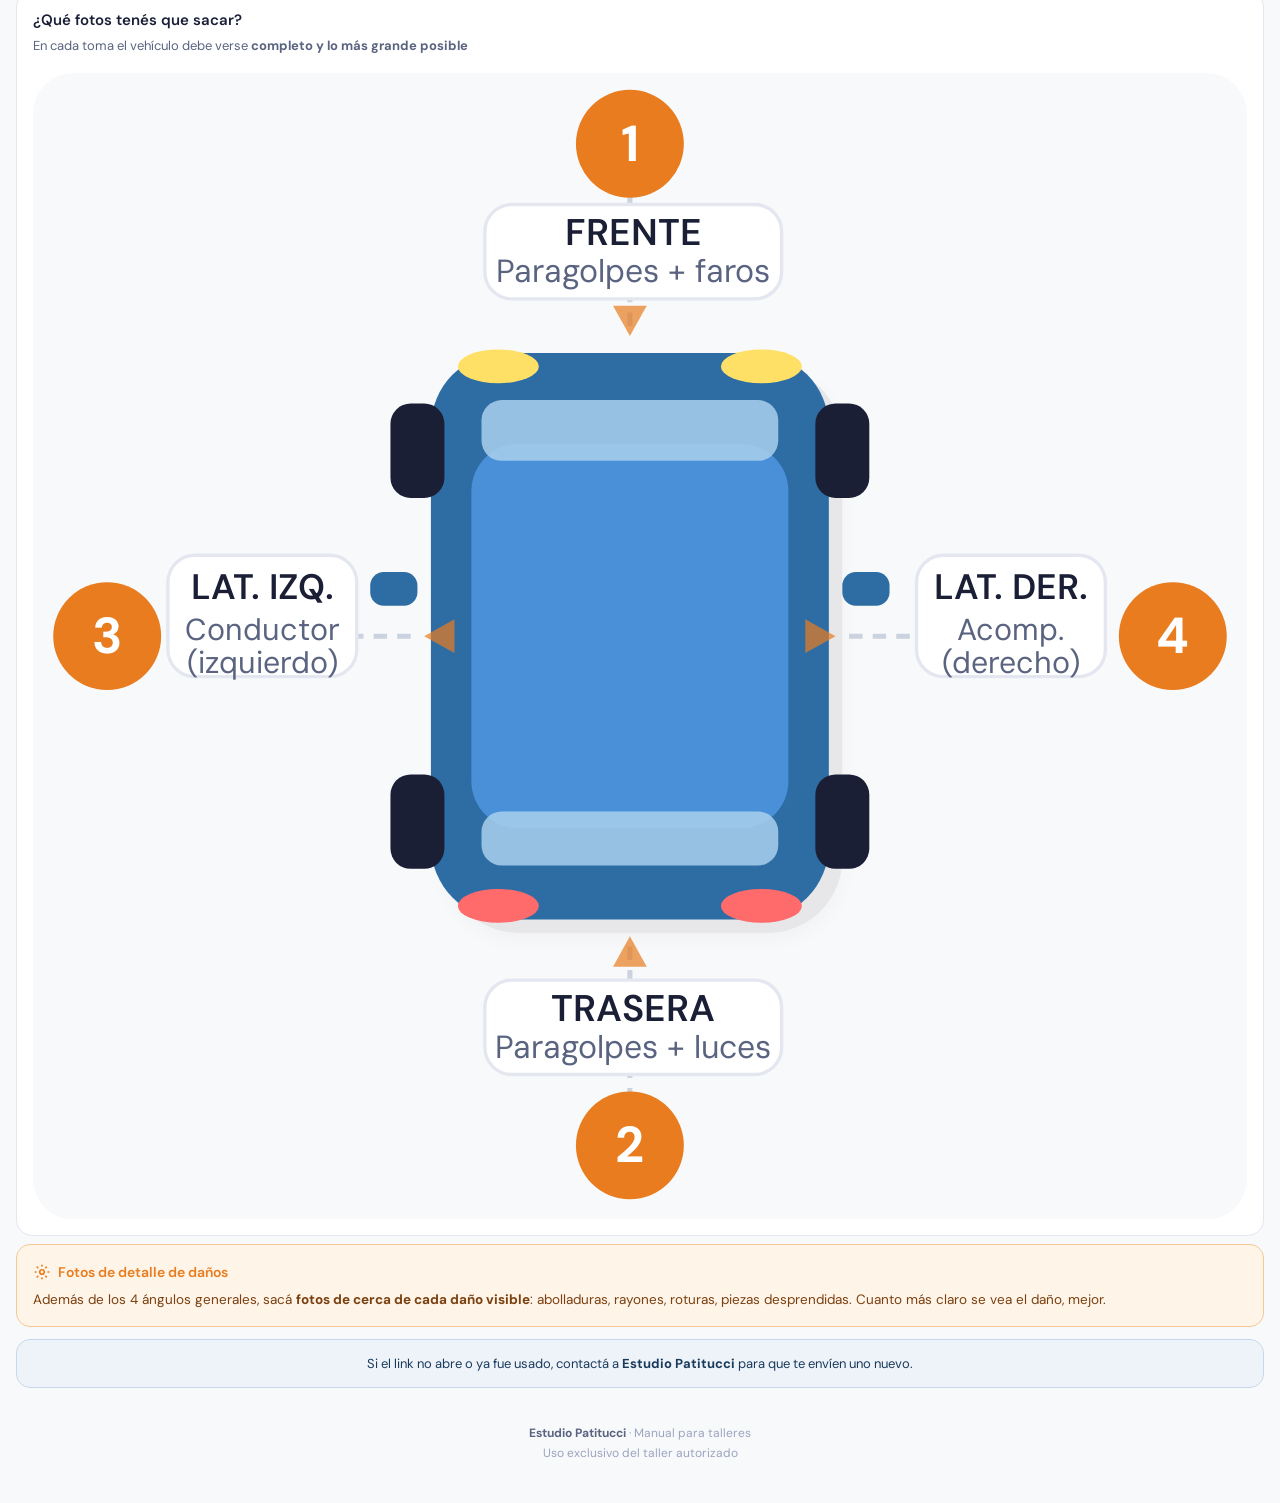
<file: manual-taller.html>
<!DOCTYPE html>
<html lang="es">
<head>
<meta charset="UTF-8"/>
<meta name="viewport" content="width=device-width, initial-scale=1.0"/>
<title>Manual del Taller · Estudio Patitucci</title>
<meta name="robots" content="noindex"/>

<!-- ── Open Graph (WhatsApp, Telegram, LinkedIn) ── -->
<meta property="og:type"        content="website"/>
<meta property="og:url"         content="https://estudiopatitucci.com.ar/manual-taller.html"/>
<meta property="og:title"       content="Manual de Inspección · Estudio Patitucci"/>
<meta property="og:description" content="Guía paso a paso para completar el relevamiento del vehículo desde tu celular. 4 pasos simples, sin contraseña."/>
<meta property="og:image"       content="https://estudiopatitucci.com.ar/og-taller.jpg"/>
<meta property="og:image:width" content="1200"/>
<meta property="og:image:height"content="630"/>
<meta property="og:locale"      content="es_AR"/>
<meta property="og:site_name"   content="Estudio Patitucci"/>

<!-- ── Twitter / X Card ── -->
<meta name="twitter:card"        content="summary_large_image"/>
<meta name="twitter:title"       content="Manual de Inspección · Estudio Patitucci"/>
<meta name="twitter:description" content="Guía paso a paso para completar el relevamiento del vehículo desde tu celular."/>
<meta name="twitter:image"       content="https://estudiopatitucci.com.ar/og-taller.jpg"/>
<link href="https://fonts.googleapis.com/css2?family=DM+Sans:wght@300;400;500;600;700&display=swap" rel="stylesheet"/>
<style>
*{box-sizing:border-box;margin:0;padding:0}
:root{
  --bg:#f8f9fb;
  --card:#ffffff;
  --border:#e4e7ef;
  --text:#1a1f36;
  --text2:#5a6480;
  --text3:#9ba3be;
  --accent:#1A3A5C;
  --accent-light:#eef3f9;
  --orange:#e87c1e;
  --orange-light:#fff4e8;
  --green:#1a7a4a;
  --green-light:#eaf7f0;
  --step1:#2E6DA4;
  --step2:#1A3A5C;
  --step3:#e87c1e;
  --step4:#1a7a4a;
}
body{font-family:'DM Sans',sans-serif;background:var(--bg);color:var(--text);font-size:15px;line-height:1.6;-webkit-font-smoothing:antialiased}

/* ── HEADER ── */
.header{background:var(--accent);padding:28px 20px 24px;text-align:center}
.header-badge{display:inline-block;background:rgba(255,255,255,.12);border:1px solid rgba(255,255,255,.2);border-radius:999px;font-size:11px;font-weight:600;color:rgba(255,255,255,.7);letter-spacing:.08em;text-transform:uppercase;padding:4px 14px;margin-bottom:14px}
.header h1{font-size:24px;font-weight:700;color:#fff;letter-spacing:-.3px;line-height:1.2;margin-bottom:8px}
.header p{font-size:14px;color:rgba(255,255,255,.65);max-width:320px;margin:0 auto}

/* ── REQUISITOS ── */
.req-section{padding:20px 16px 0}
.req-card{background:var(--accent-light);border:1px solid #c8d8ed;border-radius:14px;padding:16px}
.req-title{font-size:11px;font-weight:600;color:var(--accent);text-transform:uppercase;letter-spacing:.08em;margin-bottom:10px}
.req-item{display:flex;align-items:center;gap:10px;font-size:13.5px;color:var(--text2);padding:4px 0}
.req-icon{width:28px;height:28px;background:var(--accent);border-radius:8px;display:flex;align-items:center;justify-content:center;flex-shrink:0;font-size:13px}

/* ── SECCIÓN TÍTULO ── */
.sec-title{padding:28px 16px 12px;font-size:11px;font-weight:700;color:var(--text3);text-transform:uppercase;letter-spacing:.1em}

/* ── PASOS ── */
.steps{padding:0 16px;display:flex;flex-direction:column;gap:12px}
.step{background:var(--card);border:1px solid var(--border);border-radius:16px;overflow:hidden}
.step-header{display:flex;align-items:center;gap:14px;padding:16px 16px 14px}
.step-num{width:36px;height:36px;border-radius:10px;display:flex;align-items:center;justify-content:center;font-size:17px;font-weight:700;color:#fff;flex-shrink:0}
.step-info h3{font-size:15px;font-weight:600;color:var(--text);margin-bottom:1px}
.step-info p{font-size:12px;color:var(--text3)}
.step-body{padding:0 16px 16px 16px;border-top:1px solid var(--border)}
.step-list{padding-top:12px;display:flex;flex-direction:column;gap:7px}
.step-list li{display:flex;gap:10px;font-size:13.5px;color:var(--text2);line-height:1.5;list-style:none}
.step-list li::before{content:"›";font-weight:700;color:var(--accent);flex-shrink:0;font-size:15px;line-height:1.4}
.step-tag{display:inline;background:var(--bg);border:1px solid var(--border);border-radius:6px;padding:1px 7px;font-size:12px;font-weight:500;color:var(--text);font-family:monospace}
.step-tip{margin-top:10px;background:var(--green-light);border-left:3px solid var(--green);border-radius:0 8px 8px 0;padding:8px 12px;font-size:12.5px;color:var(--green)}
.step-warn{margin-top:10px;background:var(--orange-light);border-left:3px solid var(--orange);border-radius:0 8px 8px 0;padding:8px 12px;font-size:12.5px;color:var(--orange);font-weight:500}

/* ── DIAGRAMA ── */
.diagram-section{padding:0 16px 8px}
.diagram-card{background:var(--card);border:1px solid var(--border);border-radius:16px;overflow:hidden}
.diagram-header{padding:16px 16px 0;font-size:15px;font-weight:600;color:var(--text)}
.diagram-sub{padding:4px 16px 0;font-size:13px;color:var(--text2)}
.diagram-wrap{padding:16px}
.diagram-wrap svg{width:100%;height:auto;display:block}

/* ── DETALLE DAÑOS ── */
.danos-card{margin:0 16px 12px;background:var(--orange-light);border:1.5px solid #f5c897;border-radius:14px;padding:16px}
.danos-title{font-size:14px;font-weight:600;color:var(--orange);margin-bottom:6px;display:flex;align-items:center;gap:7px}
.danos-body{font-size:13.5px;color:#7a4010;line-height:1.5}

/* ── AVISO FINAL ── */
.aviso{margin:0 16px 8px;background:var(--accent-light);border:1px solid #c8d8ed;border-radius:14px;padding:14px 16px;font-size:13px;color:var(--accent);text-align:center;line-height:1.5}

/* ── FOOTER ── */
.footer{padding:28px 16px 40px;text-align:center;font-size:12px;color:var(--text3)}
.footer strong{color:var(--text2)}
</style>
</head>
<body>

<div class="header">
  <div class="header-badge">Para talleres</div>
  <h1>Manual de Inspección Vehicular</h1>
  <p>Seguí estos 4 pasos para completar el relevamiento desde tu celular</p>
</div>

<!-- REQUISITOS -->
<div class="req-section">
  <div class="req-card">
    <div class="req-title">Antes de empezar</div>
    <div class="req-item">
      <div class="req-icon">📱</div>
      Celular con cámara y conexión a internet
    </div>
    <div class="req-item">
      <div class="req-icon">🔗</div>
      El link enviado por WhatsApp o mail
    </div>
    <div class="req-item">
      <div class="req-icon">🚗</div>
      El vehículo en un lugar despejado con buena luz
    </div>
  </div>
</div>

<!-- PASOS -->
<div class="sec-title">Cómo completar el relevamiento</div>
<div class="steps">

  <!-- PASO 1 -->
  <div class="step">
    <div class="step-header">
      <div class="step-num" style="background:var(--step1)">1</div>
      <div class="step-info">
        <h3>Abrí el link</h3>
        <p>Sin login ni contraseña</p>
      </div>
    </div>
    <div class="step-body">
      <ul class="step-list">
        <li>Tocá el link que te envió el Estudio Patitucci por WhatsApp o mail.</li>
        <li>Se abre directamente el formulario en tu navegador.</li>
        <li>El link ya está vinculado a tu inspección específica.</li>
      </ul>
      <div class="step-warn">⚠ No compartas el link. Es único para tu taller y esa inspección.</div>
    </div>
  </div>

  <!-- PASO 2 -->
  <div class="step">
    <div class="step-header">
      <div class="step-num" style="background:var(--step2)">2</div>
      <div class="step-info">
        <h3>Completá los datos del taller</h3>
        <p>Todos los campos son obligatorios</p>
      </div>
    </div>
    <div class="step-body">
      <ul class="step-list">
        <li>Nombre del taller</li>
        <li>Teléfono — solo números, mínimo 7 dígitos</li>
        <li>Mail — con formato válido (ej: taller@dominio.com)</li>
        <li>CUIT — 11 dígitos numéricos</li>
        <li>Costo día de chapa y costo paño de pintura — no pueden ser $0</li>
      </ul>
      <div class="step-tip">✔ Revisá bien el mail: el estudio te responde ahí si necesita algo.</div>
    </div>
  </div>

  <!-- PASO 3 -->
  <div class="step">
    <div class="step-header">
      <div class="step-num" style="background:var(--step3)">3</div>
      <div class="step-info">
        <h3>Sacá y subí las fotos</h3>
        <p>Primero sacás todas, después subís</p>
      </div>
    </div>
    <div class="step-body">
      <ul class="step-list">
        <li>Tocá <span class="step-tag">📷 Sacar foto</span> para abrir la cámara, o <span class="step-tag">🖼 Desde galería</span> para usar fotos existentes.</li>
        <li>Cada foto aparece con un <span class="step-tag">⏳</span> — todavía no se subió.</li>
        <li>Sacá todas las fotos necesarias (ver guía abajo).</li>
        <li>Cuando terminaste, tocá el botón verde <span class="step-tag">📤 Subir X fotos</span>.</li>
        <li>Esperá que todas tengan el tilde verde ✓ antes de continuar.</li>
      </ul>
      <div class="step-tip">✔ Si una foto falla, tocá el botón de reintento que aparece sobre ella.</div>
      <div class="step-warn">⚠ No podés enviar hasta que todas las fotos estén subidas correctamente.</div>
    </div>
  </div>

  <!-- PASO 4 -->
  <div class="step">
    <div class="step-header">
      <div class="step-num" style="background:var(--step4)">4</div>
      <div class="step-info">
        <h3>Enviá al estudio</h3>
        <p>Con un toque enviás todo</p>
      </div>
    </div>
    <div class="step-body">
      <ul class="step-list">
        <li>Verificá que todos los campos estén completos y las fotos subidas.</li>
        <li>Tocá el botón naranja <span class="step-tag">🚀 Enviar al Estudio Patitucci</span>.</li>
        <li>El estudio recibe todo automáticamente.</li>
      </ul>
      <div class="step-tip">✔ Si necesitás parar y continuar después, tocá <span class="step-tag" style="font-family:inherit">💾 Guardar sin enviar</span>. El borrador queda en tu dispositivo y lo recuperás desde el mismo link.</div>
    </div>
  </div>

</div><!-- /steps -->

<!-- GUÍA DE FOTOS -->
<div class="sec-title">Guía de fotografías</div>
<div class="diagram-section">
  <div class="diagram-card">
    <div class="diagram-header">¿Qué fotos tenés que sacar?</div>
    <div class="diagram-sub">En cada toma el vehículo debe verse <strong>completo y lo más grande posible</strong></div>
    <div class="diagram-wrap">

      <!-- SVG DIAGRAMA INLINE -->
      <svg viewBox="0 0 360 340" xmlns="http://www.w3.org/2000/svg" role="img" aria-label="Diagrama de posiciones para fotografiar el vehículo">
        <defs>
          <filter id="shadow" x="-10%" y="-10%" width="120%" height="120%">
            <feDropShadow dx="0" dy="2" stdDeviation="3" flood-color="#00000018"/>
          </filter>
        </defs>

        <!-- Fondo -->
        <rect width="360" height="340" fill="#f8f9fb" rx="12"/>

        <!-- ── CUERPO DEL AUTO (top view) ── -->
        <!-- Sombra -->
        <rect x="122" y="87" width="118" height="168" rx="22" fill="#c8c8c8" opacity=".35" filter="url(#shadow)"/>
        <!-- Carrocería -->
        <rect x="118" y="83" width="118" height="168" rx="22" fill="#2E6DA4"/>
        <!-- Techo -->
        <rect x="130" y="110" width="94" height="114" rx="14" fill="#4A90D9"/>
        <!-- Parabrisas delantero -->
        <rect x="133" y="97" width="88" height="18" rx="6" fill="#a8d0ee" opacity=".85"/>
        <!-- Parabrisas trasero -->
        <rect x="133" y="219" width="88" height="16" rx="6" fill="#a8d0ee" opacity=".85"/>
        <!-- Faros delanteros -->
        <ellipse cx="138" cy="87" rx="12" ry="5" fill="#ffe066"/>
        <ellipse cx="216" cy="87" rx="12" ry="5" fill="#ffe066"/>
        <!-- Luces traseras -->
        <ellipse cx="138" cy="247" rx="12" ry="5" fill="#ff6b6b"/>
        <ellipse cx="216" cy="247" rx="12" ry="5" fill="#ff6b6b"/>
        <!-- Ruedas -->
        <rect x="106" y="98" width="16" height="28" rx="6" fill="#1a1f36"/>
        <rect x="232" y="98" width="16" height="28" rx="6" fill="#1a1f36"/>
        <rect x="106" y="208" width="16" height="28" rx="6" fill="#1a1f36"/>
        <rect x="232" y="208" width="16" height="28" rx="6" fill="#1a1f36"/>
        <!-- Espejos -->
        <rect x="100" y="148" width="14" height="10" rx="4" fill="#2E6DA4"/>
        <rect x="240" y="148" width="14" height="10" rx="4" fill="#2E6DA4"/>

        <!-- ── LÍNEAS PUNTEADAS ── -->
        <line x1="177" y1="75" x2="177" y2="30" stroke="#cbd2e0" stroke-width="1.5" stroke-dasharray="4 3"/>
        <line x1="177" y1="259" x2="177" y2="305" stroke="#cbd2e0" stroke-width="1.5" stroke-dasharray="4 3"/>
        <line x1="112" y1="167" x2="55" y2="167" stroke="#cbd2e0" stroke-width="1.5" stroke-dasharray="4 3"/>
        <line x1="242" y1="167" x2="300" y2="167" stroke="#cbd2e0" stroke-width="1.5" stroke-dasharray="4 3"/>

        <!-- ── BADGE 1 — FRENTE ── -->
        <circle cx="177" cy="21" r="16" fill="#e87c1e"/>
        <text x="177" y="26" text-anchor="middle" font-family="DM Sans,sans-serif" font-weight="700" font-size="15" fill="white">1</text>
        <rect x="134" y="39" width="88" height="28" rx="8" fill="white" stroke="#e4e7ef" stroke-width="1"/>
        <text x="178" y="51" text-anchor="middle" font-family="DM Sans,sans-serif" font-weight="600" font-size="11" fill="#1a1f36">FRENTE</text>
        <text x="178" y="62" text-anchor="middle" font-family="DM Sans,sans-serif" font-size="9.5" fill="#5a6480">Paragolpes + faros</text>

        <!-- ── BADGE 2 — TRASERA ── -->
        <circle cx="177" cy="318" r="16" fill="#e87c1e"/>
        <text x="177" y="323" text-anchor="middle" font-family="DM Sans,sans-serif" font-weight="700" font-size="15" fill="white">2</text>
        <rect x="134" y="269" width="88" height="28" rx="8" fill="white" stroke="#e4e7ef" stroke-width="1"/>
        <text x="178" y="281" text-anchor="middle" font-family="DM Sans,sans-serif" font-weight="600" font-size="11" fill="#1a1f36">TRASERA</text>
        <text x="178" y="292" text-anchor="middle" font-family="DM Sans,sans-serif" font-size="9.5" fill="#5a6480">Paragolpes + luces</text>

        <!-- ── BADGE 3 — LATERAL IZQ ── -->
        <circle cx="22" cy="167" r="16" fill="#e87c1e"/>
        <text x="22" y="172" text-anchor="middle" font-family="DM Sans,sans-serif" font-weight="700" font-size="15" fill="white">3</text>
        <rect x="40" y="143" width="56" height="36" rx="8" fill="white" stroke="#e4e7ef" stroke-width="1"/>
        <text x="68" y="156" text-anchor="middle" font-family="DM Sans,sans-serif" font-weight="600" font-size="10.5" fill="#1a1f36">LAT. IZQ.</text>
        <text x="68" y="168" text-anchor="middle" font-family="DM Sans,sans-serif" font-size="9" fill="#5a6480">Conductor</text>
        <text x="68" y="178" text-anchor="middle" font-family="DM Sans,sans-serif" font-size="9" fill="#5a6480">(izquierdo)</text>

        <!-- ── BADGE 4 — LATERAL DER ── -->
        <circle cx="338" cy="167" r="16" fill="#e87c1e"/>
        <text x="338" y="172" text-anchor="middle" font-family="DM Sans,sans-serif" font-weight="700" font-size="15" fill="white">4</text>
        <rect x="262" y="143" width="56" height="36" rx="8" fill="white" stroke="#e4e7ef" stroke-width="1"/>
        <text x="290" y="156" text-anchor="middle" font-family="DM Sans,sans-serif" font-weight="600" font-size="10.5" fill="#1a1f36">LAT. DER.</text>
        <text x="290" y="168" text-anchor="middle" font-family="DM Sans,sans-serif" font-size="9" fill="#5a6480">Acomp.</text>
        <text x="290" y="178" text-anchor="middle" font-family="DM Sans,sans-serif" font-size="9" fill="#5a6480">(derecho)</text>

        <!-- Flechas indicando dirección de la foto -->
        <!-- Arriba -->
        <polygon points="177,78 172,69 182,69" fill="#e87c1e" opacity=".7"/>
        <!-- Abajo -->
        <polygon points="177,256 172,265 182,265" fill="#e87c1e" opacity=".7"/>
        <!-- Izq -->
        <polygon points="116,167 125,162 125,172" fill="#e87c1e" opacity=".7"/>
        <!-- Der -->
        <polygon points="238,167 229,162 229,172" fill="#e87c1e" opacity=".7"/>
      </svg>
    </div>
  </div>
</div>

<!-- DETALLE DE DAÑOS -->
<div class="danos-card">
  <div class="danos-title">
    <svg width="18" height="18" viewBox="0 0 24 24" fill="none" stroke="currentColor" stroke-width="2.2" stroke-linecap="round" stroke-linejoin="round"><circle cx="12" cy="12" r="3"/><path d="M3 12h1m16 0h1M12 3v1m0 16v1M5.6 5.6l.7.7m11.4-.7-.7.7M5.6 18.4l.7-.7m11.4.7-.7-.7"/></svg>
    Fotos de detalle de daños
  </div>
  <div class="danos-body">
    Además de los 4 ángulos generales, sacá <strong>fotos de cerca de cada daño visible</strong>: abolladuras, rayones, roturas, piezas desprendidas. Cuanto más claro se vea el daño, mejor.
  </div>
</div>

<!-- AVISO -->
<div class="aviso">
  Si el link no abre o ya fue usado, contactá a <strong>Estudio Patitucci</strong> para que te envíen uno nuevo.
</div>

<div class="footer">
  <strong>Estudio Patitucci</strong> · Manual para talleres<br/>
  Uso exclusivo del taller autorizado
</div>

</body>
</html>
</file>
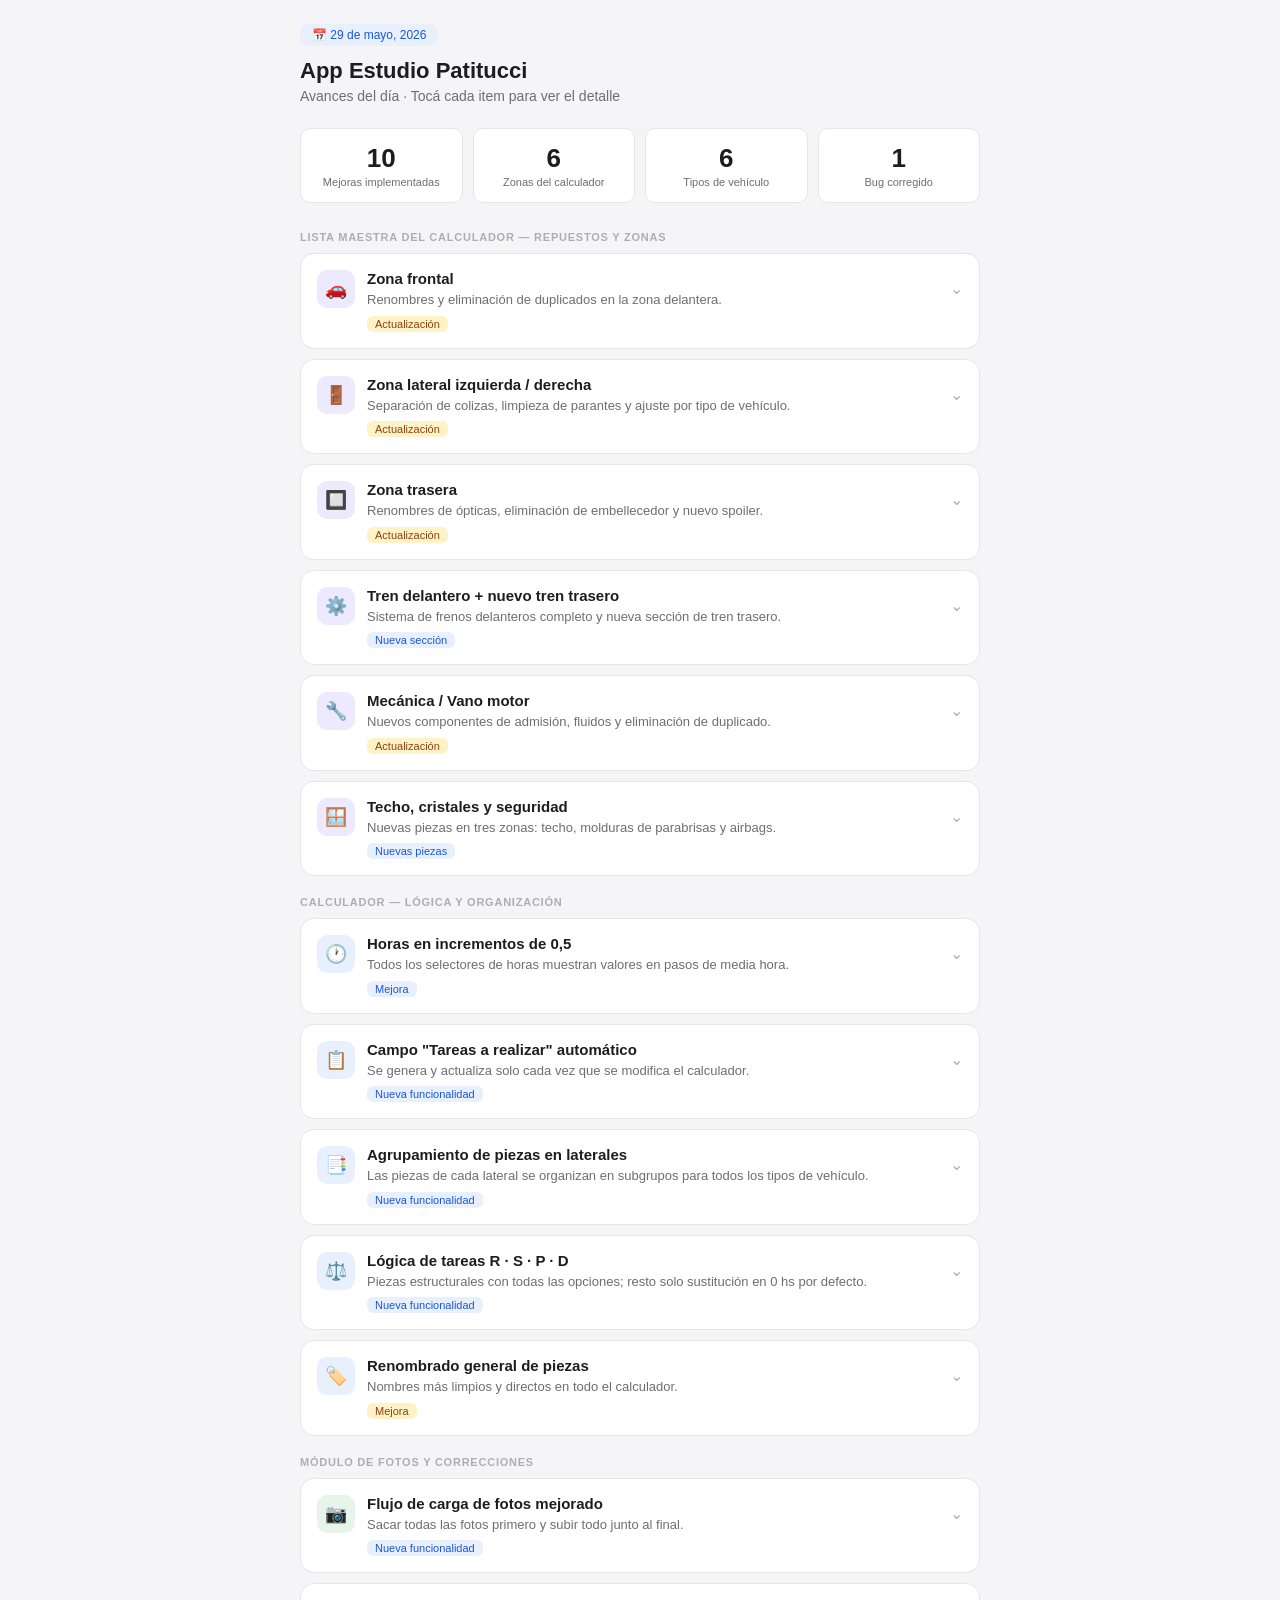
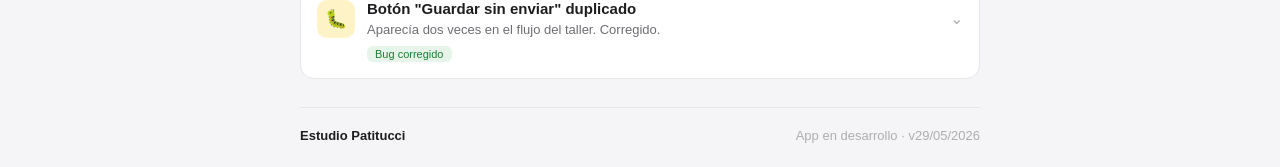
<file: resumen-avances-29mayo.html>
<!DOCTYPE html>
<html lang="es">
<head>
<meta charset="UTF-8">
<meta name="viewport" content="width=device-width, initial-scale=1.0">
<title>Mejoras App Estudio Patitucci 29-05</title>
<meta name="description" content="10 mejoras implementadas: nuevas zonas del calculador, lógica R·S·P·D, flujo de fotos y más.">
<meta property="og:type" content="website">
<meta property="og:url" content="https://estudiopatitucci.com.ar/resumen-avances-29mayo.html">
<meta property="og:title" content="Mejoras App Estudio Patitucci 29-05">
<meta property="og:description" content="10 mejoras implementadas hoy: nuevas zonas del calculador, lógica de tareas R·S·P·D, flujo de fotos mejorado y más.">
<meta property="og:image" content="https://estudiopatitucci.com.ar/og-banner.jpg">
<meta property="og:image:width" content="1200">
<meta property="og:image:height" content="630">
<meta property="og:locale" content="es_AR">
<meta name="twitter:card" content="summary_large_image">
<meta name="twitter:title" content="Mejoras App Estudio Patitucci 29-05">
<meta name="twitter:image" content="https://estudiopatitucci.com.ar/og-banner.jpg">
<style>
  * { box-sizing: border-box; margin: 0; padding: 0; }
  body { font-family: -apple-system, BlinkMacSystemFont, 'Segoe UI', sans-serif; background: #f5f5f7; color: #1d1d1f; min-height: 100vh; padding: 24px 16px; }
  .container { max-width: 680px; margin: 0 auto; }
  .badge { display: inline-flex; align-items: center; gap: 6px; background: #e8f0fe; color: #1a56db; font-size: 12px; font-weight: 500; padding: 4px 12px; border-radius: 8px; margin-bottom: 12px; }
  h1 { font-size: 22px; font-weight: 600; color: #1d1d1f; margin-bottom: 4px; }
  .subtitle { font-size: 14px; color: #6e6e73; margin-bottom: 24px; }
  .stats { display: grid; grid-template-columns: repeat(4, 1fr); gap: 10px; margin-bottom: 28px; }
  .stat { background: #fff; border-radius: 10px; padding: 14px; text-align: center; border: 1px solid #e5e5ea; }
  .stat-num { font-size: 26px; font-weight: 600; color: #1d1d1f; display: block; }
  .stat-lbl { font-size: 11px; color: #6e6e73; margin-top: 2px; display: block; }
  .section-label { font-size: 11px; font-weight: 600; text-transform: uppercase; letter-spacing: 0.07em; color: #aeaeb2; margin-bottom: 10px; margin-top: 4px; }
  .card { background: #fff; border: 1px solid #e5e5ea; border-radius: 14px; padding: 16px; margin-bottom: 10px; cursor: pointer; transition: border-color 0.15s, box-shadow 0.15s; }
  .card:hover { border-color: #c7c7cc; box-shadow: 0 2px 8px rgba(0,0,0,0.06); }
  .card-header { display: flex; align-items: flex-start; gap: 12px; }
  .icon { width: 38px; height: 38px; border-radius: 10px; display: flex; align-items: center; justify-content: center; flex-shrink: 0; font-size: 18px; }
  .icon-blue { background: #e8f0fe; }
  .icon-green { background: #e6f4ea; }
  .icon-amber { background: #fef3c7; }
  .icon-purple { background: #ede9fe; }
  .card-body { flex: 1; }
  .card-title { font-size: 15px; font-weight: 600; color: #1d1d1f; margin-bottom: 3px; }
  .card-desc { font-size: 13px; color: #6e6e73; line-height: 1.5; }
  .tag { display: inline-block; font-size: 11px; padding: 2px 8px; border-radius: 6px; margin-top: 6px; font-weight: 500; }
  .tag-fix { background: #e6f4ea; color: #1e7e34; }
  .tag-feature { background: #e8f0fe; color: #1a56db; }
  .tag-update { background: #fef3c7; color: #92400e; }
  .chevron { margin-left: auto; font-size: 16px; color: #aeaeb2; transition: transform 0.2s; flex-shrink: 0; line-height: 38px; }
  .chevron.open { transform: rotate(180deg); }
  .detail { margin-top: 14px; padding-top: 14px; border-top: 1px solid #f2f2f7; display: none; }
  .detail.open { display: block; }
  .detail-sub { font-size: 11px; font-weight: 600; text-transform: uppercase; letter-spacing: 0.06em; color: #aeaeb2; margin: 10px 0 5px; }
  .detail-item { display: flex; align-items: flex-start; gap: 8px; font-size: 13px; color: #3a3a3c; padding: 3px 0; line-height: 1.5; }
  .dot-ok { color: #34c759; font-size: 16px; flex-shrink: 0; }
  .dot-del { color: #ff3b30; font-size: 16px; flex-shrink: 0; }
  .dot-add { color: #007aff; font-size: 16px; flex-shrink: 0; }
  .code-block { font-family: 'SF Mono', 'Menlo', monospace; font-size: 11px; background: #f5f5f7; border-radius: 8px; padding: 10px 12px; margin-top: 10px; color: #3a3a3c; line-height: 1.7; border: 1px solid #e5e5ea; }
  .footer { margin-top: 28px; padding-top: 20px; border-top: 1px solid #e5e5ea; display: flex; align-items: center; justify-content: space-between; flex-wrap: wrap; gap: 12px; }
  .footer-text { font-size: 13px; color: #aeaeb2; }
  .footer-logo { font-size: 13px; font-weight: 600; color: #1d1d1f; }
  @media (max-width: 480px) {
    .stats { grid-template-columns: repeat(2, 1fr); }
    .stat-num { font-size: 22px; }
    body { padding: 16px 12px; }
  }
</style>
</head>
<body>
<div class="container">

  <div class="badge">📅 29 de mayo, 2026</div>
  <h1>App Estudio Patitucci</h1>
  <p class="subtitle">Avances del día · Tocá cada item para ver el detalle</p>

  <div class="stats">
    <div class="stat"><span class="stat-num">10</span><span class="stat-lbl">Mejoras implementadas</span></div>
    <div class="stat"><span class="stat-num">6</span><span class="stat-lbl">Zonas del calculador</span></div>
    <div class="stat"><span class="stat-num">6</span><span class="stat-lbl">Tipos de vehículo</span></div>
    <div class="stat"><span class="stat-num">1</span><span class="stat-lbl">Bug corregido</span></div>
  </div>

  <p class="section-label">Lista maestra del calculador — Repuestos y zonas</p>

  <div class="card" onclick="toggle(this)">
    <div class="card-header">
      <div class="icon icon-purple">🚗</div>
      <div class="card-body">
        <p class="card-title">Zona frontal</p>
        <p class="card-desc">Renombres y eliminación de duplicados en la zona delantera.</p>
        <span class="tag tag-update">Actualización</span>
      </div>
      <span class="chevron">⌄</span>
    </div>
    <div class="detail">
      <div class="detail-item"><span class="dot-add">✎</span><span>"Pasarruedas plástico (Plastibarros)" → "Guardaplast izquierdo / derecho"</span></div>
      <div class="detail-item"><span class="dot-add">✎</span><span>"Panel frontal (Marco de radiador completo)" → "Máscara plástica"</span></div>
      <div class="detail-item"><span class="dot-del">✕</span><span>Eliminada "Cremallera de dirección" (duplicado de "Caja de dirección")</span></div>
    </div>
  </div>

  <div class="card" onclick="toggle(this)">
    <div class="card-header">
      <div class="icon icon-purple">🚪</div>
      <div class="card-body">
        <p class="card-title">Zona lateral izquierda / derecha</p>
        <p class="card-desc">Separación de colizas, limpieza de parantes y ajuste por tipo de vehículo.</p>
        <span class="tag tag-update">Actualización</span>
      </div>
      <span class="chevron">⌄</span>
    </div>
    <div class="detail">
      <div class="detail-item"><span class="dot-add">+</span><span>"Coliza de puerta" separada en: "Coliza barrevidrio" y "Coliza marco" (para cada puerta)</span></div>
      <div class="detail-item"><span class="dot-add">✎</span><span>"Parante B (Central)" → "Parante central" (sin la letra B)</span></div>
      <div class="detail-item"><span class="dot-del">✕</span><span>"Parante C (Trasero)" eliminado en Sedán/SUV, conservado solo en Pickup doble cabina</span></div>
    </div>
  </div>

  <div class="card" onclick="toggle(this)">
    <div class="card-header">
      <div class="icon icon-purple">🔲</div>
      <div class="card-body">
        <p class="card-title">Zona trasera</p>
        <p class="card-desc">Renombres de ópticas, eliminación de embellecedor y nuevo spoiler.</p>
        <span class="tag tag-update">Actualización</span>
      </div>
      <span class="chevron">⌄</span>
    </div>
    <div class="detail">
      <div class="detail-item"><span class="dot-add">✎</span><span>"Óptica trasera fija" → "Faro trasero fijo"</span></div>
      <div class="detail-item"><span class="dot-add">✎</span><span>"Óptica trasera móvil" → "Extensión de faro trasero"</span></div>
      <div class="detail-item"><span class="dot-del">✕</span><span>Eliminado "Embellecedor de patente trasera"</span></div>
      <div class="detail-item"><span class="dot-add">+</span><span>Agregado "Spoiler / Moldurón negro de paragolpes trasero"</span></div>
    </div>
  </div>

  <div class="card" onclick="toggle(this)">
    <div class="card-header">
      <div class="icon icon-purple">⚙️</div>
      <div class="card-body">
        <p class="card-title">Tren delantero + nuevo tren trasero</p>
        <p class="card-desc">Sistema de frenos delanteros completo y nueva sección de tren trasero.</p>
        <span class="tag tag-feature">Nueva sección</span>
      </div>
      <span class="chevron">⌄</span>
    </div>
    <div class="detail">
      <p class="detail-sub">Tren delantero — frenos</p>
      <div class="detail-item"><span class="dot-add">+</span><span>Discos, calipers, pastillas, campanas (derecho / izquierdo)</span></div>
      <p class="detail-sub">Tren trasero — nueva sección</p>
      <div class="detail-item"><span class="dot-add">+</span><span>Eje trasero, puntas de eje, masas, rodamientos, amortiguadores traseros</span></div>
      <div class="detail-item"><span class="dot-add">+</span><span>Frenos traseros: discos, calipers, pastillas, campanas (derecho / izquierdo)</span></div>
    </div>
  </div>

  <div class="card" onclick="toggle(this)">
    <div class="card-header">
      <div class="icon icon-purple">🔧</div>
      <div class="card-body">
        <p class="card-title">Mecánica / Vano motor</p>
        <p class="card-desc">Nuevos componentes de admisión, fluidos y eliminación de duplicado.</p>
        <span class="tag tag-update">Actualización</span>
      </div>
      <span class="chevron">⌄</span>
    </div>
    <div class="detail">
      <div class="detail-item"><span class="dot-add">+</span><span>Filtro de aire, carcaza del filtro, toma de aire</span></div>
      <div class="detail-item"><span class="dot-del">✕</span><span>Eliminada "Pata de caja de cambios" (duplicado de pata de motor izquierda)</span></div>
      <p class="detail-sub">Fluidos agregados</p>
      <div class="detail-item"><span class="dot-add">+</span><span>Agua desmineralizada, líquido refrigerante, aceite de motor, aceite de caja, líquido de frenos</span></div>
    </div>
  </div>

  <div class="card" onclick="toggle(this)">
    <div class="card-header">
      <div class="icon icon-purple">🪟</div>
      <div class="card-body">
        <p class="card-title">Techo, cristales y seguridad</p>
        <p class="card-desc">Nuevas piezas en tres zonas: techo, molduras de parabrisas y airbags.</p>
        <span class="tag tag-feature">Nuevas piezas</span>
      </div>
      <span class="chevron">⌄</span>
    </div>
    <div class="detail">
      <p class="detail-sub">Techo</p>
      <div class="detail-item"><span class="dot-add">+</span><span>Tapizado, cristal de techo, mecanismo de apertura, antena, base de antena, molduras laterales der/izq</span></div>
      <p class="detail-sub">Cristales</p>
      <div class="detail-item"><span class="dot-add">+</span><span>Moldura lateral de parabrisas derecha/izquierda, rejilla bajo parabrisas</span></div>
      <p class="detail-sub">Seguridad</p>
      <div class="detail-item"><span class="dot-add">+</span><span>Airbag butaca conductor, airbag butaca acompañante</span></div>
      <div class="detail-item"><span class="dot-add">✎</span><span>"Airbag lateral" → "Airbag cortina lateral"</span></div>
    </div>
  </div>

  <p class="section-label" style="margin-top:20px">Calculador — Lógica y organización</p>

  <div class="card" onclick="toggle(this)">
    <div class="card-header">
      <div class="icon icon-blue">🕐</div>
      <div class="card-body">
        <p class="card-title">Horas en incrementos de 0,5</p>
        <p class="card-desc">Todos los selectores de horas muestran valores en pasos de media hora.</p>
        <span class="tag tag-feature">Mejora</span>
      </div>
      <span class="chevron">⌄</span>
    </div>
    <div class="detail">
      <div class="detail-item"><span class="dot-ok">✓</span><span>Escala: 0,5 / 1 / 1,5 / 2 / 2,5 / 3... en lugar de valores enteros</span></div>
      <div class="detail-item"><span class="dot-ok">✓</span><span>Aplicado a todos los selectores del calculador en todos los tipos de vehículo</span></div>
      <div class="detail-item"><span class="dot-ok">✓</span><span>Permite presupuestar trabajos cortos con mayor precisión</span></div>
    </div>
  </div>

  <div class="card" onclick="toggle(this)">
    <div class="card-header">
      <div class="icon icon-blue">📋</div>
      <div class="card-body">
        <p class="card-title">Campo "Tareas a realizar" automático</p>
        <p class="card-desc">Se genera y actualiza solo cada vez que se modifica el calculador.</p>
        <span class="tag tag-feature">Nueva funcionalidad</span>
      </div>
      <span class="chevron">⌄</span>
    </div>
    <div class="detail">
      <div class="detail-item"><span class="dot-ok">✓</span><span>Aparece automáticamente entre el costo de materiales y la sección de kilometraje</span></div>
      <div class="detail-item"><span class="dot-ok">✓</span><span>Se auto-rellena con cada cambio, sin necesidad de escribir nada</span></div>
      <div class="detail-item"><span class="dot-ok">✓</span><span>Incluye días, paños, materiales Orión, montos de mano de obra y operaciones</span></div>
      <div class="code-block">Estimación al 29/05/2026:<br>2 días x $150.000 = $300.000<br>5 paños x $165.000 = $825.000<br>Materiales de pintura ORIÓN: $0<br>Monto mano de obra Total: $1.125.000<br>Operaciones: (R) Capot: 8H 2P; (S) Paragolpes del.: 4H; ...</div>
    </div>
  </div>

  <div class="card" onclick="toggle(this)">
    <div class="card-header">
      <div class="icon icon-blue">📑</div>
      <div class="card-body">
        <p class="card-title">Agrupamiento de piezas en laterales</p>
        <p class="card-desc">Las piezas de cada lateral se organizan en subgrupos para todos los tipos de vehículo.</p>
        <span class="tag tag-feature">Nueva funcionalidad</span>
      </div>
      <span class="chevron">⌄</span>
    </div>
    <div class="detail">
      <div class="detail-item"><span class="dot-ok">✓</span><span>Puerta delantera izq/der: panel + bisagras + manija + molduras + colizas</span></div>
      <div class="detail-item"><span class="dot-ok">✓</span><span>Puerta trasera izq/der: mismo criterio</span></div>
      <div class="detail-item"><span class="dot-ok">✓</span><span>Espejo izq/der: retrovisor + carcasa + cristal</span></div>
      <div class="detail-item"><span class="dot-ok">✓</span><span>Aplicado a Sedán 4/5p, Sedán 3p, SUV, Pickup simple, Pickup doble</span></div>
    </div>
  </div>

  <div class="card" onclick="toggle(this)">
    <div class="card-header">
      <div class="icon icon-blue">⚖️</div>
      <div class="card-body">
        <p class="card-title">Lógica de tareas R · S · P · D</p>
        <p class="card-desc">Piezas estructurales con todas las opciones; resto solo sustitución en 0 hs por defecto.</p>
        <span class="tag tag-feature">Nueva funcionalidad</span>
      </div>
      <span class="chevron">⌄</span>
    </div>
    <div class="detail">
      <div class="detail-item"><span class="dot-ok">✓</span><span>R+S+P+D: paragolpes, capot, puertas, zócalos, guardabarros, parantes, pasarruedas, panel de cola, tapa de baúl, portón, piso de baúl, largueros, techo, travesaños</span></div>
      <div class="detail-item"><span class="dot-ok">✓</span><span>Solo S en 0 hs: bisagras, manijas, molduras, espejos, faros y demás accesorios</span></div>
      <div class="detail-item"><span class="dot-ok">✓</span><span>Aplicado a todos los tipos incluyendo Utilitario</span></div>
    </div>
  </div>

  <div class="card" onclick="toggle(this)">
    <div class="card-header">
      <div class="icon icon-blue">🏷️</div>
      <div class="card-body">
        <p class="card-title">Renombrado general de piezas</p>
        <p class="card-desc">Nombres más limpios y directos en todo el calculador.</p>
        <span class="tag tag-update">Mejora</span>
      </div>
      <span class="chevron">⌄</span>
    </div>
    <div class="detail">
      <div class="detail-item"><span class="dot-add">✎</span><span>"Puerta delantera/trasera izq/der (Panel exterior)" → sin "(Panel exterior)"</span></div>
      <div class="detail-item"><span class="dot-add">✎</span><span>"Parante A (Delantero)" → "Parante delantero"</span></div>
      <div class="detail-item"><span class="dot-add">✎</span><span>"Paragolpes trasero (Cuerpo principal)" → "Paragolpes trasero"</span></div>
    </div>
  </div>

  <p class="section-label" style="margin-top:20px">Módulo de fotos y correcciones</p>

  <div class="card" onclick="toggle(this)">
    <div class="card-header">
      <div class="icon icon-green">📷</div>
      <div class="card-body">
        <p class="card-title">Flujo de carga de fotos mejorado</p>
        <p class="card-desc">Sacar todas las fotos primero y subir todo junto al final.</p>
        <span class="tag tag-feature">Nueva funcionalidad</span>
      </div>
      <span class="chevron">⌄</span>
    </div>
    <div class="detail">
      <div class="detail-item"><span class="dot-ok">✓</span><span>Fotos se acumulan con ⏳ sin subir automáticamente</span></div>
      <div class="detail-item"><span class="dot-ok">✓</span><span>Botón "📤 Subir X fotos" aparece cuando hay fotos listas</span></div>
      <div class="detail-item"><span class="dot-ok">✓</span><span>"Enviar relevamiento" bloqueado hasta que se suban las fotos</span></div>
      <div class="detail-item"><span class="dot-ok">✓</span><span>Botón ↺ para reintentar fotos con error individualmente</span></div>
    </div>
  </div>

  <div class="card" onclick="toggle(this)">
    <div class="card-header">
      <div class="icon icon-amber">🐛</div>
      <div class="card-body">
        <p class="card-title">Botón "Guardar sin enviar" duplicado</p>
        <p class="card-desc">Aparecía dos veces en el flujo del taller. Corregido.</p>
        <span class="tag tag-fix">Bug corregido</span>
      </div>
      <span class="chevron">⌄</span>
    </div>
    <div class="detail">
      <div class="detail-item"><span class="dot-ok">✓</span><span>El botón del inspector se oculta cuando entra el flujo del taller</span></div>
      <div class="detail-item"><span class="dot-ok">✓</span><span>Cada flujo muestra un único botón, sin duplicados</span></div>
    </div>
  </div>

  <div class="footer">
    <span class="footer-logo">Estudio Patitucci</span>
    <span class="footer-text">App en desarrollo · v29/05/2026</span>
  </div>

</div>
<script>
function toggle(card) {
  var detail = card.querySelector('.detail');
  var chevron = card.querySelector('.chevron');
  var isOpen = detail.classList.contains('open');
  detail.classList.toggle('open');
  chevron.classList.toggle('open');
}
</script>
</body>
</html>
</file>
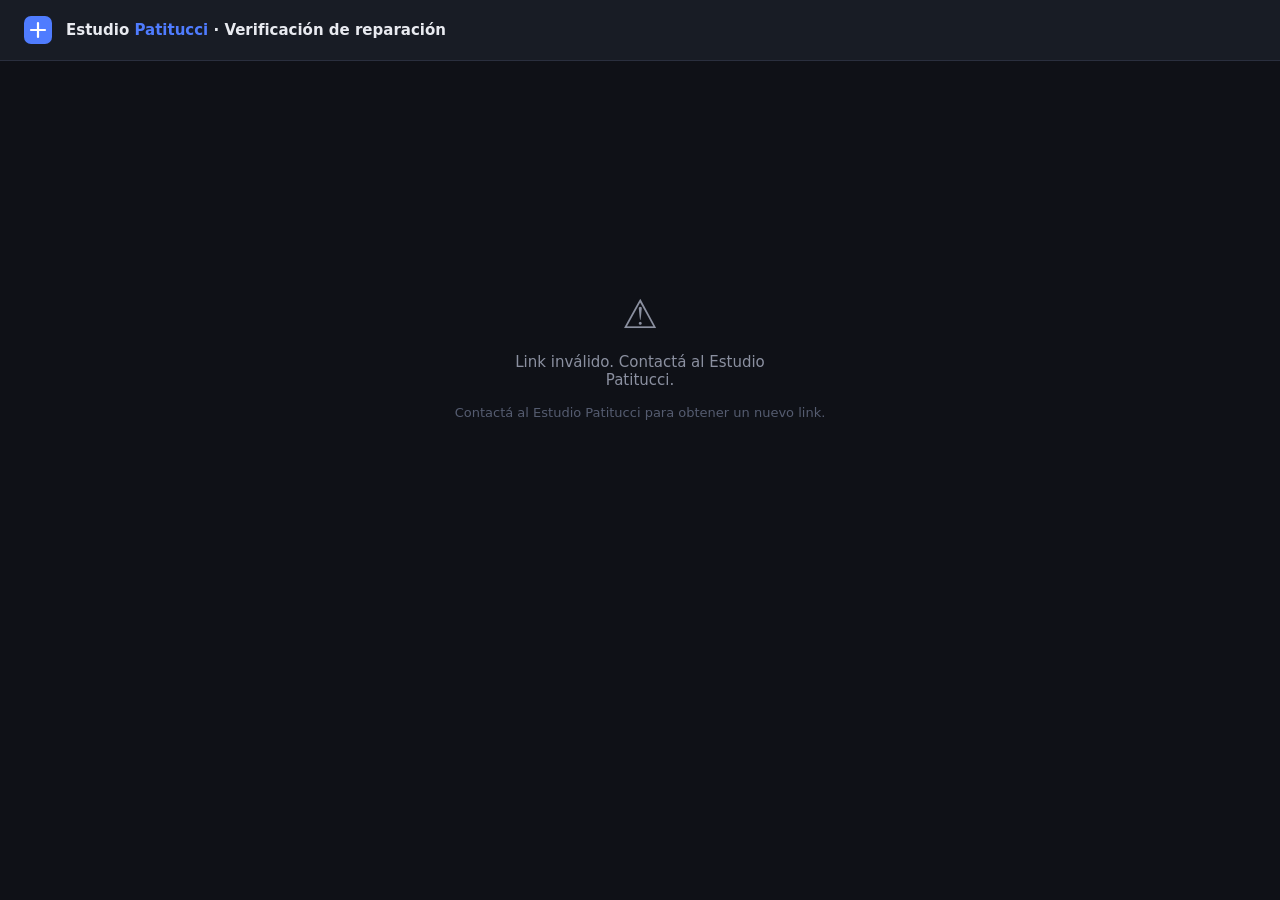
<file: verifTaller.html>
<!DOCTYPE html>
<html lang="es">
<head>
<meta charset="UTF-8"/>
<meta name="viewport" content="width=device-width,initial-scale=1"/>
<title>Verificación de Reparación — Estudio Patitucci</title>
<style>
  :root{--bg:#0f1117;--bg2:#181c25;--bg3:#1e2330;--border:#2a2f3e;--text:#e8eaf0;--text2:#8b90a0;--text3:#555c70;--accent:#4f7cff;--green:#4caf7d;--red:#e55353;--orange:#f0b429;--purple:#8b5cf6}
  *{box-sizing:border-box;margin:0;padding:0}
  body{background:var(--bg);color:var(--text);font-family:'Inter',system-ui,sans-serif;min-height:100vh;padding:0 0 60px}
  .header{background:var(--bg2);border-bottom:1px solid var(--border);padding:16px 24px;display:flex;align-items:center;gap:14px}
  .logo{font-size:15px;font-weight:700;color:var(--text)}
  .logo span{color:var(--accent)}
  .container{max-width:600px;margin:0 auto;padding:24px 16px}
  .card{background:var(--bg2);border:1px solid var(--border);border-radius:12px;padding:20px;margin-bottom:16px}
  .section-label{font-size:11px;font-weight:600;text-transform:uppercase;letter-spacing:.08em;color:var(--text3);margin-bottom:10px}
  .info-grid{display:grid;grid-template-columns:1fr 1fr;gap:10px 16px}
  .info-item span{font-size:11px;color:var(--text2);display:block;margin-bottom:2px}
  .info-item strong{font-size:14px;color:var(--text)}
  .btn{display:inline-flex;align-items:center;justify-content:center;gap:8px;padding:12px 20px;border-radius:8px;font-size:14px;font-weight:600;cursor:pointer;border:none;transition:opacity .15s;width:100%}
  .btn:disabled{opacity:.5;cursor:not-allowed}
  .btn-primary{background:var(--accent);color:#fff}
  .btn-secondary{background:var(--bg3);color:var(--text);border:1px solid var(--border)}
  .btn-green{background:var(--green);color:#fff}
  .btn-purple{background:var(--purple);color:#fff}
  .field label{font-size:12px;color:var(--text2);display:block;margin-bottom:6px;text-transform:uppercase;letter-spacing:.05em}
  .field input,.field textarea,.field select{width:100%;background:var(--bg3);border:1px solid var(--border);border-radius:8px;padding:10px 12px;color:var(--text);font-size:14px;font-family:inherit}
  .field{margin-bottom:14px}
  .msg{font-size:13px;padding:10px 14px;border-radius:8px;margin-top:10px;display:none}
  .msg.ok{display:block;background:rgba(76,175,125,.12);color:var(--green);border:1px solid rgba(76,175,125,.25)}
  .msg.err{display:block;background:rgba(229,83,83,.12);color:var(--red);border:1px solid rgba(229,83,83,.25)}
  .msg.info{display:block;background:rgba(79,124,255,.1);color:var(--accent);border:1px solid rgba(79,124,255,.25)}
  .step{display:flex;align-items:center;gap:10px;padding:12px 14px;border-radius:8px;margin-bottom:8px;background:var(--bg3);border:1px solid var(--border)}
  .step-num{width:28px;height:28px;border-radius:50%;display:flex;align-items:center;justify-content:center;font-size:13px;font-weight:700;flex-shrink:0}
  .step-num.done{background:var(--green);color:#fff}
  .step-num.active{background:var(--accent);color:#fff}
  .step-num.pending{background:var(--bg);color:var(--text3);border:1px solid var(--border)}
  .drop-zone{border:2px dashed var(--border);border-radius:10px;padding:28px;text-align:center;cursor:pointer;margin-bottom:12px;transition:border-color .2s}
  .drop-zone:hover{border-color:var(--accent)}
  .foto-grid{display:grid;grid-template-columns:repeat(3,1fr);gap:8px;margin-top:10px}
  .foto-thumb{width:100%;aspect-ratio:1;object-fit:cover;border-radius:8px;border:1px solid var(--border)}
  .foto-thumb-wrap{position:relative}
  .foto-thumb-remove{position:absolute;top:4px;right:4px;background:rgba(0,0,0,.6);color:#fff;border:none;border-radius:50%;width:20px;height:20px;font-size:11px;cursor:pointer;display:flex;align-items:center;justify-content:center}
  .pill{display:inline-block;padding:3px 10px;border-radius:20px;font-size:11px;font-weight:600}
  .pill-purple{background:rgba(139,92,246,.15);color:var(--purple);border:1px solid rgba(139,92,246,.3)}
  .spinner{width:18px;height:18px;border:2px solid rgba(255,255,255,.3);border-top-color:#fff;border-radius:50%;animation:spin .6s linear infinite;display:inline-block}
  @keyframes spin{to{transform:rotate(360deg)}}
  .loading-screen{display:flex;flex-direction:column;align-items:center;justify-content:center;min-height:60vh;gap:16px;color:var(--text2)}
</style>
</head>
<body>

<div class="header">
  <svg width="28" height="28" viewBox="0 0 28 28" fill="none"><rect width="28" height="28" rx="7" fill="#4f7cff"/><path d="M7 14h14M14 7v14" stroke="#fff" stroke-width="2.2" stroke-linecap="round"/></svg>
  <div class="logo">Estudio <span>Patitucci</span> · Verificación de reparación</div>
</div>

<div class="container">
  <!-- Loading -->
  <div id="screen-loading" class="loading-screen">
    <div class="spinner" style="width:32px;height:32px;border-color:rgba(79,124,255,.3);border-top-color:var(--accent)"></div>
    <p>Cargando datos...</p>
  </div>

  <!-- Error -->
  <div id="screen-error" style="display:none" class="loading-screen">
    <div style="font-size:40px">⚠️</div>
    <p id="error-msg" style="font-size:15px;text-align:center;max-width:300px">Link inválido o vencido.</p>
    <p style="font-size:13px;color:var(--text3)">Contactá al Estudio Patitucci para obtener un nuevo link.</p>
  </div>

  <!-- Contenido principal -->
  <div id="screen-main" style="display:none">

    <!-- Datos del siniestro -->
    <div class="card">
      <p class="section-label">Datos del siniestro</p>
      <div class="info-grid">
        <div class="info-item"><span>N° Siniestro</span><strong id="d-sin">-</strong></div>
        <div class="info-item"><span>Patente</span><strong id="d-pat">-</strong></div>
        <div class="info-item"><span>Modelo</span><strong id="d-mod">-</strong></div>
        <div class="info-item"><span>Asegurado</span><strong id="d-aseg">-</strong></div>
      </div>
    </div>

    <!-- Etapa 0a: Confirmar / Modificar turno (turno aún no confirmado) -->
    <div id="etapa-0" style="display:none">
      <div class="card">
        <p class="section-label">Turno de ingreso</p>
        <div id="bloque-repuestos" style="display:none;background:rgba(139,92,246,.06);border:1px solid rgba(139,92,246,.2);border-radius:8px;padding:12px;margin-bottom:14px">
          <p style="font-size:12px;font-weight:600;color:var(--purple);margin-bottom:8px">📦 Repuestos en camino</p>
          <div class="info-grid">
            <div class="info-item"><span>Proveedor</span><strong id="d-prov">-</strong></div>
            <div class="info-item"><span>Plazo de entrega</span><strong id="d-plazo">-</strong></div>
          </div>
        </div>
        <p style="font-size:13px;color:var(--text2);margin-bottom:14px">El turno estimado de ingreso es el que figura abajo. Podés confirmarlo o modificarlo.</p>
        <div class="field">
          <label>Turno de ingreso</label>
          <input type="date" id="inp-turno"/>
        </div>
        <button class="btn btn-primary" onclick="confirmarTurno()">✅ Confirmar turno</button>
        <div id="msg-turno" class="msg"></div>
      </div>
    </div>

    <!-- Etapa 0b: Turno ya confirmado — esperar mail el día del turno -->
    <div id="etapa-0-espera" style="display:none">
      <div class="card" style="text-align:center;padding:36px 20px">
        <div style="font-size:48px;margin-bottom:14px">📅</div>
        <h2 style="font-size:18px;font-weight:700;margin-bottom:10px">Turno confirmado</h2>
        <p style="font-size:14px;color:var(--text2);margin-bottom:6px">Tu turno de ingreso quedó registrado para el</p>
        <p style="font-size:20px;font-weight:700;color:var(--accent);margin-bottom:16px" id="espera-fecha-turno">-</p>
        <p style="font-size:13px;color:var(--text2);margin-bottom:24px">El día del turno vas a recibir un mail solicitando fotos del proceso de reparación y de los repuestos instalados.</p>
        <button class="btn btn-primary" onclick="cerrarPestana()">✓ Recibido</button>
      </div>
    </div>

    <!-- Etapa 1: Un solo box de fotos + fecha de finalización -->
    <div id="etapa-1" style="display:none">
      <div class="card">
        <p class="section-label">Proceso de reparación</p>
        <p style="font-size:13px;color:var(--text2);margin-bottom:16px">Subí fotos del proceso de reparación y de los repuestos instalados. Podés seleccionar todas las fotos juntas.</p>
        <div class="drop-zone" onclick="s('inp-proceso').click()">
          <div style="font-size:24px;margin-bottom:8px">🔧</div>
          <p style="font-size:14px;font-weight:600">Seleccionar fotos</p>
          <p style="font-size:12px;color:var(--text3);margin-top:4px">JPG, PNG — podés seleccionar varias</p>
          <input type="file" id="inp-proceso" accept="image/*" multiple style="display:none" onchange="agregarFotos(this,'proceso')">
        </div>
        <div id="grid-proceso" class="foto-grid"></div>
        <div class="field" style="margin-top:16px">
          <label>Fecha estimada de finalización del trabajo</label>
          <input type="date" id="inp-fin"/>
        </div>
        <button class="btn btn-green" id="btn-enviar-e1" onclick="enviarEtapa1()">📤 Enviar</button>
        <div id="msg-e1" class="msg"></div>
      </div>
    </div>

    <!-- Pantalla post Etapa 1: esperar mail el día de finalización -->
    <div id="etapa-1-ok" style="display:none">
      <div class="card" style="text-align:center;padding:36px 20px">
        <div style="font-size:48px;margin-bottom:14px">✅</div>
        <h2 style="font-size:18px;font-weight:700;margin-bottom:10px">¡Fotos enviadas!</h2>
        <p style="font-size:14px;color:var(--text2);margin-bottom:6px">El día estimado de finalización</p>
        <p style="font-size:20px;font-weight:700;color:var(--accent);margin-bottom:16px" id="e1ok-fecha-fin">-</p>
        <p style="font-size:13px;color:var(--text2);margin-bottom:24px">vas a recibir un mail solicitando las fotos del vehículo terminado.</p>
        <button class="btn btn-primary" onclick="cerrarPestana()">✓ Recibido</button>
      </div>
    </div>

    <!-- Etapa 2: Fotos del vehículo terminado -->
    <div id="etapa-2" style="display:none">
      <div class="card">
        <p class="section-label">Vehículo terminado</p>
        <p style="font-size:13px;color:var(--text2);margin-bottom:16px">Subí las fotos del vehículo terminado.</p>
        <div class="drop-zone" onclick="s('inp-term').click()">
          <div style="font-size:24px;margin-bottom:8px">🚗</div>
          <p style="font-size:14px;font-weight:600">Seleccionar fotos del vehículo terminado</p>
          <p style="font-size:12px;color:var(--text3);margin-top:4px">JPG, PNG — podés seleccionar varias</p>
          <input type="file" id="inp-term" accept="image/*" multiple style="display:none" onchange="agregarFotos(this,'term')">
        </div>
        <div id="grid-term" class="foto-grid"></div>
        <button class="btn btn-green" id="btn-enviar-e2" style="margin-top:16px" onclick="enviarEtapa2()">📤 Enviar fotos</button>
        <div id="msg-e2" class="msg"></div>
      </div>
    </div>

    <!-- Pantalla final de éxito -->
    <div id="etapa-ok" style="display:none">
      <div class="card" style="text-align:center;padding:40px 20px">
        <div style="font-size:52px;margin-bottom:16px">✅</div>
        <h2 style="font-size:20px;font-weight:700;margin-bottom:10px">¡Todo enviado!</h2>
        <p style="font-size:14px;color:var(--text2);margin-bottom:24px">Las fotos del vehículo terminado fueron enviadas. El Estudio Patitucci las revisará y cerrará el siniestro. ¡Muchas gracias!</p>
        <button class="btn btn-primary" onclick="cerrarPestana()">✓ Recibido</button>
      </div>
    </div>

  </div><!-- /screen-main -->
</div><!-- /container -->

<script>
const API = 'https://script.google.com/macros/s/AKfycbywk-SytIxiH7suDaIjfK9ZhQ6qOlAxxAM6hEoeqr8-PKWuk0-qDMmMMxQkOx3f8HMu/exec';
var verifToken = new URLSearchParams(location.search).get('token') || '';
var _inspData  = null;
var _fotos     = {proceso:[], term:[]};

function s(id){return document.getElementById(id);}

async function apiCall(payload){
  const r = await fetch(API, {method:'POST', body:JSON.stringify(payload)});
  return r.json();
}

async function apiGet(params){
  var url = API + '?' + new URLSearchParams(params).toString();
  var r = await fetch(url);
  return r.json();
}

function showErr(msg){
  s('screen-loading').style.display='none';
  s('screen-error').style.display='flex';
  s('error-msg').textContent = msg || 'Link inválido o vencido.';
}

function fmtDate(iso){
  if(!iso)return'-';
  var p=iso.split('-');
  return p.length===3?p[2]+'/'+p[1]+'/'+p[0]:iso;
}

async function init(){
  if(!verifToken){showErr('Link inválido. Contactá al Estudio Patitucci.');return;}
  try{
    var res = await apiGet({action:'getVerifTaller', verifToken});
    if(!res.ok){showErr(res.msg||'Link inválido o vencido.');return;}
    _inspData = res;

    // Llenar datos del siniestro
    s('d-sin').textContent  = res.siniestro  || '-';
    s('d-pat').textContent  = res.patente     || '-';
    s('d-mod').textContent  = res.modelo      || '-';
    s('d-aseg').textContent = res.asegurado   || '-';

    s('screen-loading').style.display='none';
    s('screen-main').style.display='block';

    var etapa = parseInt(res.etapa) || 0;
    mostrarEtapa(etapa, res);

  } catch(err){
    showErr('Error al cargar. Verificá tu conexión.');
  }
}

function mostrarEtapa(etapa, res){
  ['etapa-0','etapa-0-espera','etapa-1','etapa-1-ok','etapa-2','etapa-ok'].forEach(function(id){
    var el=s(id); if(el) el.style.display='none';
  });
  if(etapa === 0){
    if(res.turnoConfirmadoPorTaller){
      // Turno ya confirmado — mostrar pantalla de espera
      s('etapa-0-espera').style.display='block';
      s('espera-fecha-turno').textContent = fmtDate(res.turnoConfirmadoPorTaller);
    } else {
      // Turno pendiente de confirmación
      s('etapa-0').style.display='block';
      var turnoActual = res.turnoEstimado || '';
      if(turnoActual) s('inp-turno').value = turnoActual;
      if(res.tipo==='conRepuestos' && res.proveedor){
        s('bloque-repuestos').style.display='block';
        s('d-prov').textContent  = res.proveedor  || '-';
        s('d-plazo').textContent = res.plazoTexto || '-';
      }
    }
  } else if(etapa === 1){
    s('etapa-1').style.display='block';
    if(res.fechaEstimadaFinalizacion) s('inp-fin').value = res.fechaEstimadaFinalizacion;
  } else if(etapa === 2){
    s('etapa-2').style.display='block';
  } else {
    s('etapa-ok').style.display='block';
  }
}

function cerrarPestana(){
  window.close();
  // Fallback si el navegador bloquea window.close()
  setTimeout(function(){
    s('screen-main').innerHTML='<div style="text-align:center;padding:60px 20px;color:var(--text2)">'
      +'<div style="font-size:40px;margin-bottom:16px">✅</div>'
      +'<p style="font-size:15px">Podés cerrar esta pestaña.</p></div>';
  }, 400);
}

// ── Confirmar / Modificar turno ──────────────────────
async function confirmarTurno(){
  var turno = s('inp-turno').value;
  if(!turno){showMsg('msg-turno','err','Seleccioná una fecha.');return;}
  var btn = document.querySelector('#etapa-0 .btn-primary');
  btn.disabled=true; btn.innerHTML='<span class="spinner"></span> Enviando...';
  try{
    var res = await apiCall({action:'tallerConfirmaTurno', verifToken, turno});
    if(res.ok){
      // Mostrar pantalla de espera — el taller recibirá mail el día del turno
      mostrarEtapa(0, {turnoConfirmadoPorTaller: turno});
    } else {
      showMsg('msg-turno','err','Error: '+(res.msg||'Intente de nuevo'));
      btn.disabled=false; btn.textContent='✅ Confirmar turno';
    }
  } catch(err){
    showMsg('msg-turno','err','Error de conexión.');
    btn.disabled=false; btn.textContent='✅ Confirmar turno';
  }
}

// ── Manejo de fotos ──────────────────────────────────
function agregarFotos(input, tipo){
  var files = Array.from(input.files);
  files.forEach(function(file){
    var reader = new FileReader();
    reader.onload = function(e){
      _fotos[tipo].push({file:file, dataUrl:e.target.result, status:'pendiente'});
      renderGrid(tipo);
    };
    reader.readAsDataURL(file);
  });
  input.value='';
}

function renderGrid(tipo){
  var grid = s('grid-'+tipo);
  if(!grid)return;
  if(!_fotos[tipo].length){grid.innerHTML='';return;}
  grid.innerHTML = _fotos[tipo].map(function(f,idx){
    var thumb = f.dataUrl;
    var statusLabel = f.status==='ok'
      ? '<div style="position:absolute;bottom:4px;left:4px;background:var(--green);color:#fff;font-size:10px;padding:2px 6px;border-radius:4px">✓</div>'
      : (f.status==='subiendo'?'<div style="position:absolute;inset:0;background:rgba(0,0,0,.5);display:flex;align-items:center;justify-content:center"><span class="spinner"></span></div>':'');
    return '<div class="foto-thumb-wrap">'
      +'<img src="'+thumb+'" class="foto-thumb"/>'
      +'<button class="foto-thumb-remove" onclick="removeFoto(\''+tipo+'\','+idx+')">✕</button>'
      +statusLabel
      +'</div>';
  }).join('');
}

function removeFoto(tipo, idx){
  _fotos[tipo].splice(idx,1);
  renderGrid(tipo);
}

async function subirFotos(tipo){
  var fotos = _fotos[tipo].filter(function(f){return f.status!=='ok';});
  var links = [];
  for(var k=0; k<fotos.length; k++){
    var f = fotos[k];
    f.status='subiendo'; renderGrid(tipo);
    try{
      var res = await apiCall({
        action:'uploadFotoVerif',
        id: _inspData.id,
        foto: f.dataUrl,
        tipo: tipo,
        idx: k
      });
      if(res.ok){
        f.status='ok';
        f.driveLink=res.link;
        links.push(res.link);
      } else {
        f.status='error';
      }
    } catch(err){ f.status='error'; }
    renderGrid(tipo);
  }
  // También incluir fotos ya subidas anteriormente
  _fotos[tipo].forEach(function(f){if(f.driveLink)links.push(f.driveLink);});
  return links;
}

// ── Enviar Etapa 1 (fotos proceso unificadas + fecha fin) ───────
async function enviarEtapa1(){
  var fechaFin = s('inp-fin').value;
  if(!fechaFin){showMsg('msg-e1','err','Ingresá la fecha estimada de finalización.');return;}
  if(!_fotos.proceso.length){
    showMsg('msg-e1','err','Subí al menos una foto.');return;
  }
  var btn = s('btn-enviar-e1');
  btn.disabled=true; btn.innerHTML='<span class="spinner"></span> Subiendo fotos...';
  try{
    var linksProceso = await subirFotos('proceso');
    var res = await apiCall({
      action:'tallerRegistraEtapa',
      verifToken,
      etapa: 1,
      fotosProceso: linksProceso,
      fechaEstimadaFinalizacion: fechaFin
    });
    if(res.ok){
      // Mostrar pantalla de espera para Etapa 2
      ['etapa-0','etapa-0-espera','etapa-1','etapa-2','etapa-ok'].forEach(function(id){
        var el=s(id); if(el) el.style.display='none';
      });
      s('e1ok-fecha-fin').textContent = fmtDate(fechaFin);
      s('etapa-1-ok').style.display='block';
    } else {
      showMsg('msg-e1','err','Error: '+(res.msg||'Intente de nuevo'));
      btn.disabled=false; btn.textContent='📤 Enviar';
    }
  } catch(err){
    showMsg('msg-e1','err','Error de conexión.');
    btn.disabled=false; btn.textContent='📤 Enviar';
  }
}

// ── Enviar Etapa 2 (fotos vehículo terminado) ───
async function enviarEtapa2(){
  if(!_fotos.term.length){
    showMsg('msg-e2','err','Subí al menos una foto del vehículo terminado.');return;
  }
  var btn = s('btn-enviar-e2');
  btn.disabled=true; btn.innerHTML='<span class="spinner"></span> Subiendo fotos...';
  try{
    var linksTerm = await subirFotos('term');
    var res = await apiCall({
      action:'tallerRegistraEtapa',
      verifToken,
      etapa: 2,
      fotosTerminado: linksTerm
    });
    if(res.ok){
      ['etapa-0','etapa-0-espera','etapa-1','etapa-1-ok','etapa-2'].forEach(function(id){
        var el=s(id); if(el) el.style.display='none';
      });
      s('etapa-ok').style.display='block';
    } else {
      showMsg('msg-e2','err','Error: '+(res.msg||'Intente de nuevo'));
      btn.disabled=false; btn.textContent='📤 Enviar fotos';
    }
  } catch(err){
    showMsg('msg-e2','err','Error de conexión.');
    btn.disabled=false; btn.textContent='📤 Enviar fotos';
  }
}

function showMsg(id, tipo, txt){
  var el=s(id);if(!el)return;
  el.className='msg '+tipo; el.textContent=txt;
}

init();
</script>
</body>
</html>
</file>
<file: styles.css>
*{box-sizing:border-box;margin:0;padding:0}
:root{
  --bg:#0f1117;--bg2:#171b26;--bg3:#1e2333;--border:#2a2f42;
  --text:#e8eaf0;--text2:#8b92a8;--text3:#4a5068;
  --accent:#4f7cff;--accent2:#3d63cc;
  --green:#2ecc71;--yellow:#f0b429;--red:#e55353;--orange:#f07c2e;
  --sidebar:220px;
}
body{font-family:'DM Sans',sans-serif;background:var(--bg);color:var(--text);min-height:100vh;font-size:14px}
input,select,textarea{font-family:'DM Sans',sans-serif;font-size:13px;background:var(--bg3);border:1px solid var(--border);color:var(--text);padding:8px 12px;border-radius:8px;outline:none;transition:border .2s;width:100%}
input:focus,select:focus,textarea:focus{border-color:var(--accent)}
input::placeholder,textarea::placeholder{color:var(--text3)}
button{font-family:'DM Sans',sans-serif;cursor:pointer;border:none;border-radius:8px;font-size:13px;font-weight:500;transition:all .15s}
.btn-primary{background:var(--accent);color:#fff;padding:9px 18px}
.btn-primary:hover{background:var(--accent2)}
.btn-secondary{background:var(--bg3);color:var(--text2);padding:9px 18px;border:1px solid var(--border)}
.btn-secondary:hover{background:var(--border);color:var(--text)}
.btn-success{background:rgba(46,204,113,.15);color:var(--green);padding:9px 18px;border:1px solid rgba(46,204,113,.3)}
.btn-danger{background:rgba(229,83,83,.15);color:var(--red);padding:6px 12px;border:1px solid rgba(229,83,83,.3)}
.btn-sm{padding:5px 10px;font-size:12px}
.card{background:var(--bg2);border:1px solid var(--border);border-radius:12px;padding:20px;margin-bottom:16px}
.pill{font-size:11px;padding:3px 10px;border-radius:999px;font-weight:500;display:inline-block;white-space:nowrap}
.pill-blue{background:rgba(79,124,255,.15);color:#7ba3ff}
.pill-green{background:rgba(46,204,113,.15);color:#2ecc71}
.pill-yellow{background:rgba(240,180,41,.15);color:#f0b429}
.pill-red{background:rgba(229,83,83,.15);color:#e55353}
.pill-orange{background:rgba(240,124,46,.15);color:#f07c2e}
.pill-gray{background:rgba(139,146,168,.1);color:var(--text2)}
.pill-amber{background:rgba(245,158,11,.15);color:#f59e0b}
#screen-login{position:fixed;inset:0;display:flex;flex-direction:column;align-items:center;justify-content:center;padding:20px;background:var(--bg);z-index:200}
.login-box{width:100%;max-width:380px}
.login-logo{margin-bottom:28px}
.login-logo h1{font-size:26px;font-weight:600;letter-spacing:-.5px}
.login-logo h1 span{color:var(--accent)}
.login-logo p{font-size:13px;color:var(--text2);margin-top:4px}
.login-box label{display:block;font-size:11px;color:var(--text2);margin-bottom:6px;margin-top:14px;text-transform:uppercase;letter-spacing:.05em}
.topbar{background:var(--bg2);border-bottom:1px solid var(--border);padding:0 20px;height:56px;display:flex;align-items:center;gap:12px;position:sticky;top:0;z-index:50}
.topbar-logo{font-size:15px;font-weight:600}
.topbar-logo span{color:var(--accent)}
.sidebar{width:var(--sidebar);background:var(--bg2);border-right:1px solid var(--border);padding:16px 12px;flex-shrink:0;position:sticky;top:56px;height:calc(100vh - 56px);overflow-y:auto}
.sidebar-logo{font-size:12px;font-weight:600;color:var(--text2);padding:8px 12px;margin-bottom:4px}
.sidebar-logo span{color:var(--accent)}
.sidebar-section{font-size:10px;font-weight:600;color:var(--text3);text-transform:uppercase;letter-spacing:.1em;padding:12px 12px 4px;margin-top:4px}
.sidebar-item{display:flex;align-items:center;gap:10px;padding:9px 12px;border-radius:8px;cursor:pointer;font-size:13px;font-weight:500;color:var(--text2);transition:all .15s;margin-bottom:2px;border:none;background:transparent;width:100%;text-align:left}
.sidebar-item:hover{background:var(--bg3);color:var(--text)}
.sidebar-item.active{background:rgba(79,124,255,.12);color:#7ba3ff}
.sidebar-item .badge{background:var(--accent);color:#fff;font-size:10px;font-weight:600;padding:1px 6px;border-radius:999px;margin-left:auto}
.sidebar-item .badge.yellow{background:var(--yellow);color:#111}
.main-content{flex:1;padding:24px;overflow-y:auto}
.form-grid-2{display:grid;grid-template-columns:1fr 1fr;gap:12px}
.form-grid-3{display:grid;grid-template-columns:1fr 1fr 1fr;gap:12px}
.field label{display:block;font-size:11px;color:var(--text2);margin-bottom:6px;text-transform:uppercase;letter-spacing:.05em}
.section-title{font-size:11px;font-weight:600;color:var(--text3);text-transform:uppercase;letter-spacing:.08em;margin-bottom:14px}
.insp-grid{display:flex;flex-wrap:wrap;gap:8px;margin-bottom:16px}
.insp-btn{padding:8px 16px;background:var(--bg3);border:1px solid var(--border);color:var(--text2);border-radius:8px;font-size:13px;cursor:pointer;transition:all .15s}
.insp-btn.sel{background:rgba(79,124,255,.15);border-color:var(--accent);color:#7ba3ff}
.tabla-wrap{overflow-x:auto;border-radius:12px;border:1px solid var(--border)}
table{width:100%;border-collapse:collapse;min-width:700px}
thead tr{background:var(--bg3)}
th{padding:11px 14px;text-align:left;font-size:11px;font-weight:600;color:var(--text3);text-transform:uppercase;letter-spacing:.06em;border-bottom:1px solid var(--border);white-space:nowrap}
td{padding:11px 14px;border-bottom:1px solid var(--border);color:var(--text);font-size:13px;vertical-align:middle}
tr:last-child td{border-bottom:none}
tr:hover td{background:rgba(255,255,255,.02)}
.mono{font-family:'DM Mono',monospace;font-size:12px}
.modal-overlay{position:fixed;inset:0;background:rgba(0,0,0,.65);z-index:100;display:none;align-items:center;justify-content:center;padding:16px}
.modal-overlay.open{display:flex}
.modal-box{background:var(--bg2);border:1px solid var(--border);border-radius:16px;padding:24px;width:100%;max-width:600px;max-height:90vh;overflow-y:auto;position:relative}
.modal-box h3{font-size:16px;font-weight:600;margin-bottom:18px}
.modal-close{position:absolute;top:16px;right:16px;background:var(--bg3);border:1px solid var(--border);color:var(--text2);width:30px;height:30px;border-radius:8px;font-size:16px;cursor:pointer}
.pdf-zone{border:2px dashed var(--border);border-radius:12px;padding:32px;text-align:center;cursor:pointer;transition:all .2s;margin-bottom:16px}
.pdf-zone:hover,.pdf-zone.drag{border-color:var(--accent);background:rgba(79,124,255,.05)}
.pdf-zone .icon{font-size:32px;margin-bottom:8px}
.mail-prev{background:var(--bg);border:1px solid var(--border);border-radius:8px;padding:14px;font-family:'DM Mono',monospace;font-size:12px;color:var(--text2);white-space:pre-wrap;max-height:200px;overflow-y:auto;line-height:1.6}
.notif-bar{background:rgba(240,180,41,.08);border:1px solid rgba(240,180,41,.3);border-radius:10px;padding:12px 16px;margin-bottom:16px;display:none;align-items:center;gap:12px}
.notif-bar.show{display:flex}
.notif-dot{width:8px;height:8px;border-radius:50%;background:var(--yellow);animation:pulse 1.5s infinite;flex-shrink:0}
@keyframes pulse{0%,100%{opacity:1}50%{opacity:.3}}
.dev-burbuja{background:rgba(79,124,255,.08);border:1px solid rgba(79,124,255,.2);border-radius:8px;padding:10px 12px;margin-bottom:8px;font-size:13px;color:#7ba3ff}
.stat-card{background:var(--bg2);border:1px solid var(--border);border-radius:12px;padding:16px;text-align:center}
.stat-num{font-size:36px;font-weight:600;color:var(--text)}
.stat-lbl{font-size:12px;color:var(--text2);margin-top:4px}
.stats-grid{display:grid;grid-template-columns:repeat(auto-fit,minmax(130px,1fr));gap:12px;margin-bottom:20px}
.loading{text-align:center;padding:40px;color:var(--text2)}
.spinner{width:32px;height:32px;border:3px solid var(--border);border-top-color:var(--accent);border-radius:50%;animation:spin .7s linear infinite;margin:0 auto 12px}
@keyframes spin{to{transform:rotate(360deg)}}
.msg{font-size:13px;min-height:18px;margin-top:10px}
.msg.ok{color:var(--green)}.msg.err{color:var(--red)}
/* ── Mobile sidebar drawer ── */
.sidebar-backdrop{display:none;position:fixed;inset:0;background:rgba(0,0,0,.5);z-index:200}
.sidebar-backdrop.open{display:block}
.hamburger{display:none;background:none;border:none;cursor:pointer;padding:6px;color:var(--text);flex-direction:column;gap:5px}
.hamburger span{display:block;width:22px;height:2px;background:currentColor;border-radius:2px;transition:all .2s}
@media(max-width:768px){
  .hamburger{display:flex}
  .sidebar{display:block;position:fixed;top:0;left:-240px;height:100vh;width:240px;z-index:201;transition:left .25s ease;padding-top:56px}
  .sidebar.open{left:0}
  .form-grid-2,.form-grid-3{grid-template-columns:1fr}
  .main-content{padding:16px}
  .calc-row-grid{grid-template-columns:1fr 1fr !important;grid-template-rows:auto auto !important}
  .calc-row-grid .calc-del-btn{grid-column:2;grid-row:2;justify-self:end}
  #calc-header{display:none !important}
}
/* ── Toast ── */
.toast{background:var(--bg2);border:1px solid var(--border);border-radius:10px;padding:12px 18px;font-size:13px;color:var(--text);min-width:220px;max-width:360px;box-shadow:0 6px 24px rgba(0,0,0,.5);animation:toastIn .22s ease;pointer-events:auto;display:flex;align-items:center;gap:10px}
.toast.ok{border-left:3px solid var(--green)}.toast.err{border-left:3px solid var(--red)}.toast.info{border-left:3px solid var(--accent)}
@keyframes toastIn{from{transform:translateX(48px);opacity:0}to{transform:translateX(0);opacity:1}}
@keyframes toastOut{to{transform:translateX(48px);opacity:0}}
/* ── Loading overlay ── */
#screen-loading{position:fixed;inset:0;background:var(--bg);z-index:500;display:none;flex-direction:column;align-items:center;justify-content:center;gap:16px}
#screen-loading .spinner{width:44px;height:44px;border-width:4px;margin:0}
/* ── Banner de instalación PWA ── */
#pwa-banner{position:fixed;bottom:80px;left:50%;transform:translateX(-50%);background:var(--bg2);border:1px solid var(--accent);border-radius:14px;padding:14px 18px;display:none;align-items:center;gap:14px;z-index:550;box-shadow:0 8px 32px rgba(0,0,0,.6);max-width:340px;width:calc(100% - 32px);animation:toastIn .3s ease}
#pwa-banner .pwa-icon{width:42px;height:42px;border-radius:10px;background:var(--accent);display:flex;align-items:center;justify-content:center;font-size:20px;flex-shrink:0}
#pwa-banner .pwa-text{flex:1}
#pwa-banner .pwa-text strong{display:block;font-size:13px;color:var(--text);margin-bottom:2px}
#pwa-banner .pwa-text span{font-size:11px;color:var(--text2)}
#pwa-banner .pwa-btns{display:flex;flex-direction:column;gap:6px;flex-shrink:0}
#pwa-banner .pwa-btns button{font-size:11px;padding:5px 10px;border-radius:6px}

/* ── LANDING PAGE ── */
#landing-page{display:flex;flex-direction:column;min-height:100vh;font-family:'Segoe UI',system-ui,sans-serif;background:#0b1a35;position:fixed;inset:0;z-index:9999;overflow-y:auto}
#landing-page.hidden{display:none}
.lp-nav{position:fixed;top:0;left:0;right:0;z-index:100;background:#0a1628;border-bottom:1px solid rgba(255,255,255,.08);padding:0 1.5rem;height:64px;display:flex;align-items:center;justify-content:space-between}
.lp-nav-brand{display:flex;align-items:center;gap:.75rem;text-decoration:none}
.lp-nav-logo{width:36px;height:36px;background:#2563eb;border-radius:8px;display:flex;align-items:center;justify-content:center;font-weight:800;font-size:1rem;color:#fff}
.lp-nav-name{color:#fff;font-size:1rem;font-weight:600}
.lp-nav-name span{color:#94a3b8;font-weight:400;font-size:.8rem;display:block;line-height:1}
.lp-btn-nav{background:#2563eb;color:#fff;border:none;padding:.5rem 1.25rem;border-radius:6px;font-size:.875rem;font-weight:600;cursor:pointer;transition:background .2s}
.lp-btn-nav:hover{background:#1d4ed8}
.lp-hero{margin-top:64px;background:transparent;min-height:calc(100vh - 64px);display:flex;align-items:center;position:relative;overflow:hidden;padding:4rem 1.5rem 3rem}
.lp-hero-bg{position:absolute;inset:0;background:radial-gradient(ellipse 900px 500px at 50% 0%,rgba(37,99,235,.18),transparent 70%);opacity:1}
.lp-hero::before{content:'';position:absolute;inset:0;background:radial-gradient(ellipse at 20% 50%,rgba(37,99,235,.15) 0%,transparent 60%),radial-gradient(ellipse at 80% 20%,rgba(30,74,140,.2) 0%,transparent 50%)}
.lp-hero-grid{display:none}
.lp-hero-content{position:relative;max-width:720px;margin:0 auto;text-align:center}
.lp-hero-badge{display:inline-flex;align-items:center;gap:.5rem;background:rgba(37,99,235,.2);border:1px solid rgba(37,99,235,.4);color:#93c5fd;padding:.35rem 1rem;border-radius:100px;font-size:.78rem;font-weight:600;letter-spacing:.08em;text-transform:uppercase;margin-bottom:1.75rem}
.lp-hero-badge::before{content:'';width:6px;height:6px;background:#60a5fa;border-radius:50%;animation:lp-pulse 2s infinite}
@keyframes lp-pulse{0%,100%{opacity:1;transform:scale(1)}50%{opacity:.5;transform:scale(.8)}}
.lp-hero-title{color:#fff;font-size:clamp(1.75rem,5vw,3rem);font-weight:800;line-height:1.15;letter-spacing:-.02em;margin-bottom:.5rem}
.lp-hero-title .lp-hl{color:#60a5fa;display:block}
.lp-hero-sub{color:#94a3b8;font-size:clamp(.95rem,2vw,1.15rem);line-height:1.7;margin:1.25rem auto 2.5rem;max-width:560px}
.lp-cta-group{display:flex;gap:1rem;justify-content:center;flex-wrap:wrap}
.lp-btn-primary{background:#2563eb;color:#fff;border:none;padding:.875rem 2rem;border-radius:8px;font-size:1rem;font-weight:700;cursor:pointer;transition:all .2s;display:inline-flex;align-items:center;gap:.5rem;box-shadow:0 4px 24px rgba(37,99,235,.4)}
.lp-btn-primary:hover{background:#1d4ed8;transform:translateY(-1px)}
.lp-btn-ghost{background:transparent;color:#94a3b8;border:1px solid rgba(255,255,255,.2);padding:.875rem 2rem;border-radius:8px;font-size:1rem;font-weight:600;cursor:pointer;transition:all .2s}
.lp-btn-ghost:hover{border-color:rgba(255,255,255,.4);color:#fff}
.lp-hero-stats{display:flex;justify-content:center;gap:2.5rem;margin-top:3.5rem;padding-top:2.5rem;border-top:1px solid rgba(255,255,255,.08);flex-wrap:wrap}
.lp-stat-number{color:#fff;font-size:1.75rem;font-weight:800;line-height:1}
.lp-stat-label{color:#94a3b8;font-size:.78rem;margin-top:.25rem;letter-spacing:.04em;text-transform:uppercase}
.lp-services{background:transparent;padding:5rem 1.5rem}
.lp-section-header{text-align:center;max-width:600px;margin:0 auto 3rem}
.lp-section-tag{color:#93c5fd;font-size:.8rem;font-weight:700;letter-spacing:.1em;text-transform:uppercase;margin-bottom:.75rem}
.lp-section-title{color:#fff;font-size:clamp(1.5rem,3vw,2.25rem);font-weight:800;line-height:1.2;letter-spacing:-.02em;margin-bottom:1rem}
.lp-section-desc{color:#94a3b8;font-size:1rem;line-height:1.7}
.lp-services-grid{display:grid;grid-template-columns:repeat(auto-fit,minmax(280px,1fr));gap:1.5rem;max-width:1000px;margin:0 auto}
.lp-svc-card{background:#0f1e3d;border:1px solid rgba(255,255,255,.09);border-radius:16px;padding:2rem;transition:all .3s;position:relative;overflow:hidden}
.lp-svc-card::before{content:'';position:absolute;top:0;left:0;right:0;height:3px;background:linear-gradient(90deg,#2563eb,#1e4a8c);opacity:0;transition:opacity .3s}
.lp-svc-card:hover{border-color:#2563eb;box-shadow:0 8px 40px rgba(37,99,235,.1);transform:translateY(-2px)}
.lp-svc-card:hover::before{opacity:1}
.lp-svc-icon{width:48px;height:48px;background:rgba(37,99,235,.2);border-radius:12px;display:flex;align-items:center;justify-content:center;font-size:1.5rem;margin-bottom:1.25rem}
.lp-svc-title{color:#fff;font-size:1.05rem;font-weight:700;margin-bottom:.625rem}
.lp-svc-desc{color:#94a3b8;font-size:.9rem;line-height:1.65}
.lp-svc-badge{display:inline-block;background:rgba(37,99,235,.25);color:#93c5fd;font-size:.72rem;font-weight:700;letter-spacing:.06em;text-transform:uppercase;padding:.2rem .6rem;border-radius:100px;margin-top:1rem}
.lp-certifications{background:transparent;padding:4rem 1.5rem;border-top:1px solid rgba(255,255,255,.07)}
.lp-cert-inner{max-width:900px;margin:0 auto;display:grid;grid-template-columns:1fr 1fr;gap:2rem;align-items:center;border-top:1px solid rgba(255,255,255,.07)}
.lp-cert-list{list-style:none;padding:0;margin:1.5rem 0 0;display:flex;flex-direction:column;gap:.75rem}
.lp-cert-list li{display:flex;align-items:center;gap:.75rem;color:#f1f5f9;font-size:.9rem;font-weight:500}
.lp-cert-list li::before{content:'✓';width:22px;height:22px;background:linear-gradient(135deg,#2563eb,#1e4a8c);color:#fff;border-radius:50%;display:flex;align-items:center;justify-content:center;font-size:.7rem;font-weight:800;flex-shrink:0}
.lp-cert-cards{display:grid;grid-template-columns:1fr 1fr;gap:1rem}
.lp-cert-card{background:#0f1e3d;border:1px solid rgba(255,255,255,.09);border-radius:12px;padding:1.25rem;text-align:center}
.lp-cert-card-icon{font-size:2rem;margin-bottom:.5rem}
.lp-cert-card-title{color:#fff;font-size:.85rem;font-weight:700}
.lp-cert-card-sub{color:#94a3b8;font-size:.75rem;margin-top:.25rem}
.lp-access{background:transparent;padding:5rem 1.5rem 4rem;text-align:center;position:relative;overflow:hidden}
.lp-access::before{content:'';position:absolute;inset:0;z-index:0;background:radial-gradient(ellipse at center,rgba(37,99,235,.2) 0%,transparent 70%)}
.lp-access-content{position:relative;z-index:1;max-width:560px;margin:0 auto}
.lp-access-icon{width:64px;height:64px;background:rgba(37,99,235,.2);border:1px solid rgba(37,99,235,.4);border-radius:16px;display:flex;align-items:center;justify-content:center;font-size:1.75rem;margin:0 auto 1.5rem}
.lp-access-title{color:#fff;font-size:clamp(1.5rem,3vw,2rem);font-weight:800;margin-bottom:.75rem}
.lp-access-desc{color:#94a3b8;font-size:1rem;line-height:1.6;margin-bottom:2rem}
.lp-footer{background:#070f1f;border-top:1px solid rgba(255,255,255,.06);padding:2.5rem 1.5rem;text-align:center;display:flex;flex-direction:column;align-items:center;gap:.75rem}
.lp-footer-text{color:#64748b;font-size:.82rem}
.lp-footer-text strong{color:#94a3b8}
.lp-footer-copy{color:#475569;font-size:.78rem}
.lp-footer-social{display:flex;align-items:center;gap:.75rem;margin-bottom:.5rem}
.lp-footer-social-label{color:#64748b;font-size:.82rem;font-weight:500}
.lp-social-btn{width:40px;height:40px;border-radius:10px;display:flex;align-items:center;justify-content:center;color:#fff;text-decoration:none;transition:opacity .2s}
.lp-social-btn:hover{opacity:.8}
.lp-social-li{background:#0077b5}
.lp-social-ig{background:linear-gradient(135deg,#f09433,#e6683c,#dc2743,#cc2366,#bc1888)}
@media(max-width:640px){.lp-cert-inner{grid-template-columns:1fr}.lp-hero-stats{gap:1.5rem}}
/* ── NAV LINKS ── */
.lp-nav-links{display:flex;gap:1.75rem;align-items:center}
.lp-nav-links a{color:#94a3b8;text-decoration:none;font-size:.875rem;font-weight:500;transition:color .2s}
.lp-nav-links a:hover{color:#fff}
@media(max-width:700px){.lp-nav-links{display:none}}
/* ── SOBRE NOSOTROS ── */
.lp-sobre{background:transparent;padding:5rem 1.5rem;border-top:1px solid rgba(255,255,255,.07)}
.lp-sobre-inner{max-width:900px;margin:0 auto;display:grid;grid-template-columns:1fr 1fr;gap:4rem;align-items:center}
.lp-sobre-text p{color:#94a3b8;font-size:1rem;line-height:1.8;margin-bottom:1rem}
.lp-sobre-text p:last-child{color:#fff;font-weight:600;font-size:1.05rem;margin-bottom:0}
.lp-sobre-years{background:linear-gradient(135deg,#0a1628,#1a3560);border-radius:20px;padding:2.5rem;text-align:center;color:#fff}
.lp-sobre-num{font-size:5rem;font-weight:900;line-height:1;color:#60a5fa}
.lp-sobre-label{font-size:1rem;font-weight:600;color:#cbd5e1;margin-top:.5rem;text-transform:uppercase;letter-spacing:.06em}
.lp-sobre-sub{font-size:.85rem;color:#64748b;margin-top:1rem;line-height:1.6}
@media(max-width:700px){.lp-sobre-inner{grid-template-columns:1fr;gap:2rem}}
/* ── MISIÓN VISIÓN VALORES ── */
.lp-mvv{background:transparent;padding:5rem 1.5rem;border-top:1px solid rgba(255,255,255,.07)}
.lp-mvv-grid{display:grid;grid-template-columns:repeat(auto-fit,minmax(260px,1fr));gap:1.5rem;max-width:1000px;margin:2.5rem auto 0}
.lp-mvv-card{background:#0f1e3d;border:1px solid rgba(255,255,255,.09);border-radius:16px;padding:2rem;position:relative;overflow:hidden}
.lp-mvv-card::after{content:'';position:absolute;top:0;left:0;right:0;height:3px;background:linear-gradient(90deg,#2563eb,#1e4a8c)}
.lp-mvv-icon{width:44px;height:44px;background:rgba(37,99,235,.2);border-radius:12px;display:flex;align-items:center;justify-content:center;font-size:1.3rem;margin-bottom:1.25rem}
.lp-mvv-title{color:#fff;font-size:.95rem;font-weight:800;letter-spacing:.06em;text-transform:uppercase;margin-bottom:.75rem}
.lp-mvv-text{color:#94a3b8;font-size:.9rem;line-height:1.7}
/* ── VALORES ── */
.lp-valores{background:transparent;padding:5rem 1.5rem;border-top:1px solid rgba(255,255,255,.07)}
.lp-valores-grid{display:grid;grid-template-columns:repeat(auto-fit,minmax(280px,1fr));gap:1rem;max-width:1000px;margin:2.5rem auto 0}
.lp-valor-item{display:flex;gap:1rem;align-items:flex-start;padding:1.25rem;border:1px solid rgba(255,255,255,.09);border-radius:12px;background:#0f1e3d}
.lp-valor-dot{width:10px;height:10px;background:#2563eb;border-radius:50%;flex-shrink:0;margin-top:.35rem}
.lp-valor-title{color:#fff;font-size:.875rem;font-weight:800;text-transform:uppercase;letter-spacing:.05em;margin-bottom:.3rem}
.lp-valor-text{color:#94a3b8;font-size:.85rem;line-height:1.6}
/* ── POR QUÉ ELEGIRNOS ── */
.lp-porque{background:transparent;padding:5rem 1.5rem;border-top:1px solid rgba(255,255,255,.07)}
.lp-porque-grid{display:grid;grid-template-columns:repeat(auto-fit,minmax(280px,1fr));gap:1rem;max-width:1000px;margin:2.5rem auto 0}
.lp-pq-item{display:flex;align-items:center;gap:1rem;background:#0f1e3d;border:1px solid rgba(255,255,255,.09);border-radius:12px;padding:1.25rem 1.5rem}
.lp-pq-check{width:32px;height:32px;background:linear-gradient(135deg,#2563eb,#1e4a8c);border-radius:8px;display:flex;align-items:center;justify-content:center;color:#fff;font-size:.875rem;font-weight:800;flex-shrink:0}
.lp-pq-text{color:#fff;font-size:.9rem;font-weight:600;line-height:1.4}
/* ── CONTACTO ── */
.lp-contacto{background:transparent;padding:5rem 1.5rem;border-top:1px solid rgba(255,255,255,.07)}
.lp-contacto-inner{max-width:640px;margin:0 auto}
.lp-contacto-email{display:flex;align-items:center;gap:.75rem;background:#0f1e3d;border:1px solid rgba(255,255,255,.09);border-radius:12px;padding:1rem 1.5rem;margin:0 auto 2.5rem;max-width:400px;justify-content:center}
.lp-contacto-email a{color:#2563eb;font-weight:600;text-decoration:none;font-size:1rem}
.lp-contacto-email a:hover{text-decoration:underline}
.lp-form{display:flex;flex-direction:column;gap:1rem}
.lp-form input,.lp-form textarea{width:100%;padding:.875rem 1rem;border:1px solid rgba(255,255,255,.1);border-radius:10px;font-size:.95rem;font-family:inherit;color:#f1f5f9;background:#0f1e3d;transition:border .2s;box-sizing:border-box}
.lp-form input:focus,.lp-form textarea:focus{outline:none;border-color:#2563eb;background:#111e35}
.lp-form textarea{resize:vertical;min-height:130px}
.lp-form button{background:#2563eb;color:#fff;border:none;padding:.875rem;border-radius:10px;font-size:1rem;font-weight:700;cursor:pointer;transition:background .2s}
.lp-form button:hover{background:#1d4ed8}
/* ── NUESTRO PROCESO ── */
.lp-proceso{background:transparent;padding:5rem 1.5rem;border-top:1px solid rgba(255,255,255,.07)}
.lp-timeline{display:grid;grid-template-columns:repeat(4,1fr);gap:0;max-width:1000px;margin:0 auto;position:relative}
.lp-timeline::before{content:'';position:absolute;top:36px;left:calc(12.5% + 18px);right:calc(12.5% + 18px);height:1px;background:linear-gradient(90deg,#2563eb,#1e4a8c);opacity:.25;z-index:0}
.lp-step{background:#0f1e3d;border:1px solid rgba(255,255,255,.09);border-radius:16px;padding:1.75rem 1.25rem 1.5rem;text-align:center;position:relative;z-index:1;margin:0 .5rem;transition:box-shadow .2s,border-color .2s}
.lp-step:hover{border-color:#2563eb;box-shadow:0 4px 24px rgba(37,99,235,.1)}
.lp-step-num{display:inline-flex;align-items:center;justify-content:center;width:36px;height:36px;background:linear-gradient(135deg,#2563eb,#1e4a8c);color:#fff;font-size:.75rem;font-weight:800;border-radius:50%;margin-bottom:1rem;letter-spacing:.04em}
.lp-step h3{color:#fff;font-size:.95rem;font-weight:800;margin-bottom:.625rem}
.lp-step p{color:#94a3b8;font-size:.84rem;line-height:1.65}
@media(max-width:700px){
  .lp-timeline{grid-template-columns:1fr 1fr;gap:1rem}
  .lp-timeline::before{display:none}
  .lp-step{margin:0}
}
@media(max-width:420px){.lp-timeline{grid-template-columns:1fr}}
/* ── SISTEMA ── */
.lp-sistema{background:transparent;padding:5rem 1.5rem;position:relative;overflow:hidden;border-top:1px solid rgba(255,255,255,.07)}
.lp-sistema::before{content:'';position:absolute;inset:0;background:radial-gradient(ellipse at 60% 50%,rgba(37,99,235,.08) 0%,transparent 65%);pointer-events:none}
.lp-sistema-inner{max-width:680px;margin:0 auto;position:relative;z-index:1}
.lp-sistema .lp-section-tag{color:#93c5fd}
.lp-sistema h2{color:#fff;font-size:clamp(1.4rem,3vw,2rem);font-weight:800;line-height:1.25;letter-spacing:-.02em;margin:1rem 0}
.lp-sistema-desc{color:#94a3b8;font-size:1rem;line-height:1.7;margin-bottom:2rem}
.lp-sistema-list{list-style:none;padding:0;display:flex;flex-direction:column;gap:1rem}
.lp-sistema-list li{display:flex;align-items:flex-start;gap:1rem;color:#e2e8f0;font-size:.95rem;font-weight:500;line-height:1.5}
.lp-sistema-check{width:24px;height:24px;background:rgba(37,99,235,.35);border:1px solid rgba(96,165,250,.4);border-radius:6px;display:flex;align-items:center;justify-content:center;color:#60a5fa;font-size:.8rem;font-weight:800;flex-shrink:0;margin-top:.1rem}

/* ── Calculador grid accordion (v4) ── */
.acc-item{border:1px solid var(--border);border-radius:10px;margin-bottom:8px;overflow:hidden}
.acc-header{display:flex;align-items:center;gap:10px;padding:12px 14px;cursor:pointer;background:var(--bg3);user-select:none;transition:background .15s}
.acc-header:hover{background:#252a3a}
.acc-header.open{background:#1e2438;border-bottom:1px solid var(--border)}
.acc-zona-nombre{flex:1;font-size:13px;font-weight:600;color:var(--text)}
.acc-arrow{font-size:11px;color:var(--text3);transition:transform .2s;flex-shrink:0}
.acc-header.open .acc-arrow{transform:rotate(180deg)}
.acc-badge{background:var(--accent);color:#fff;font-size:10px;font-weight:700;padding:2px 7px;border-radius:999px;min-width:18px;text-align:center;flex-shrink:0}
.acc-body{display:none;padding:8px 14px 12px;background:var(--bg2)}
.acc-body.open{display:block}
.acc-sub-item{border:1px solid var(--border);border-radius:8px;margin-bottom:6px;overflow:hidden}
.acc-sub-header{display:flex;align-items:center;gap:8px;padding:9px 12px;cursor:pointer;background:var(--bg);user-select:none;font-size:12px;font-weight:600;color:var(--text2);transition:background .15s}
.acc-sub-header:hover{background:var(--bg3)}
.acc-sub-header.open{background:rgba(79,124,255,.08);color:var(--accent);border-bottom:1px solid var(--border)}
.acc-sub-arrow{font-size:10px;transition:transform .2s;margin-left:auto;flex-shrink:0}
.acc-sub-header.open .acc-sub-arrow{transform:rotate(180deg)}
.acc-sub-body{display:none;padding:4px 0 4px 0;background:var(--bg2)}
.acc-sub-body.open{display:block;max-height:50vh;overflow-y:auto}
.acc-sub-body.open::-webkit-scrollbar{width:8px}
.acc-sub-body.open::-webkit-scrollbar-thumb{background:var(--border);border-radius:8px}
.acc-sub-body.open::-webkit-scrollbar-track{background:transparent}
.piece-row{padding:8px 0;border-bottom:1px solid var(--border)}
.piece-row:last-child{border-bottom:none}
.piece-header{display:flex;align-items:center;gap:8px;min-height:34px}
.piece-name{flex:1;font-size:13px;color:var(--text);line-height:1.3}
.task-btns{display:flex;gap:4px;flex-shrink:0}
.task-btn{width:30px;height:28px;border-radius:6px;font-size:11px;font-weight:700;border:1px solid transparent;display:flex;align-items:center;justify-content:center;padding:0;cursor:pointer;transition:all .15s;font-family:'DM Sans',sans-serif}
.task-btn.R{background:rgba(79,124,255,.07);border-color:rgba(79,124,255,.22);color:#7ba3ff}
.task-btn.R.on{background:rgba(79,124,255,.22);border-color:var(--accent);color:#fff}
.task-btn.S{background:rgba(240,124,46,.07);border-color:rgba(240,124,46,.22);color:var(--orange)}
.task-btn.S.on{background:rgba(240,124,46,.22);border-color:var(--orange);color:#fff}
.task-btn.P{background:rgba(46,204,113,.07);border-color:rgba(46,204,113,.22);color:var(--green)}
.task-btn.P.on{background:rgba(46,204,113,.22);border-color:var(--green);color:#fff}
.task-btn.D{background:rgba(240,180,41,.07);border-color:rgba(240,180,41,.22);color:var(--yellow)}
.task-btn.D.on{background:rgba(240,180,41,.22);border-color:var(--yellow);color:#fff}
.task-btn.blq{opacity:.22;cursor:not-allowed;pointer-events:none}
.task-expanded{margin-top:8px;display:flex;flex-direction:column;gap:7px;padding-left:2px}
.task-exp-row{display:flex;align-items:center;gap:6px;flex-wrap:wrap}
.task-lbl{font-size:10px;font-weight:700;text-transform:uppercase;letter-spacing:.05em;min-width:14px;flex-shrink:0}
.task-lbl.R{color:#7ba3ff}.task-lbl.S{color:var(--orange)}.task-lbl.P{color:var(--green)}.task-lbl.D{color:var(--yellow)}
.nivel-btns{display:flex;gap:3px}
.nivel-btn{padding:3px 10px;border-radius:6px;font-size:11px;font-weight:600;background:var(--bg);border:1px solid var(--border);color:var(--text2);cursor:pointer;transition:all .12s;font-family:'DM Sans',sans-serif}
.nivel-btn:hover{border-color:var(--accent);color:var(--accent)}
.nivel-btn.on{border-color:var(--accent);color:var(--accent)}
/* ── Voz en calculador ── */
#voz-mic-btn{width:36px;height:36px;border-radius:8px;border:1px solid var(--border);background:var(--bg3);color:var(--text2);font-size:16px;cursor:pointer;display:flex;align-items:center;justify-content:center;transition:all .2s;flex-shrink:0}
#voz-mic-btn:hover{border-color:var(--accent);color:var(--accent)}
#voz-mic-btn.escuchando{background:rgba(220,38,38,.15);border-color:#dc2626;color:#dc2626;animation:voz-pulse .9s infinite}
@keyframes voz-pulse{0%,100%{box-shadow:0 0 0 0 rgba(220,38,38,.35)}50%{box-shadow:0 0 0 6px rgba(220,38,38,0)}}
#voz-panel{margin-bottom:10px;background:var(--bg3);border:1px solid var(--border);border-radius:8px;padding:9px 12px;display:none}
#voz-panel.visible{display:block}
#voz-transcript{font-size:12px;color:var(--text2);font-style:italic;min-height:16px;margin-bottom:4px}
#voz-feedback{font-size:12px;min-height:16px}
.voz-ok{color:#4ade80}.voz-warn{color:#fbbf24}.voz-err{color:#f87171}

/* ── R4: Modo campo (alto contraste para uso al sol) ── */
#panel-rel.modo-campo{background:#fff !important;color:#111 !important}
#panel-rel.modo-campo .card{background:#f5f5f5 !important;border-color:#ccc !important;color:#111 !important}
#panel-rel.modo-campo #rel-info-auto{background:#f0f0f0 !important;border-color:#ccc !important}
#panel-rel.modo-campo #rel-info-grid > div{background:#fff !important;border-color:#bbb !important}
#panel-rel.modo-campo #rel-info-grid span{color:#111 !important}
#panel-rel.modo-campo .btn-secondary{background:#e5e7eb !important;color:#111 !important;border-color:#9ca3af !important}
#panel-rel.modo-campo .btn-primary{background:#2563eb !important;color:#fff !important}
#panel-rel.modo-campo #taller-dropdown{background:#fff !important;border-color:#ccc !important;box-shadow:0 4px 16px rgba(0,0,0,.1) !important}
#panel-rel.modo-campo #taller-dropdown > div{border-color:#ddd !important;color:#111 !important}
#panel-rel.modo-campo #taller-dropdown strong{color:#111 !important}
#panel-rel.modo-campo #taller-dropdown span{color:#555 !important}
#panel-rel.modo-campo .section-title,
#panel-rel.modo-campo label,
#panel-rel.modo-campo p,
#panel-rel.modo-campo span:not(.pill):not(.badge):not(#calc-guardado),
#panel-rel.modo-campo h3,
#panel-rel.modo-campo td,
#panel-rel.modo-campo th{color:#111 !important}
#panel-rel.modo-campo input,
#panel-rel.modo-campo select,
#panel-rel.modo-campo textarea{background:#fff !important;border-color:#999 !important;color:#111 !important;font-size:16px !important;padding:12px 14px !important}
#panel-rel.modo-campo button{font-size:15px !important;padding:12px 20px !important;min-height:46px}
#panel-rel.modo-campo .btn-sm{font-size:13px !important;padding:9px 14px !important;min-height:36px}
#panel-rel.modo-campo .acc-header{background:#e8e8e8 !important;color:#111 !important}
#panel-rel.modo-campo .acc-header:hover{background:#ddd !important}
#panel-rel.modo-campo .acc-body{background:#f5f5f5 !important}
#panel-rel.modo-campo .acc-zona-nombre{color:#111 !important}
#panel-rel.modo-campo .piece-name{color:#111 !important;font-size:15px !important}
#panel-rel.modo-campo .nivel-btn{background:#fff !important;border-color:#999 !important;color:#333 !important}
#panel-rel.modo-campo .nivel-btn.on{border-color:#2563eb !important;color:#2563eb !important;background:rgba(37,99,235,.1) !important}
#panel-rel.modo-campo .task-btn{font-size:13px !important;width:38px !important;height:36px !important}
#panel-rel.modo-campo #voz-panel{background:#eee !important;border-color:#ccc !important;color:#111 !important}
#panel-rel.modo-campo #rel-devs .dev-burbuja{background:#e8f0fe !important;color:#1a3a7c !important;border-color:#b0c8f5 !important}
#btn-modo-campo.activo{background:#f59e0b !important;color:#111 !important;border-color:#d97706 !important}

/* ── Galería inline (lightbox) ── */
#galeria-modal{display:none;position:fixed;inset:0;z-index:10000;background:rgba(0,0,0,.92);flex-direction:column;align-items:center;justify-content:center;gap:16px;padding:20px}
#galeria-modal.open{display:flex}
.galeria-close{position:absolute;top:16px;right:20px;background:rgba(255,255,255,.15);border:none;color:#fff;font-size:22px;width:40px;height:40px;border-radius:50%;cursor:pointer;display:flex;align-items:center;justify-content:center;transition:background .15s}
.galeria-close:hover{background:rgba(255,255,255,.3)}
.galeria-counter{position:absolute;top:20px;left:50%;transform:translateX(-50%);color:rgba(255,255,255,.8);font-size:13px;font-weight:600;letter-spacing:.04em;background:rgba(0,0,0,.4);padding:4px 12px;border-radius:20px;pointer-events:none}
.galeria-nav{position:absolute;top:50%;transform:translateY(-50%);background:rgba(255,255,255,.15);border:none;color:#fff;font-size:40px;line-height:1;width:52px;height:72px;border-radius:10px;cursor:pointer;display:flex;align-items:center;justify-content:center;transition:background .15s}
.galeria-nav:hover{background:rgba(255,255,255,.3)}
.galeria-nav-prev{left:16px}
.galeria-nav-next{right:16px}
.galeria-actions{display:flex;gap:12px;margin-top:4px}
.galeria-btn{padding:8px 18px;border-radius:8px;font-size:13px;font-weight:600;text-decoration:none;background:rgba(255,255,255,.15);color:#fff;transition:background .15s;border:1px solid rgba(255,255,255,.25)}
.galeria-btn:hover{background:rgba(255,255,255,.3)}
.galeria-btn-sec{background:transparent;border-color:rgba(255,255,255,.2);color:rgba(255,255,255,.7)}
.foto-thumb{cursor:pointer;transition:transform .15s,box-shadow .15s}
.foto-thumb:hover{transform:scale(1.05);box-shadow:0 4px 16px rgba(0,0,0,.4)}
</file>
